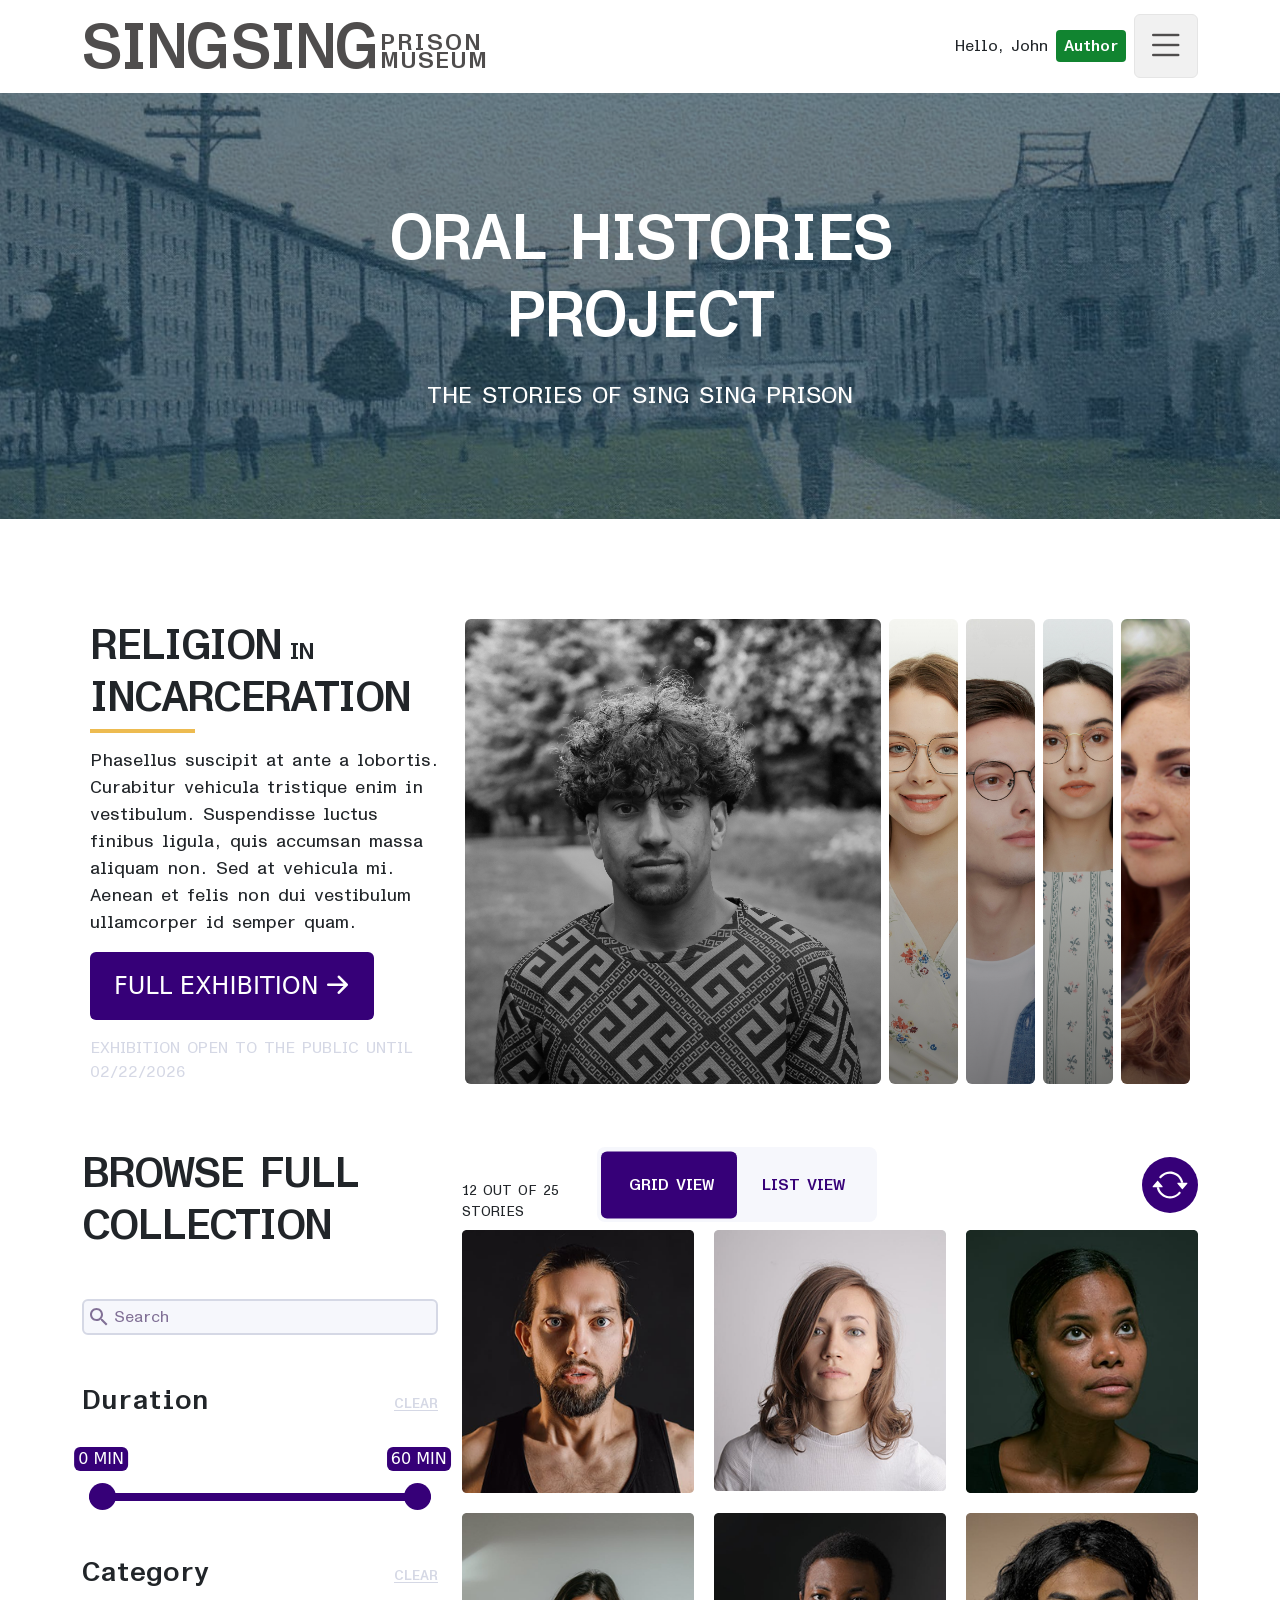
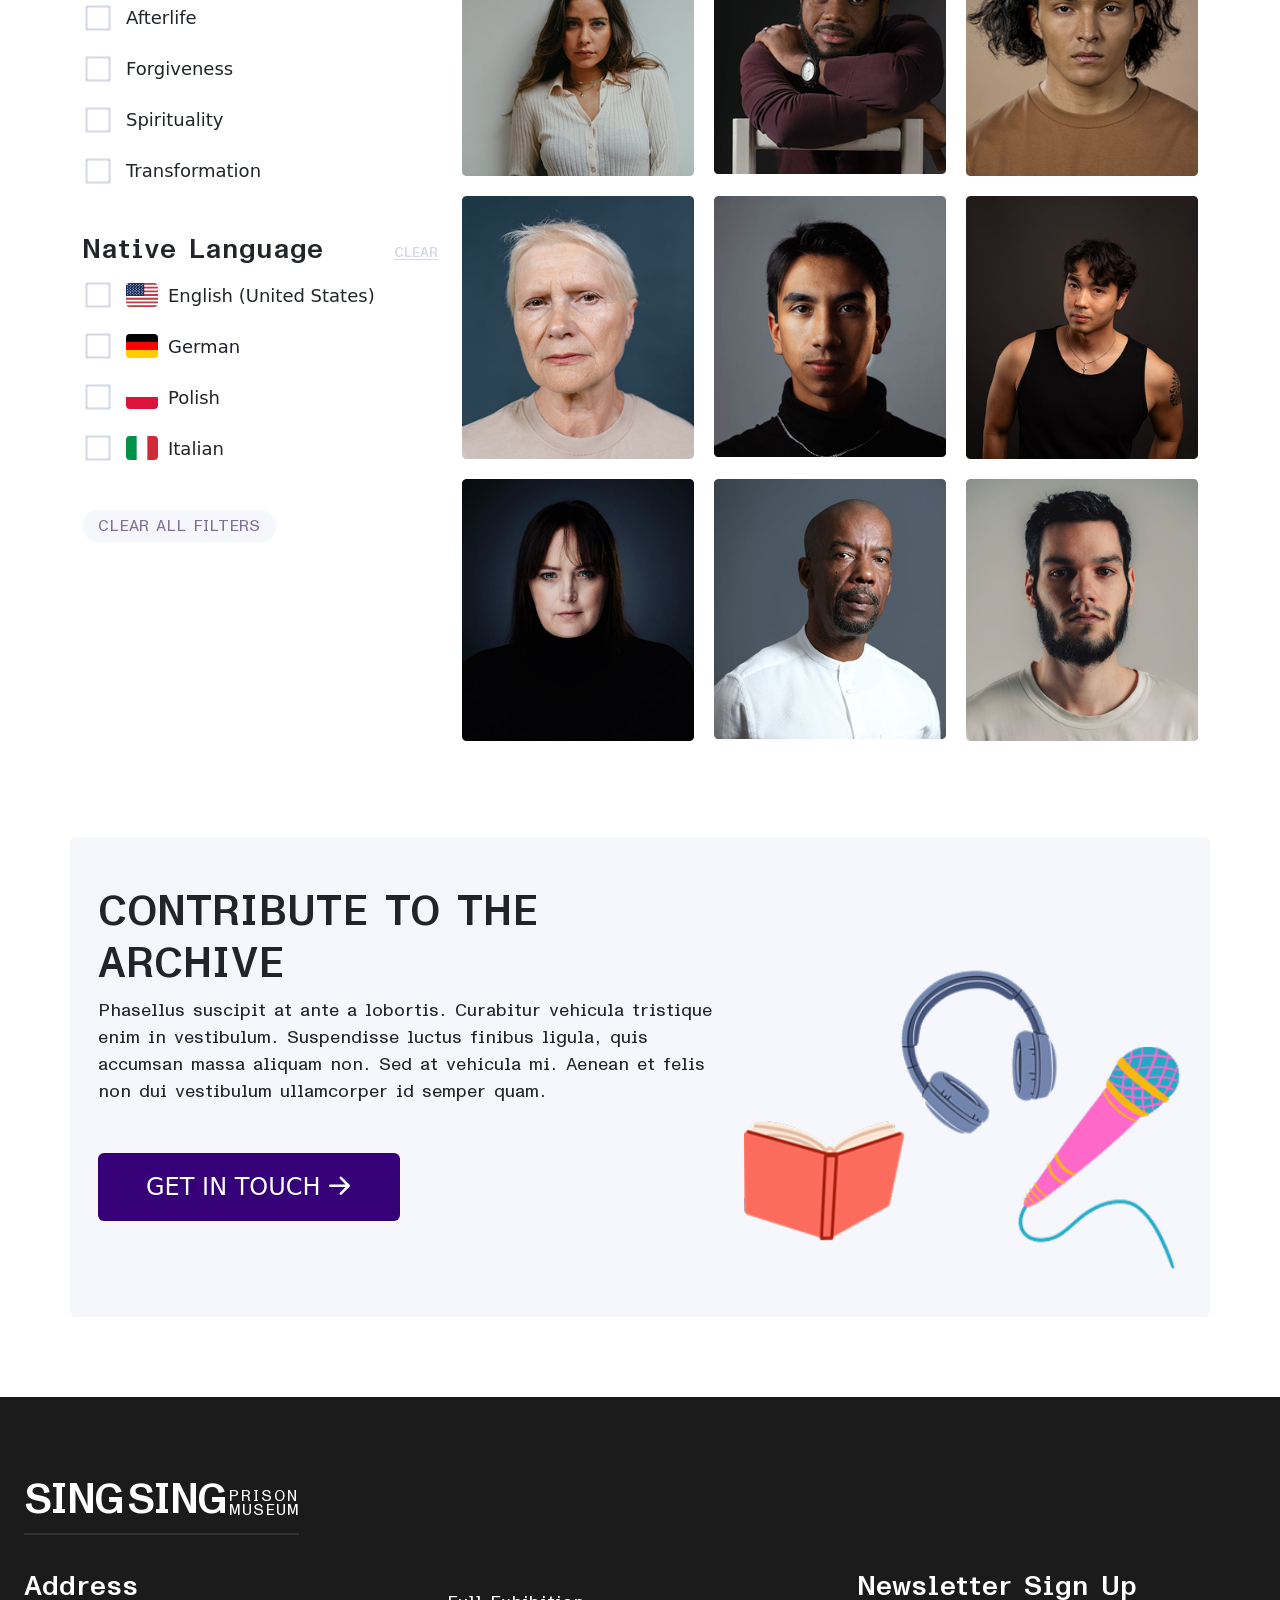
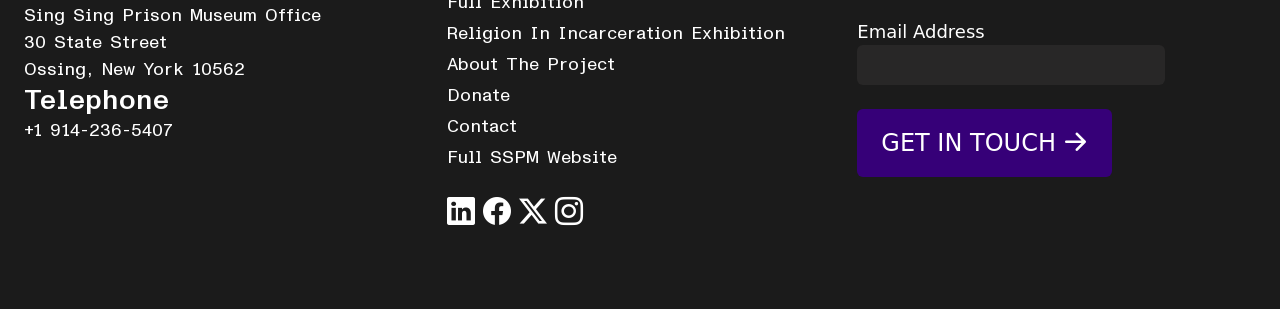
<file: front-ends/index.html>
<!DOCTYPE html>
<html lang="en">
<head>
  <meta charset="UTF-8">
  <title>Sing Sing Prison Museum</title>
  <link rel="stylesheet" href="bootstrap/css/bootstrap.min.css">
  <link rel="stylesheet" href="css/extended-bootstrap.css">
  <link rel="stylesheet" href="css/styles.css">
  <link rel="stylesheet" href="https://cdn.jsdelivr.net/npm/bootstrap-icons@1.13.1/font/bootstrap-icons.min.css">
</head>
<body>
  <header class="bg-white ">
    <div class="d-flex justify-content-between flex-wrap align-items-center py-2 container">
      <a class="d-flex align-items-end text-decoration-none pointer" href="index.html">
        <h1 class="grotesk-mono-bold letters-tight head-h1 fs-head text-grey">SING<span style="margin-left: 4px">SING</span></h1>
        <span class="grotesk-mono-bold letters-tight head-prison fs-md text-grey ms-1">
          <span style="letter-spacing: 2px">PRISON</span>
          <br />
          <span style="letter-spacing: 1px">MUSEUM</span>
        </span>
      </a>
      <div class="admin-info position-relative d-flex align-items-center gap-2">
        <span class="admin-name ms-0 ms-sm-auto grotesk-mono-reg">Hello, John</span>
        <span class="admin-title author ms-0 me-auto ms-sm-auto me-sm-auto grotesk-mono-bold text-white rounded-1 py-1 px-2">Author</span>
        <div class="rounded-2 hamburg-wrap bg-off-white d-flex justify-content-center align-items-center">
          <i class="bi bi-list text-grey fs-1"></i>
        </div>
        <div class="hamburg-popup position-absolute bg-off-white">
          <div class="list-unstyled hamburg-menu mb-0 w-100">
              <a class="w-100 h-100 d-block px-5 text-grey text-decoration-none text-grey   fs-md-sm text-start px-4 py-2  pointer" href="index.html">
                Home
              </a>
              <a class="w-100 h-100 d-block px-5 text-grey text-decoration-none text-grey   fs-md-sm text-start px-4 py-2  pointer" href="index.html">
                Exhibitions?
              </a>
                   <a class="w-100 h-100 d-block px-5 text-grey text-decoration-none text-grey   fs-md-sm text-start px-4 py-2  pointer" href="sign-in.html">
                Admin Login
              </a>
          </div>
        </div>
      </div>
    </div>
  </header>

<!-- Hero -->
<section class="hero w-100 h-auto d-flex flex-column justify-content-center position-relative align-items-center mb-15">
  <img class="h-auto position-absolute hero-paper" src="assets/hero-paper.png" alt="" />
  <img class="w-100 h-auto position-relative hero-img w-full object-fit-cover" src="assets/hero-bg.png" alt="historical prison"/>
  <div class="position-absolute text-center hero-text-wrap">
    <h2 class="grotesk-mono-bold letters-tight text-center text-white mb-1 mb-sm-4 fs-head ">ORAL HISTORIES PROJECT</h2>
    <span class="grotesk-mono-reg text-center fs-md text-white">THE STORIES OF SING SING PRISON</span>
  </div>

</section>

<section class="d-flex container mb-20">
  <div class="row religion-row gx-5 gx-xl-4 px-0 px-sm-2">
    <div class="col-12 col-xl-4 religion-text d-flex flex-column gap-3 gap-xxl-3 justify-content-between">
      <h3 class="fs-xl grotesk-mono-bold letters-tight religion-head">RELIGION<span class="fs-4"> IN </span>INCARCERATION</h3>
      <p class="fs-body mb-0">
        Phasellus suscipit at ante a lobortis. Curabitur vehicula tristique enim in vestibulum.
        Suspendisse luctus finibus ligula, quis accumsan massa aliquam non. Sed at vehicula mi.
        Aenean et felis non dui vestibulum ullamcorper id semper quam.
      </p>

      <button class="py-3 px-4 bg-purple border-0 rounded-2 text-white fs-4 text-decoration-none full-button"
      >FULL EXHIBITION <i class="bi bi-arrow-right-short"></i>
      </button>

      <span class="fs-6 text-grey-light">EXHIBITION OPEN TO THE PUBLIC UNTIL 02/22/2026</span>
    </div>
    <div class="col-12 col-xl-8 religion-people d-flex flex-md-row flex-column gap-2 mt-5 mt-xl-0">
      <div class="portrait active rounded-2" id="portrait-1">
        <img class="portrait-img" src="assets/portrait_1.jpg" alt="portrait-1"/>
      </div>
      <div class="portrait rounded-2" id="portrait-2">
        <img class="portrait-img" src="assets/portrait_2.jpg" alt="portrait-2"/>
      </div>
      <div class="portrait rounded-2" id="portrait-3">
        <img class="portrait-img" src="assets/portrait_3.jpg" alt="portrait-3"/>
      </div>
      <div class="portrait rounded-2" id="portrait-4">
        <img class="portrait-img" src="assets/portrait_4.jpg" alt="portrait-4"/>
      </div>
      <div class="portrait rounded-2" id="portrait-5">
        <img class="portrait-img" src="assets/portrait_5.jpg" alt="portrait-5"/>
      </div>
    </div>
  </div>
</section>

<section class="container">
  <div class="row gap-5 gap-md-0">
    <div class="col-12 col-md-4 d-flex flex-column gap-5">
      <h3 class="fs-xl grotesk-mono-bold letters-tight mb-0">BROWSE FULL COLLECTION</h3>

      <form onsubmit="return searchCollection()" method="get" class="w-100 position-relative d-flex">
        <label for="collection-search"></label>
        <input
          type="search"
          id="collection-search"
          name="q"
          placeholder="Search"
          class="search-bar rounded-2 w-100 bg-grey-extralight py-1"
        >
        <button type="submit" class="search-btn bg-transparent"></button>
      </form>

      <div class="duration-wrap position-relative">
        <h4 class="fs-lg grotesk-mono-bold mb-0 filter-title"
          >Duration<span class="filter-clear" id="duration-clear">CLEAR</span>
        </h4>

      <div class="slider-container">
        <div class="slider-track"></div>
        <label for="dur-slider-min" class="dur-slider-label min text-white bg-purple px-1 rounded-2 position-absolute text-nowrap">10 MIN</label>
        <input
          type="range"
          class="dur-range min"
          min="0"
          max="100"
          step="8.33"
          value="0"
          id="dur-slider-min"
          oninput="handleDurMin()"
        >
        <label for="dur-slider-max" class="dur-slider-label max text-white bg-purple px-1 rounded-2 position-absolute text-nowrap">60 MIN</label>
        <input
          type="range"
          class="dur-range max"
          min="0"
          max="100"
          step="8.33"
          value="99.96"
          id="dur-slider-max"
          oninput="handleDurMax()"
        >
      </div>
      </div>

      <div class="categories-wrap">
        <h4 class="fs-lg grotesk-mono-bold mb-0 filter-title mb-3"
          >Category<span class="filter-clear" id="category-clear">CLEAR</span>
        </h4>

        <div class="category-wrap ps-1 d-flex flex-column justify-content-between align-items-start gap-4">
          <div class="category d-flex align-items-center gap-3">
            <input type="checkbox" id="cat-afterlife" class="category-check rounded-2">
            <label for="cat-afterlife" class="category-label fs-body">Afterlife</label>
          </div>
          <div class="category d-flex align-items-center gap-3">
            <input type="checkbox" id="cat-forgiveness" class="category-check">
            <label for="cat-forgiveness" class="category-label fs-body">Forgiveness</label>
          </div>
          <div class="category d-flex align-items-center gap-3">
            <input type="checkbox" id="cat-spirituality" class="category-check">
            <label for="cat-spirituality" class="category-label fs-body">Spirituality</label>
          </div>
          <div class="category d-flex align-items-center gap-3">
            <input type="checkbox" id="cat-transformation" class="category-check">
            <label for="cat-transformation" class="category-label fs-body">Transformation</label>
          </div>
        </div>
      </div>

      <div class="categories-wrap">
        <h4 class="fs-lg grotesk-mono-bold mb-0 filter-title mb-3"
          >Native Language<span class="filter-clear" id="langauge-clear">CLEAR</span>
        </h4>

        <div class="category-wrap ps-1 d-flex flex-column justify-content-between align-items-start gap-4">
          <div class="category languages d-flex align-items-center gap-3">
            <input type="checkbox" id="lang-english" class="category-check rounded-2">
            <label for="lang-english" class="category-label fs-body english">English (United States)</label>
          </div>
          <div class="category languages d-flex align-items-center gap-3">
            <input type="checkbox" id="lang-german" class="category-check">
            <label for="lang-german" class="category-label fs-body german">German</label>
          </div>
          <div class="category languages d-flex align-items-center gap-3">
            <input type="checkbox" id="lang-polish" class="category-check">
            <label for="lang-polish" class="category-label fs-body polish">Polish</label>
          </div>
          <div class="category languages d-flex align-items-center gap-3">
            <input type="checkbox" id="lang-italian" class="category-check">
            <label for="lang-italian" class="category-label fs-body italian">Italian</label>
          </div>
        </div>
      </div>

      <span class="clear-all px-3 py-1 bg-grey-extralight user-select-none">CLEAR ALL FILTERS</span>
    </div>

    <div class="col-12 col-md-8 d-flex flex-column">
      <div class="d-flex flex-column flex-lg-row align-items-end justify-content-between mb-2 ps-0 ps-md-4 ps-lg-0 items-head">
        <span class="fs-xs mb-4 mb-lg-0 ms-0 me-auto">12 OUT OF 25 STORIES</span>
        <div class="d-flex align-items-center gap-md-5 justify-content-between w-100">
          <div class="view-select select-grid z-0 d-flex align-items-center bg-grey-extralight px-2 rounded-3 position-relative grotesk-mono-bold d-flex">
            <div class="selection-wrap z-2 position-relative active d-flex align-items-center" id="grid">
              <span class="px-4 position-relative user-select-none select-span">GRID VIEW</span>
            </div>
            <div class="selection-wrap z-2 position-relative d-flex align-items-center" id="list">
              <span class="px-4 position-relative user-select-none select-span">LIST VIEW</span>
            </div>
          </div>

          <div class="refresh bg-purple"></div>
        </div>
      </div>
      <div class="collection-items">
            <ul class="collection-ul ps-0 ps-md-4 ps-lg-0 grid"></ul>
      </div>
    </div>
  </div>
</section>

<section class="container my-10 ">
  <div class="contribute row py-5 px-3 px-lg-7 bg-grey-extralight rounded-2">
    <div class="col-12 col-lg-7 mb-5 mg-lg-auto  contribute-text d-flex flex-column justify-content-between">
      <h3 class="grotesk-mono-bold fs-xl">CONTRIBUTE TO THE ARCHIVE</h3>
      <p class="gotesk-reg fs-body mb-5">
        Phasellus suscipit at ante a lobortis. Curabitur vehicula tristique enim in vestibulum.
        Suspendisse luctus finibus ligula, quis accumsan massa aliquam non. Sed at vehicula mi.
        Aenean et felis non dui vestibulum ullamcorper id semper quam.
      </p>
      <button class="py-3 px-5 bg-purple border-0 rounded-2 text-white fs-4 text-decoration-none full-button"
      >GET IN TOUCH <i class="bi bi-arrow-right-short"></i>
      </button>
    </div>

    <div class="col-12 col-lg-5 mb-auto mb-lg-0 mt-auto d-flex justify-content-center justify-content-lg-end">
      <img class="contribute-icons" alt="Contribute Icons" src="./assets/contribute-icons.png">
    </div>
  </div>

</section>


<footer class="container-fluid bg-grey-dark py-9 ps-2 ps-md-4 px-lx-5 text-white">
        <div class="w-100 w-md-75 m-auto ps-3 ps-md-0 d-flex flex-column justify-content-between gap-4">
        <div class="d-flex align-items-end footer-title">
          <h1 class="grotesk-mono-bold letters-tight head-h1 fs-xl text-white">SING<span style="margin-left: 5px">SING</span></h1>
          <span class="grotesk-mono-reg letters-tight foot-prison fs-sm text-white ms-1">
            <span style="letter-spacing: 2px">PRISON</span>
            <br />
            <span style="letter-spacing: 1px">MUSEUM</span>
          </span>
        </div>
  <div class="row">
    <div class="col-12 col-md-4 my-3 my-md-0 order-1">
        <div>
          <h4 class="grotesk-mono-bold fs-footer-bold mb-0">Address<br /></h4>
          <span class="grotesk-reg fs-body">
            Sing Sing Prison Museum Office<br />
            30 State Street <br />
            Ossing, New York 10562
          </span>
        </div>

        <div>
          <h4 class="grotesk-mono-bold mt-4 mt-md-0 fs-footer-bold mb-0">Telephone<br /></h4>
          <span class="grotesk-reg fs-body">+1 914-236-5407</span>
        </div>
    </div>

    <div class="col-12 col-md-4 my-3 my-md-0 order-4 order-md-2">
      <div class="w-100 w-md-75 h-100 ps-md-0 mt-3 mt-md-0 m-auto d-flex flex-column justify-content-between">
        <ul class="list-unstyled footer-ul grotesk-reg fs-body pt-3 d-flex d-md-block flex-wrap gap-4 pe-2">
          <li><a href="" class="footer-link">Full Exhibition</a></li>
          <li><a href="" class="footer-link">Religion In Incarceration Exhibition</a></li>
          <li><a href="" class="footer-link">About The Project</a></li>
          <li><a href="" class="footer-link">Donate</a></li>
          <li><a href="" class="footer-link">Contact</a></li>
          <li><a href="" class="footer-link">Full SSPM Website</a></li>
        </ul>

        <div class="socials d-flex  justify-content-start gap-2">
          <a href="" class="social"><i class="footer-icon bi bi-linkedin fs-lg text-white"></i></a>
          <a href="" class="social"><i class="footer-icon bi bi-facebook fs-lg text-white"></i></a>
          <a href="" class="social"><i class="footer-icon bi bi-twitter-x fs-lg text-white"></i></a>
          <a href="" class="social"><i class="footer-icon bi bi-instagram fs-lg text-white"></i></a>
        </div>
      </div>

    </div>
     <div class="col-12 col-md-4 my-3 my-md-0 ps-3 ps-md-0 order-2">
        <div class="w-100 w-md-75 m-auto d-flex flex-column justify-content-start">
          <h4 class="grotesk-mono-bold fs-footer-bold mb-3">Newsletter Sign Up</h4>
          <form action="/send-email" method="post" class="d-flex flex-column">
            <label for="email" class="grotesk-reg fs-body">Email Address</label>
            <input type="email" id="email" name="email" class="w-75 ms-0 bg-grey-mid opacity-25 border-0 rounded-2 py-2">
            <button class="py-3 px-4 bg-purple border-0 rounded-2 mt-4 text-white fs-4 text-decoration-none full-button"
            >GET IN TOUCH <i class="bi bi-arrow-right-short"></i>
            </button>
          </form>
        </div>
      </div>

  </div>

  </div>
</footer>


<script src="js/header.js"></script>
<script src="bootstrap/js/bootstrap.bundle.min.js"></script>
<script src="js/main.js"></script>
</body>
</html>
</file>
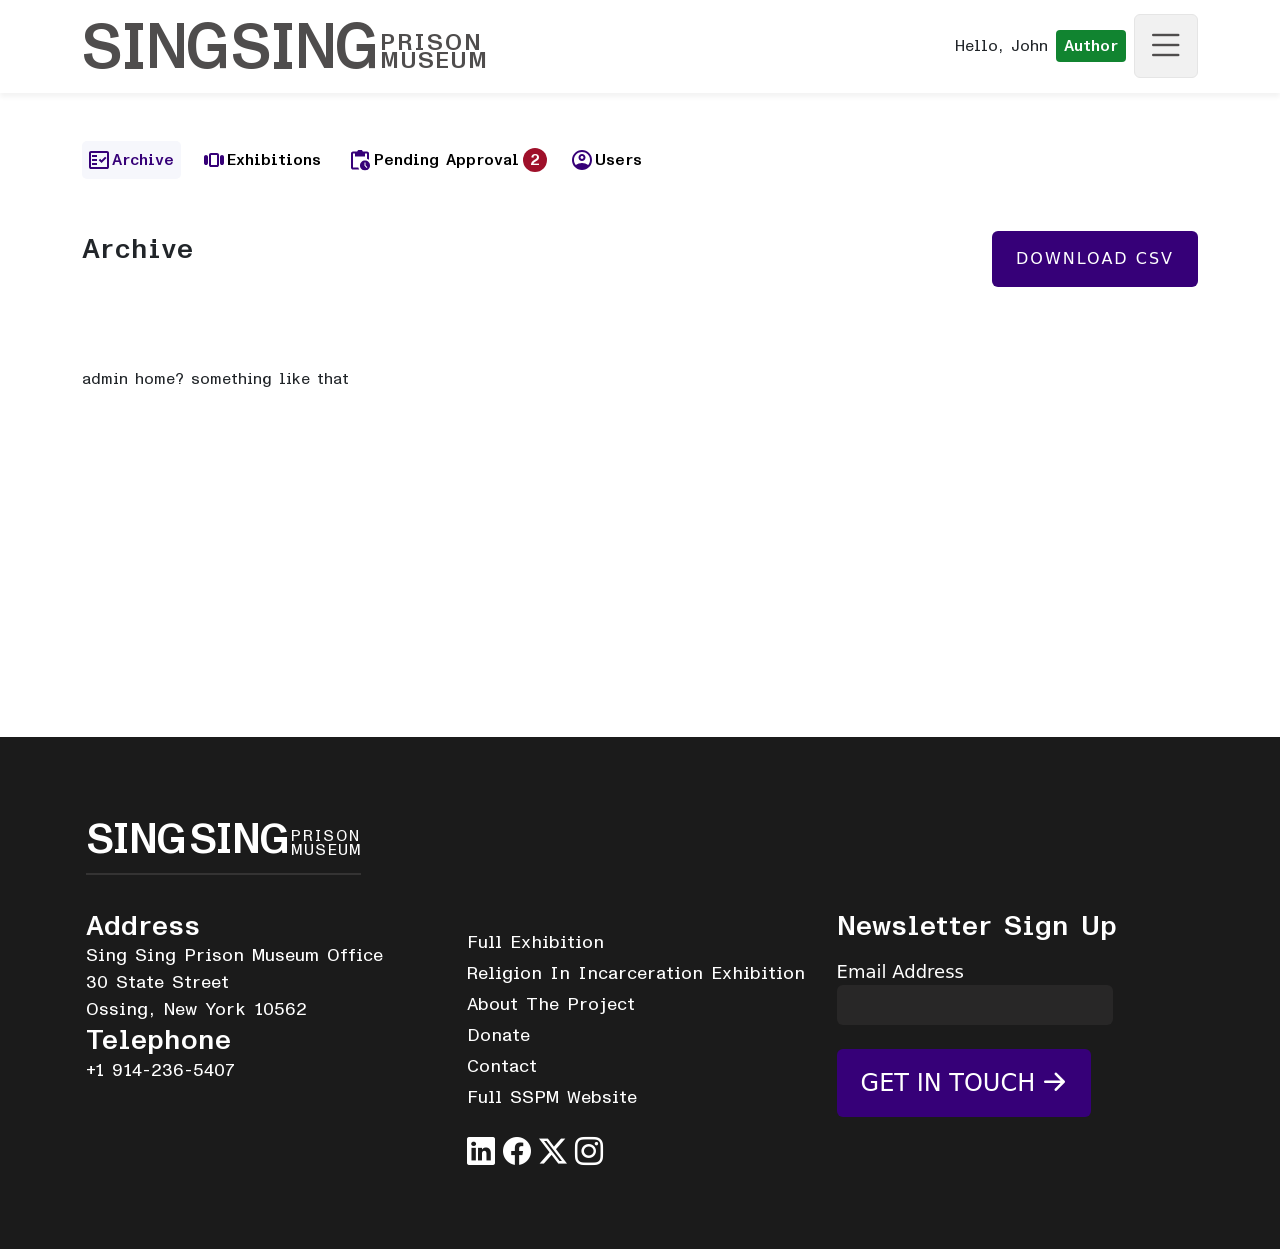
<file: front-ends/admin-home.html>
<!DOCTYPE html>
<html lang="en">
<head>
  <meta charset="UTF-8">
  <title>Admin Home</title>
  <link rel="stylesheet" href="bootstrap/css/bootstrap.min.css">
  <link rel="stylesheet" href="css/extended-bootstrap.css">
  <link rel="stylesheet" href="css/styles.css">
  <link rel="stylesheet" href="https://cdn.jsdelivr.net/npm/bootstrap-icons@1.13.1/font/bootstrap-icons.min.css">
</head>
<body>
  <!-- Header -->
  <header class="bg-white ">
    <div class="d-flex justify-content-between flex-wrap align-items-center py-2 container">
      <a class="d-flex align-items-end text-decoration-none pointer" href="index.html">
        <h1 class="grotesk-mono-bold letters-tight head-h1 fs-head text-grey">SING<span style="margin-left: 4px">SING</span></h1>
        <span class="grotesk-mono-bold letters-tight head-prison fs-md text-grey ms-1">
          <span style="letter-spacing: 2px">PRISON</span>
          <br />
          <span style="letter-spacing: 1px">MUSEUM</span>
        </span>
      </a>
      <div class="admin-info position-relative d-flex align-items-center gap-2">
        <span class="admin-name ms-0 ms-sm-auto grotesk-mono-reg">Hello, John</span>
        <span class="admin-title author ms-0 me-auto ms-sm-auto me-sm-auto grotesk-mono-bold text-white rounded-1 py-1 px-2">Author</span>
        <div class="rounded-2 hamburg-wrap bg-off-white d-flex justify-content-center align-items-center">
          <i class="bi bi-list text-grey fs-1"></i>
        </div>
        <div class="hamburg-popup position-absolute bg-off-white">
          <div class="list-unstyled hamburg-menu mb-0 w-100">
              <a class="w-100 h-100 d-block px-5 text-grey text-decoration-none text-grey   fs-md-sm text-start px-4 py-2  pointer" href="index.html">
                Home
              </a>
              <a class="w-100 h-100 d-block px-5 text-grey text-decoration-none text-grey   fs-md-sm text-start px-4 py-2  pointer" href="index.html">
                Exhibitions?
              </a>
                   <a class="w-100 h-100 d-block px-5 text-grey text-decoration-none text-grey   fs-md-sm text-start px-4 py-2  pointer" href="sign-in.html">
                Admin Login
              </a>
          </div>
        </div>
      </div>
    </div>
  </header>



  <section class="container">
    <!-- Tabs row -->
    <div class="row">
      <div class="selections admin mt-5 d-flex flex-wrap text-black justify-content-start align-items-center gap-3 pb-2">
        <span class="archive grotesk-mono-bold selected">Archive</span>
        <span class="exhibitions grotesk-mono-bold">Exhibitions</span>
        <span class="pending-approval grotesk-mono-bold">Pending Approval</span>
        <span class="users grotesk-mono-bold">Users</span>
      </div>
    </div>

    <div class="row justify-content-between mt-4">
      <div class="col-12 d-flex justify-content-between align-items-center">
        <h2 class="grotesk-mono-bold fs-lg mb-0">Archive</h2>
        <button id="download-csv" class="bg-purple admin-btn letters-spaced text-white fs-sm grotesk-mono-reg px-4 py-3 rounded-2">DOWNLOAD CSV</button>
      </div>
    </div>

    <!-- Content row -->
    <div class="row home">
      <div class="col-6 mt-10">
        <p>admin home? something like that </p>
      </div>
    </div>

  </section>

<!-- Footer -->
<footer class="container-fluid py-9 ps-2 ps-md-4 bg-grey-dark text-white position-relative">
        <div class="footer-wrap m-auto ps-3 ps-md-0 d-flex flex-column justify-content-between gap-4">
        <div class="d-flex align-items-end footer-title">
          <h1 class="grotesk-mono-bold letters-tight head-h1 fs-xl text-white">SING<span style="margin-left: 5px">SING</span></h1>
          <span class="grotesk-mono-reg letters-tight foot-prison fs-sm text-white ms-1">
            <span style="letter-spacing: 2px">PRISON</span>
            <br />
            <span style="letter-spacing: 1px">MUSEUM</span>
          </span>
        </div>
  <div class="row">
    <div class="col-12 col-md-4 my-3 my-md-0 order-1">
        <div>
          <h4 class="grotesk-mono-bold fs-footer-bold mb-0">Address<br /></h4>
          <span class="grotesk-reg fs-body">
            Sing Sing Prison Museum Office<br />
            30 State Street <br />
            Ossing, New York 10562
          </span>
        </div>

        <div>
          <h4 class="grotesk-mono-bold mt-4 mt-md-0 fs-footer-bold mb-0">Telephone<br /></h4>
          <span class="grotesk-reg fs-body">+1 914-236-5407</span>
        </div>
    </div>

    <div class="col-12 col-md-4 my-3 my-md-0 order-4 order-md-2">
      <div class="w-100 w-md-75 h-100 ps-md-0 mt-3 mt-md-0 m-auto d-flex flex-column justify-content-between">
        <ul class="list-unstyled footer-ul grotesk-reg fs-body pt-3 d-flex d-md-block flex-wrap gap-4 pe-2">
          <li><a href="" class="footer-link">Full Exhibition</a></li>
          <li><a href="" class="footer-link">Religion In Incarceration Exhibition</a></li>
          <li><a href="" class="footer-link">About The Project</a></li>
          <li><a href="" class="footer-link">Donate</a></li>
          <li><a href="" class="footer-link">Contact</a></li>
          <li><a href="" class="footer-link">Full SSPM Website</a></li>
        </ul>

        <div class="socials d-flex  justify-content-start gap-2">
          <a href="" class="social"><i class="footer-icon bi bi-linkedin fs-lg text-white"></i></a>
          <a href="" class="social"><i class="footer-icon bi bi-facebook fs-lg text-white"></i></a>
          <a href="" class="social"><i class="footer-icon bi bi-twitter-x fs-lg text-white"></i></a>
          <a href="" class="social"><i class="footer-icon bi bi-instagram fs-lg text-white"></i></a>
        </div>
      </div>

    </div>
     <div class="col-12 col-md-4 my-3 my-md-0 ps-3 ps-md-0 order-2">
        <div class="w-100 w-md-75 m-auto d-flex flex-column justify-content-start">
          <h4 class="grotesk-mono-bold fs-footer-bold mb-3">Newsletter Sign Up</h4>
          <form action="/send-email" method="post" class="d-flex flex-column">
            <label for="email" class="grotesk-reg fs-body">Email Address</label>
            <input type="email" id="email" name="email" class="w-75 ms-0 bg-grey-mid opacity-25 border-0 rounded-2 py-2">
            <button class="py-3 px-4 bg-purple border-0 rounded-2 mt-4 text-white fs-4 text-decoration-none full-button"
            >GET IN TOUCH <i class="bi bi-arrow-right-short"></i>
            </button>
          </form>
        </div>
      </div>

  </div>

  </div>
</footer>

<script src="js/header.js"></script>
</body>
</html>
</file>
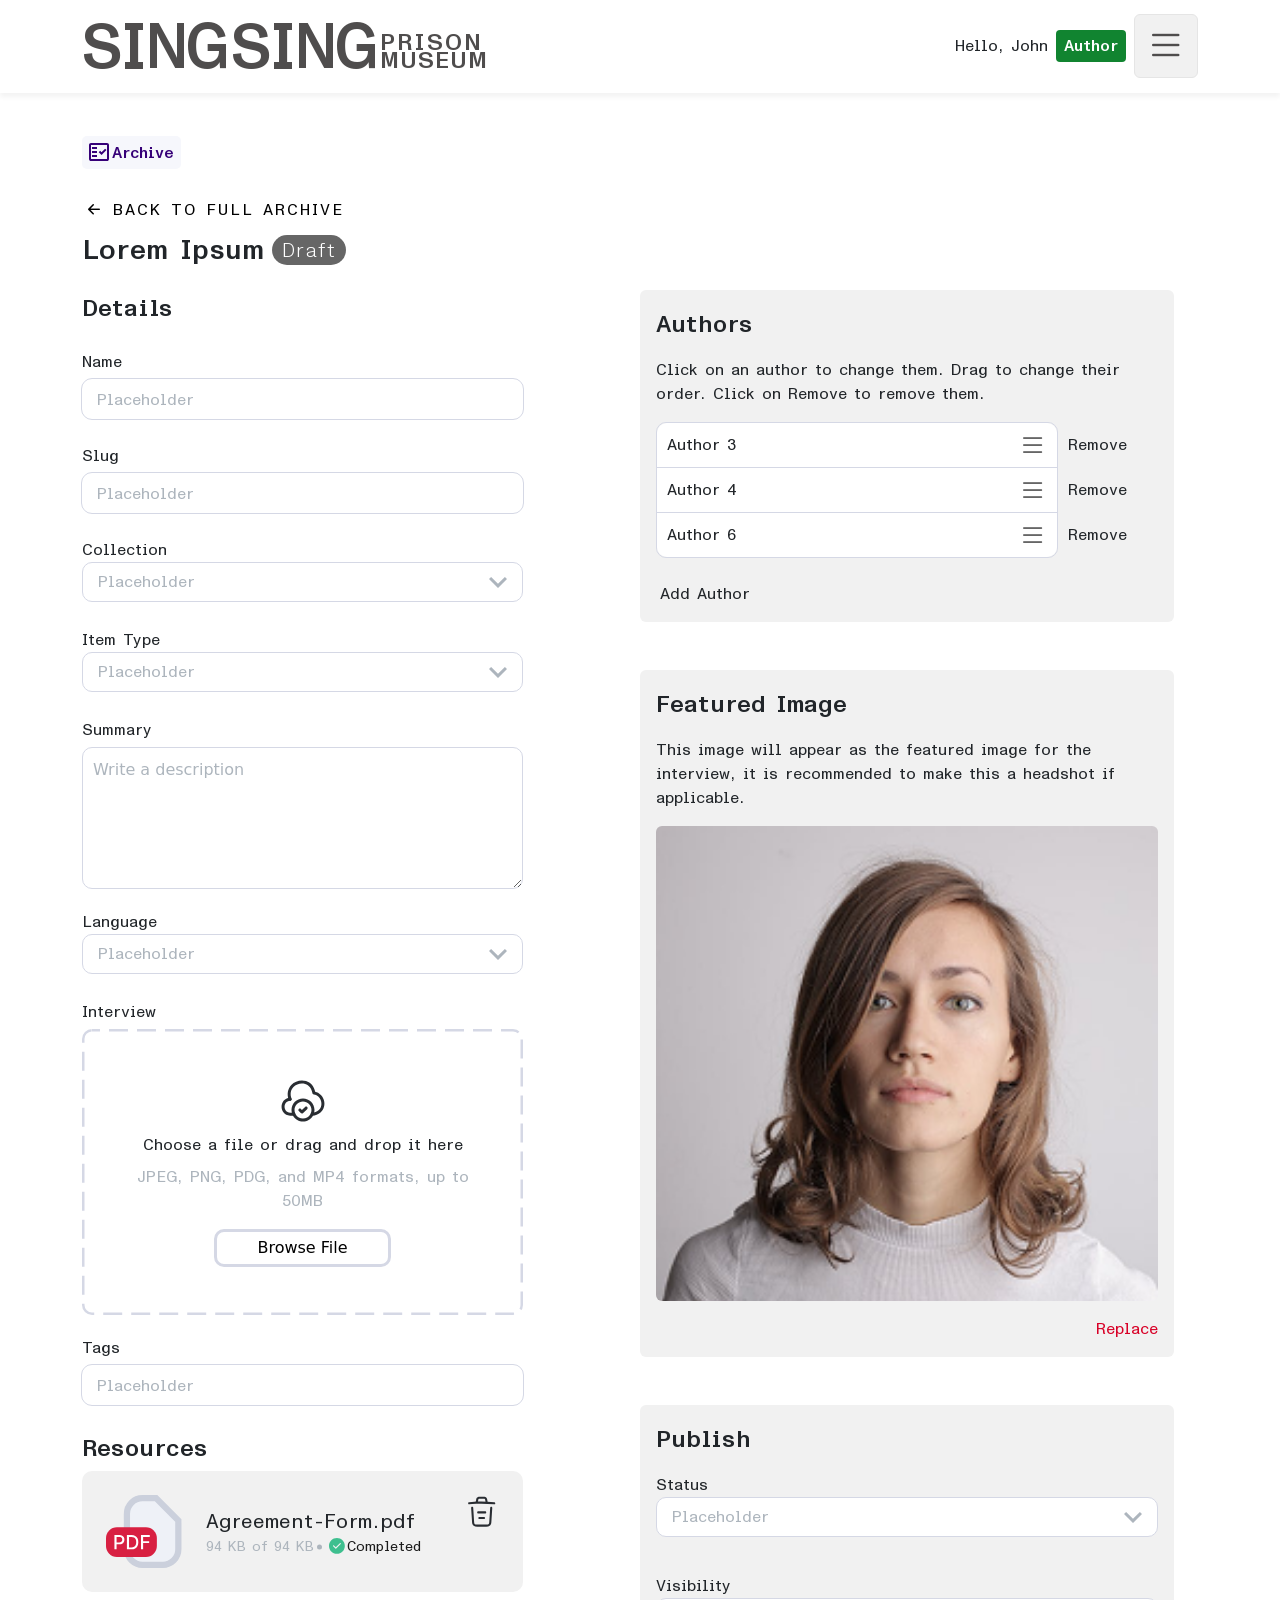
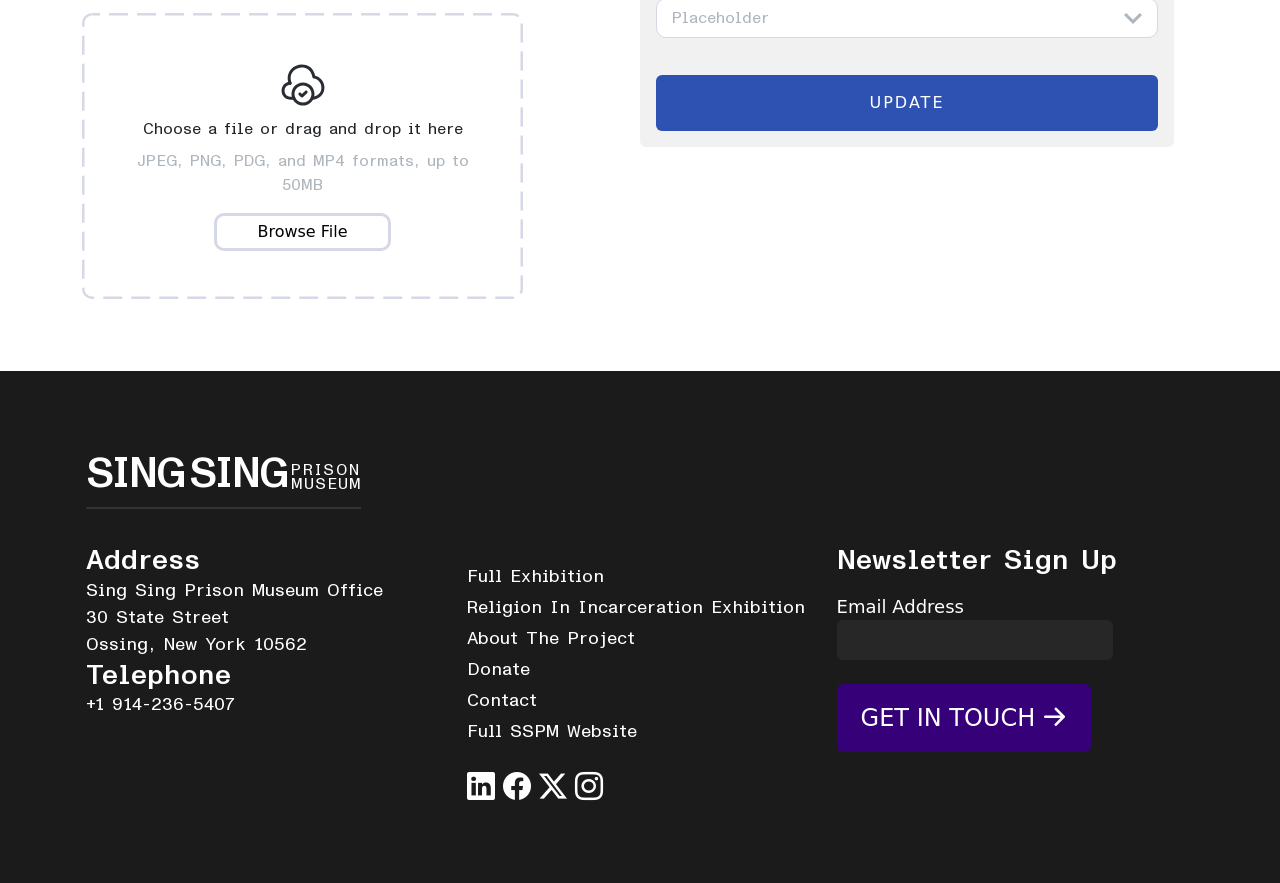
<file: front-ends/author-draft.html>
<!DOCTYPE html>
<html lang="en">
<head>
  <meta charset="UTF-8">
  <title>Admin Archive</title>
  <link rel="stylesheet" href="bootstrap/css/bootstrap.min.css">
  <link rel="stylesheet" href="css/extended-bootstrap.css">
  <link rel="stylesheet" href="css/styles.css">
  <link rel="stylesheet" href="https://cdn.jsdelivr.net/npm/bootstrap-icons@1.13.1/font/bootstrap-icons.min.css">
</head>
<body>
  <!-- Header -->
  <header class="bg-white ">
    <div class="d-flex justify-content-between flex-wrap align-items-center py-2 container">
      <a class="d-flex align-items-end text-decoration-none pointer" href="index.html">
        <h1 class="grotesk-mono-bold letters-tight head-h1 fs-head text-grey">SING<span style="margin-left: 4px">SING</span></h1>
        <span class="grotesk-mono-bold letters-tight head-prison fs-md text-grey ms-1">
          <span style="letter-spacing: 2px">PRISON</span>
          <br />
          <span style="letter-spacing: 1px">MUSEUM</span>
        </span>
      </a>
      <div class="admin-info position-relative d-flex align-items-center gap-2">
        <span class="admin-name ms-0 ms-sm-auto grotesk-mono-reg">Hello, John</span>
        <span class="admin-title author ms-0 me-auto ms-sm-auto me-sm-auto grotesk-mono-bold text-white rounded-1 py-1 px-2">Author</span>
        <div class="rounded-2 hamburg-wrap bg-off-white d-flex justify-content-center align-items-center">
          <i class="bi bi-list text-grey fs-1"></i>
        </div>
        <div class="hamburg-popup position-absolute bg-off-white">
          <div class="list-unstyled hamburg-menu mb-0 w-100">
              <a class="w-100 h-100 d-block px-5 text-grey text-decoration-none text-grey   fs-md-sm text-start px-4 py-2  pointer" href="index.html">
                Home
              </a>
              <a class="w-100 h-100 d-block px-5 text-grey text-decoration-none text-grey   fs-md-sm text-start px-4 py-2  pointer" href="index.html">
                Exhibitions?
              </a>
                   <a class="w-100 h-100 d-block px-5 text-grey text-decoration-none text-grey   fs-md-sm text-start px-4 py-2  pointer" href="sign-in.html">
                Admin Login
              </a>
          </div>
        </div>
      </div>
    </div>
  </header>


  <section class="container draft">
    <div class="row">
      <div class="selections admin mt-5">
        <span class="archive grotesk-mono-bold selected">Archive</span>
      </div>
    </div>
    <div class="row mt-4">
      <div class="col-12">
        <a class="text-start text-black text-decoration-none" href="">
          <i class="bi bi-arrow-left-short fs-md draft-back-arrow"></i>
          <span class="letters-spaced fs-sm grotesk-mono-reg">BACK TO FULL ARCHIVE</span>
        </a>
      </div>
      <div class="row mt-2">
        <h2 class="fs-lg grotesk-mono-bold text-start draft-title position-relative">Lorem Ipsum</h2>
      </div>
      <div class="row justify-content-between mt-3">
        <div class="col-12 col-lg-5">
          <span class="text-start fs-md grotesk-mono-bold">Details</span>

          <!-- Details form -->
          <form class="details-form mt-4">
            <label for="name">Name</label>
            <input type="text" id="name" placeholder="Placeholder">

            <label for="slug">Slug</label>
            <input type="text" id="slug" placeholder="Placeholder">

            <!-- Collection dropdown input -->
            <div class="draft-dropdown-wrap" id="collection">
              <span class="dropdown-title fs-sm">Collection</span>
              <div class="dropdown-placeholder d-flex justify-content-between">
                <span>Placeholder</span>

                <!-- Arrow -->
                <svg width="18" height="12" viewBox="0 0 12 8" fill="none" xmlns="http://www.w3.org/2000/svg">
                  <path d="M10.59 0L6 4.58L1.41 0L0 1.41L6 7.41L12 1.41L10.59 0Z" fill="#ADB5BD"/>
                </svg>
              </div>
              <div class="draft-dropdown">
                <div class="dropdown-item-wrap">
                  <input type="radio" class="draft-dropdown-item" id="collection-1" value="collection-1" name="collection">
                  <label for="collection-1" class="dropdown-item-label">Collection 1</label>
                </div>

                <div class="dropdown-item-wrap">
                  <input type="radio" class="draft-dropdown-item" id="collection-2" value="collection-2" name="collection">
                  <label for="collection-2" class="dropdown-item-label">Collection 2</label>
                </div>

                <div class="dropdown-item-wrap">
                  <input type="radio" class="draft-dropdown-item" id="collection-3" value="collection-3" name="collection">
                  <label for="collection-3" class="dropdown-item-label">Collection 3</label>
                </div>

                <div class="dropdown-item-wrap">
                  <input type="radio" class="draft-dropdown-item" id="collection-4" value="collection-4" name="collection">
                  <label for="collection-4" class="dropdown-item-label">Collection 4</label>
                </div>
              </div>
            </div>

            <!-- Item type dropdown input -->
            <div class="draft-dropdown-wrap" id="item-type">
              <span class="dropdown-title fs-sm">Item Type</span>
              <div class="dropdown-placeholder d-flex justify-content-between">
                <span>Placeholder</span>

                <!-- Arrow -->
                <svg width="18" height="12" viewBox="0 0 12 8" fill="none" xmlns="http://www.w3.org/2000/svg">
                  <path d="M10.59 0L6 4.58L1.41 0L0 1.41L6 7.41L12 1.41L10.59 0Z" fill="#ADB5BD"/>
                </svg>
              </div>

              <div class="draft-dropdown">
                <div class="dropdown-item-wrap">
                  <input type="radio" class="draft-dropdown-item" id="type-1" value="type-1" name="item-type">
                  <label for="type-1" class="dropdown-item-label">Type 1</label>
                </div>

                <div class="dropdown-item-wrap">
                  <input type="radio" class="draft-dropdown-item" id="type-2" value="type-2" name="item-type">
                  <label for="type-2" class="dropdown-item-label">Type 2</label>
                </div>

                <div class="dropdown-item-wrap">
                  <input type="radio" class="draft-dropdown-item" id="type-3" value="type-3" name="item-type">
                  <label for="type-3" class="dropdown-item-label">Type 3</label>
                </div>

                <div class="dropdown-item-wrap">
                  <input type="radio" class="draft-dropdown-item" id="type-4" value="type-4" name="item-type">
                  <label for="type-4" class="dropdown-item-label">Type 4</label>
                </div>
              </div>
            </div>



            <label for="summary">Summary</label>
            <textarea
              rows="5"
              cols="50"
              name="summary"
              id="summary"
              placeholder="Write a description"
              class="mb-3"
            ></textarea>

            <!-- Language dropdown input -->
            <div class="draft-dropdown-wrap" id="language">
              <span class="dropdown-title fs-sm">Language</span>
              <div class="dropdown-placeholder d-flex justify-content-between">
                <span>Placeholder</span>
                <svg width="18" height="12" viewBox="0 0 12 8" fill="none" xmlns="http://www.w3.org/2000/svg">
                  <path d="M10.59 0L6 4.58L1.41 0L0 1.41L6 7.41L12 1.41L10.59 0Z" fill="#ADB5BD"/>
                </svg>
              </div>
              <div class="draft-dropdown">
                <div class="dropdown-item-wrap">
                  <input type="radio" class="draft-dropdown-item" id="language-1" value="language-1" name="language">
                  <label for="language-1" class="dropdown-item-label">Language 1</label>
                </div>

                <div class="dropdown-item-wrap">
                  <input type="radio" class="draft-dropdown-item" id="language-2" value="language-2" name="language">
                  <label for="language-2" class="dropdown-item-label">Language 2</label>
                </div>

                <div class="dropdown-item-wrap">
                  <input type="radio" class="draft-dropdown-item" id="language-3" value="language-3" name="language">
                  <label for="language-3" class="dropdown-item-label">Language 3</label>
                </div>

                <div class="dropdown-item-wrap">
                  <input type="radio" class="draft-dropdown-item" id="language-4" value="language-4" name="language">
                  <label for="language-4" class="dropdown-item-label">Language 4</label>
                </div>
              </div>
            </div>


            <span class="grotesk-reg">Interview</span>
            <!-- Interview file drop -->
            <div class="file-drop interview d-flex flex-column gap-2 justify-content-center align-items-center p-5 position-relative mb-3" id="drop-zone-interview">
              <!-- Upload icon -->
              <svg width="48" height="48" viewBox="0 0 48 48" fill="none" xmlns="http://www.w3.org/2000/svg">
                <path d="M14.9204 38.6796H11.0803C5.20041 38.2596 2.56055 33.7397 2.56055 29.7197C2.56055 25.6997 5.20044 21.1598 10.9804 20.7598C11.8004 20.6798 12.5203 21.3198 12.5803 22.1598C12.6403 22.9798 12.0204 23.6998 11.1804 23.7598C7.30049 24.0398 5.56051 26.9597 5.56051 29.7397C5.56051 32.5197 7.30049 35.4396 11.1804 35.7196H14.9204C15.7404 35.7196 16.4204 36.3996 16.4204 37.2196C16.4204 38.0396 15.7404 38.6796 14.9204 38.6796Z" fill="#292D32"/>
                <path d="M33.3395 38.6795C33.2995 38.6795 33.2795 38.6795 33.2395 38.6795C32.4195 38.6795 31.6596 37.9995 31.6596 37.1795C31.6596 36.3195 32.2996 35.6795 33.1396 35.6795C35.5995 35.6795 37.7995 34.8195 39.5195 33.2795C42.6395 30.5596 42.8394 26.6396 41.9994 23.8797C41.1595 21.1397 38.8195 17.9997 34.7395 17.4997C34.0795 17.4197 33.5595 16.9197 33.4395 16.2597C32.6395 11.4598 30.0596 8.13983 26.1396 6.93985C22.0997 5.67986 17.3797 6.91984 14.4397 9.99981C11.5797 12.9798 10.9198 17.1597 12.5797 21.7597C12.8597 22.5397 12.4598 23.3996 11.6798 23.6796C10.8999 23.9596 10.0398 23.5597 9.75983 22.7797C7.73985 17.1397 8.65986 11.7398 12.2798 7.93983C15.9798 4.05988 21.9197 2.51988 27.0196 4.07986C31.6996 5.51985 34.9995 9.3798 36.1995 14.7397C40.2794 15.6597 43.5594 18.7597 44.8594 23.0397C46.2794 27.6996 44.9994 32.4996 41.4995 35.5395C39.2795 37.5395 36.3795 38.6795 33.3395 38.6795Z" fill="#292D32"/>
                <path d="M23.9999 44.5596C19.9799 44.5596 16.22 42.4196 14.16 38.9596C13.94 38.6196 13.72 38.2196 13.54 37.7796C12.86 36.3596 12.5 34.7397 12.5 33.0597C12.5 26.7198 17.6599 21.5598 23.9999 21.5598C30.3398 21.5598 35.4997 26.7198 35.4997 33.0597C35.4997 34.7597 35.1398 36.3596 34.4198 37.8396C34.2598 38.2196 34.0398 38.6196 33.7998 38.9996C31.7798 42.4196 28.0198 44.5596 23.9999 44.5596ZM23.9999 24.5598C19.3199 24.5598 15.5 28.3797 15.5 33.0597C15.5 34.2997 15.76 35.4596 16.26 36.5196C16.42 36.8596 16.5599 37.1396 16.7199 37.3996C18.2399 39.9796 21.0199 41.5596 23.9798 41.5596C26.9398 41.5596 29.7198 39.9796 31.2198 37.4396C31.3998 37.1396 31.5598 36.8596 31.6798 36.5796C32.2198 35.4796 32.4798 34.3197 32.4798 33.0797C32.4998 28.3797 28.6798 24.5598 23.9999 24.5598Z" fill="#292D32"/>
                <path d="M22.8598 36.5395C22.4798 36.5395 22.0998 36.3995 21.7998 36.0995L19.8198 34.1195C19.2398 33.5395 19.2398 32.5795 19.8198 31.9995C20.3998 31.4195 21.3597 31.4195 21.9397 31.9995L22.8998 32.9595L26.0997 29.9996C26.7197 29.4396 27.6597 29.4796 28.2197 30.0795C28.7797 30.6795 28.7397 31.6396 28.1397 32.1995L23.8798 36.1395C23.5798 36.3995 23.2198 36.5395 22.8598 36.5395Z" fill="#292D32"/>
              </svg>
              <span class="grotesk-reg w-auto text-center">Choose a file or drag and drop it here</span>
              <span class="grotesk-reg w-auto text-center file-info">JPEG, PNG, PDG, and MP4 formats, up to 50MB</span>
              <!-- File input -->
              <input
                type="file"
                id="file-input-interview"
                accept="image/png, image/jpeg, video/mp4"
                class="d-none"
              />
              <!-- Browse button -->
              <button class="file-input-btn interview py-1 px-8 mt-2">Browse File</button>
            </div>

            <label for="tags">Tags</label>
            <input type="text" id="tags" placeholder="Placeholder"/>

            <span class="text-start fs-md grotesk-mono-bold">Resources</span>
            <!-- Resource file preview -->
            <div class="resource-view bg-off-white d-flex flex-column flex-sm-row gap-2 gap-sm-4 p-4 position-relative">
              <!-- File icon -->
              <svg width="76" height="73" viewBox="0 0 76 73" fill="none" class="resource-svg" xmlns="http://www.w3.org/2000/svg">
                <path d="M36.4961 3.11523L50.0039 3.11523L72.3428 25.4541L72.3428 54.2236C72.3426 62.8258 65.3688 69.7988 56.7666 69.7988H36.4961C27.8939 69.7988 20.9201 62.8258 20.9199 54.2236L20.9199 18.6914C20.9199 10.0891 27.8938 3.11523 36.4961 3.11523Z" fill="#EEF1F7" stroke="#CBD0DC" stroke-width="6.23035"/>
                <rect y="32.2179" width="50.8704" height="29.6744" rx="10.9031" fill="#D82042"/>
                <path d="M8.43066 54.2618L8.43066 40.0797H13.4858C14.5891 40.0797 15.5032 40.2805 16.228 40.6822C16.9528 41.0838 17.4953 41.6332 17.8554 42.3303C18.2155 43.0228 18.3955 43.803 18.3955 44.6709C18.3955 45.5434 18.2131 46.3282 17.8484 47.0253C17.4883 47.7178 16.9436 48.2672 16.2142 48.6734C15.4894 49.0751 14.5776 49.2759 13.4789 49.2759H10.0026V47.4616H13.285C13.9821 47.4616 14.5476 47.3416 14.9816 47.1015C15.4155 46.8568 15.7341 46.5244 15.9372 46.1043C16.1403 45.6842 16.2419 45.2064 16.2419 44.6709C16.2419 44.1354 16.1403 43.6598 15.9372 43.2444C15.7341 42.8289 15.4132 42.5034 14.9746 42.268C14.5407 42.0325 13.9682 41.9148 13.2573 41.9148H10.5704L10.5704 54.2618H8.43066Z" fill="white"/>
                <path d="M25.4952 54.2618H20.904L20.904 40.0797H25.6406C27.0302 40.0797 28.2236 40.3636 29.2207 40.9315C30.2179 41.4947 30.982 42.3049 31.5129 43.3621C32.0484 44.4147 32.3161 45.6773 32.3161 47.15C32.3161 48.6273 32.0461 49.8968 31.5059 50.9586C30.9704 52.0204 30.1948 52.8376 29.1792 53.41C28.1636 53.9778 26.9355 54.2618 25.4952 54.2618ZM23.0438 52.3921H25.3775C26.4577 52.3921 27.3557 52.1889 28.0712 51.7827C28.7868 51.3718 29.3223 50.7786 29.6778 50.003C30.0333 49.2228 30.211 48.2718 30.211 47.15C30.211 46.0374 30.0333 45.0933 29.6778 44.3177C29.3269 43.5421 28.8029 42.9535 28.1058 42.5519C27.4087 42.1502 26.5431 41.9494 25.509 41.9494H23.0438L23.0438 52.3921Z" fill="white"/>
                <path d="M34.977 54.2618V40.0797L43.7715 40.0797V41.9217L37.1168 41.9217V46.2428L43.1414 46.2428V48.0779L37.1168 48.0779V54.2618H34.977Z" fill="white"/>
              </svg>

              <div class="resource-title d-flex flex-column justify-content-center align-items-start">
                <span class="fs-md-sm grotesk-reg text-start">Agreement-Form.pdf</span>
                <span class="fs-xs resource-size text-start">94 KB of 94 KB <span class="resource-check">Completed</span> </span>
              </div>

              <svg width="34" height="34" viewBox="0 0 34 34" class="trash" fill="none" xmlns="http://www.w3.org/2000/svg">
                <path d="M29.2268 9.36623C29.199 9.36623 29.1572 9.36623 29.1155 9.36623C21.7532 8.62861 14.4049 8.35027 7.12619 9.08788L4.28706 9.36623C3.70254 9.4219 3.1876 9.00438 3.13193 8.41985C3.07626 7.83533 3.49378 7.33431 4.06439 7.27864L6.90351 7.00029C14.3075 6.24876 21.8089 6.54102 29.3242 7.27864C29.8948 7.33431 30.3123 7.84925 30.2567 8.41985C30.2149 8.96263 29.7557 9.36623 29.2268 9.36623Z" fill="#292D32"/>
                <path d="M11.83 7.96064C11.7743 7.96064 11.7186 7.96064 11.6491 7.94672C11.0924 7.8493 10.7027 7.30653 10.8001 6.74984L11.1063 4.92668C11.329 3.59062 11.6351 1.73962 14.8779 1.73962L18.5242 1.73962C21.7808 1.73962 22.087 3.66021 22.2958 4.94059L22.6019 6.74984C22.6994 7.32045 22.3097 7.86322 21.753 7.94672C21.1824 8.04414 20.6396 7.65446 20.5561 7.09777L20.2499 5.28853C20.0551 4.07772 20.0133 3.84113 18.5381 3.84113L14.8918 3.84113C13.4166 3.84113 13.3887 4.03597 13.18 5.27461L12.8599 7.08385C12.7764 7.59879 12.331 7.96064 11.83 7.96064Z" fill="#292D32"/>
                <path d="M21.1684 31.6616L12.2335 31.6616C7.37636 31.6616 7.18152 28.9756 7.02843 26.8045L6.12381 12.7898C6.08206 12.2192 6.52741 11.7182 7.09802 11.6764C7.68254 11.6486 8.16964 12.08 8.2114 12.6507L9.11602 26.6653C9.26911 28.7808 9.32478 29.574 12.2335 29.574L21.1684 29.574C24.091 29.574 24.1467 28.7808 24.2858 26.6653L25.1905 12.6507C25.2322 12.08 25.7332 11.6486 26.3038 11.6764C26.8744 11.7182 27.3198 12.2053 27.278 12.7898L26.3734 26.8045C26.2203 28.9756 26.0255 31.6616 21.1684 31.6616Z" fill="#292D32"/>
                <path d="M19.0113 24.0073H14.3768C13.8062 24.0073 13.333 23.5341 13.333 22.9635C13.333 22.3929 13.8062 21.9197 14.3768 21.9197H19.0113C19.5819 21.9197 20.055 22.3929 20.055 22.9635C20.055 23.5341 19.5819 24.0073 19.0113 24.0073Z" fill="#292D32"/>
                <path d="M20.1802 18.4403H13.2215C12.6509 18.4403 12.1777 17.9671 12.1777 17.3965C12.1777 16.8258 12.6509 16.3527 13.2215 16.3527H20.1802C20.7508 16.3527 21.224 16.8258 21.224 17.3965C21.224 17.9671 20.7508 18.4403 20.1802 18.4403Z" fill="#292D32"/>
              </svg>

            </div>

            <!-- Resource file drop -->
            <div class="file-drop resource d-flex flex-column gap-2 justify-content-center align-items-center p-5 position-relative mt-3 mb-8" id="drop-zone-resource">
              <svg width="48" height="48" viewBox="0 0 48 48" fill="none" xmlns="http://www.w3.org/2000/svg">
                <path d="M14.9204 38.6796H11.0803C5.20041 38.2596 2.56055 33.7397 2.56055 29.7197C2.56055 25.6997 5.20044 21.1598 10.9804 20.7598C11.8004 20.6798 12.5203 21.3198 12.5803 22.1598C12.6403 22.9798 12.0204 23.6998 11.1804 23.7598C7.30049 24.0398 5.56051 26.9597 5.56051 29.7397C5.56051 32.5197 7.30049 35.4396 11.1804 35.7196H14.9204C15.7404 35.7196 16.4204 36.3996 16.4204 37.2196C16.4204 38.0396 15.7404 38.6796 14.9204 38.6796Z" fill="#292D32"/>
                <path d="M33.3395 38.6795C33.2995 38.6795 33.2795 38.6795 33.2395 38.6795C32.4195 38.6795 31.6596 37.9995 31.6596 37.1795C31.6596 36.3195 32.2996 35.6795 33.1396 35.6795C35.5995 35.6795 37.7995 34.8195 39.5195 33.2795C42.6395 30.5596 42.8394 26.6396 41.9994 23.8797C41.1595 21.1397 38.8195 17.9997 34.7395 17.4997C34.0795 17.4197 33.5595 16.9197 33.4395 16.2597C32.6395 11.4598 30.0596 8.13983 26.1396 6.93985C22.0997 5.67986 17.3797 6.91984 14.4397 9.99981C11.5797 12.9798 10.9198 17.1597 12.5797 21.7597C12.8597 22.5397 12.4598 23.3996 11.6798 23.6796C10.8999 23.9596 10.0398 23.5597 9.75983 22.7797C7.73985 17.1397 8.65986 11.7398 12.2798 7.93983C15.9798 4.05988 21.9197 2.51988 27.0196 4.07986C31.6996 5.51985 34.9995 9.3798 36.1995 14.7397C40.2794 15.6597 43.5594 18.7597 44.8594 23.0397C46.2794 27.6996 44.9994 32.4996 41.4995 35.5395C39.2795 37.5395 36.3795 38.6795 33.3395 38.6795Z" fill="#292D32"/>
                <path d="M23.9999 44.5596C19.9799 44.5596 16.22 42.4196 14.16 38.9596C13.94 38.6196 13.72 38.2196 13.54 37.7796C12.86 36.3596 12.5 34.7397 12.5 33.0597C12.5 26.7198 17.6599 21.5598 23.9999 21.5598C30.3398 21.5598 35.4997 26.7198 35.4997 33.0597C35.4997 34.7597 35.1398 36.3596 34.4198 37.8396C34.2598 38.2196 34.0398 38.6196 33.7998 38.9996C31.7798 42.4196 28.0198 44.5596 23.9999 44.5596ZM23.9999 24.5598C19.3199 24.5598 15.5 28.3797 15.5 33.0597C15.5 34.2997 15.76 35.4596 16.26 36.5196C16.42 36.8596 16.5599 37.1396 16.7199 37.3996C18.2399 39.9796 21.0199 41.5596 23.9798 41.5596C26.9398 41.5596 29.7198 39.9796 31.2198 37.4396C31.3998 37.1396 31.5598 36.8596 31.6798 36.5796C32.2198 35.4796 32.4798 34.3197 32.4798 33.0797C32.4998 28.3797 28.6798 24.5598 23.9999 24.5598Z" fill="#292D32"/>
                <path d="M22.8598 36.5395C22.4798 36.5395 22.0998 36.3995 21.7998 36.0995L19.8198 34.1195C19.2398 33.5395 19.2398 32.5795 19.8198 31.9995C20.3998 31.4195 21.3597 31.4195 21.9397 31.9995L22.8998 32.9595L26.0997 29.9996C26.7197 29.4396 27.6597 29.4796 28.2197 30.0795C28.7797 30.6795 28.7397 31.6396 28.1397 32.1995L23.8798 36.1395C23.5798 36.3995 23.2198 36.5395 22.8598 36.5395Z" fill="#292D32"/>
              </svg>
              <span class="grotesk-reg w-auto text-center">Choose a file or drag and drop it here</span>
              <span class="grotesk-reg w-auto text-center file-info">JPEG, PNG, PDG, and MP4 formats, up to 50MB</span>
              <!-- File input -->
              <input
                type="file"
                id="file-input-resource"
                accept="image/png, image/jpeg, video/mp4"
                onChange=""
                class="d-none"
              />
              <!-- Browse button -->
              <button class="file-input-btn resource py-1 px-8 mt-2">Browse File</button>
            </div>


          </form>
        </div>

        <div class="col-12 col-lg-6  col-xxl-4 mb-6 mb-lg-auto gap-5 d-flex flex-column justify-content-start align-items-center">
          <div class="p-3 bg-off-white d-flex flex-column gap-3 rounded-2">
            <span class="text-start fs-md grotesk-mono-bold">Authors</span>
            <span class="text-start fs-sm grotesk-mono-reg">Click on an author to change them. Drag to change their order. Click on Remove to remove them.</span>
            <!-- Authors table -->
            <div class="table-wrap">
              <table class=" mb-0 authors-list rounded-2 authors-table"></table>
            </div>

            <!-- Add authors -->
            <div class="add-author-wrap ps-1 mt-2 user-select-none position-relative">
              <span class="add-author">Add Author</span>

              <!-- Add author popup -->
              <div class="add-author-popup bg-off-white position-absolute">
                <i class="bi bi-x position-absolute"></i>
                <span class="list-empty d-none">No authors remaining</span>
                <ul class="add-author-list list-unstyled p-0 rounded-2 bg-white m-0"></ul>
              </div>
            </div>
          </div>

          <!-- Featured image -->
          <div class="p-3 bg-off-white d-flex flex-column gap-3 rounded-2">
            <span class="text-start fs-md grotesk-mono-bold">Featured Image</span>
            <span class="text-start fs-sm grotesk-mono-reg">
              This image will appear as the featured image for the interview,
              it is recommended to make this a headshot if applicable.</span>
            <img class="draft-img rounded-2" src="assets/story-portrait.png" alt="featured img">
            <span class="text-end text-red pointer fs-sm hover-underline w-fit me-0 ms-auto">Replace</span>
          </div>

          <!-- Publish -->
          <div class="p-3 bg-off-white w-100 d-flex flex-column gap-3 rounded-2">
            <span class="text-start fs-md grotesk-mono-bold">Publish</span>
            <!-- Status dropdown -->
            <div class="draft-dropdown-wrap" id="status">
              <span class="dropdown-title fs-sm">Status</span>
              <div class="dropdown-placeholder bg-white d-flex justify-content-between">
                <span>Placeholder</span>
                <svg width="18" height="12" viewBox="0 0 12 8" fill="none" xmlns="http://www.w3.org/2000/svg">
                  <path d="M10.59 0L6 4.58L1.41 0L0 1.41L6 7.41L12 1.41L10.59 0Z" fill="#ADB5BD"/>
                </svg>
              </div>
              <div class="draft-dropdown">
                <div class="dropdown-item-wrap">
                  <input type="radio" class="draft-dropdown-item" id="status-draft" value="draft" name="status">
                  <label for="status-draft" class="dropdown-item-label">Draft</label>
                </div>

                <div class="dropdown-item-wrap">
                  <input type="radio" class="draft-dropdown-item" id="status-published" value="published" name="status">
                  <label for="status-published" class="dropdown-item-label">Published</label>
                </div>

                <div class="dropdown-item-wrap">
                  <input type="radio" class="draft-dropdown-item" id="status-unlisted" value="unlisted" name="status">
                  <label for="status-unlisted" class="dropdown-item-label">Unlisted</label>
                </div>
              </div>
            </div>
            <!-- Visibility dropdown -->
            <div class="draft-dropdown-wrap" id="visibility">
              <span class="dropdown-title fs-sm">Visibility</span>
              <div class="dropdown-placeholder bg-white d-flex justify-content-between">
                <span>Placeholder</span>
                <svg width="18" height="12" viewBox="0 0 12 8" fill="none" xmlns="http://www.w3.org/2000/svg">
                  <path d="M10.59 0L6 4.58L1.41 0L0 1.41L6 7.41L12 1.41L10.59 0Z" fill="#ADB5BD"/>
                </svg>
              </div>
              <div class="draft-dropdown">
                <div class="dropdown-item-wrap">
                  <input type="radio" class="draft-dropdown-item" id="visibility-public" value="public" name="visibility">
                  <label for="visibility-public" class="dropdown-item-label">Public</label>
                </div>

                <div class="dropdown-item-wrap">
                  <input type="radio" class="draft-dropdown-item" id="visibility-private" value="private" name="visibility">
                  <label for="visibility-private" class="dropdown-item-label">Private</label>
                </div>
              </div>
            </div>

            <!-- Submit update button -->
            <button id="update-draft" class="bg-blue admin-btn letters-spaced text-white fs-sm grotesk-mono-reg px-4 py-3 rounded-2">UPDATE</button>


          </div>
        </div>
      </div>
    </div>
  </section>

  <footer class="container-fluid py-9 ps-2 ps-md-4 bg-grey-dark text-white position-relative">
        <div class="footer-wrap m-auto ps-3 ps-md-0 d-flex flex-column justify-content-between gap-4">
        <div class="d-flex align-items-end footer-title">
          <h1 class="grotesk-mono-bold letters-tight head-h1 fs-xl text-white">SING<span style="margin-left: 5px">SING</span></h1>
          <span class="grotesk-mono-reg letters-tight foot-prison fs-sm text-white ms-1">
            <span style="letter-spacing: 2px">PRISON</span>
            <br />
            <span style="letter-spacing: 1px">MUSEUM</span>
          </span>
        </div>
  <div class="row">
    <div class="col-12 col-md-4 my-3 my-md-0 order-1">
        <div>
          <h4 class="grotesk-mono-bold fs-footer-bold mb-0">Address<br /></h4>
          <span class="grotesk-reg fs-body">
            Sing Sing Prison Museum Office<br />
            30 State Street <br />
            Ossing, New York 10562
          </span>
        </div>

        <div>
          <h4 class="grotesk-mono-bold mt-4 mt-md-0 fs-footer-bold mb-0">Telephone<br /></h4>
          <span class="grotesk-reg fs-body">+1 914-236-5407</span>
        </div>
    </div>

    <div class="col-12 col-md-4 my-3 my-md-0 order-4 order-md-2">
      <div class="w-100 w-md-75 h-100 ps-md-0 mt-3 mt-md-0 m-auto d-flex flex-column justify-content-between">
        <ul class="list-unstyled footer-ul grotesk-reg fs-body pt-3 d-flex d-md-block flex-wrap gap-4 pe-2">
          <li><a href="" class="footer-link">Full Exhibition</a></li>
          <li><a href="" class="footer-link">Religion In Incarceration Exhibition</a></li>
          <li><a href="" class="footer-link">About The Project</a></li>
          <li><a href="" class="footer-link">Donate</a></li>
          <li><a href="" class="footer-link">Contact</a></li>
          <li><a href="" class="footer-link">Full SSPM Website</a></li>
        </ul>

        <div class="socials d-flex  justify-content-start gap-2">
          <a href="" class="social"><i class="footer-icon bi bi-linkedin fs-lg text-white"></i></a>
          <a href="" class="social"><i class="footer-icon bi bi-facebook fs-lg text-white"></i></a>
          <a href="" class="social"><i class="footer-icon bi bi-twitter-x fs-lg text-white"></i></a>
          <a href="" class="social"><i class="footer-icon bi bi-instagram fs-lg text-white"></i></a>
        </div>
      </div>

    </div>
     <div class="col-12 col-md-4 my-3 my-md-0 ps-3 ps-md-0 order-2">
        <div class="w-100 w-md-75 m-auto d-flex flex-column justify-content-start">
          <h4 class="grotesk-mono-bold fs-footer-bold mb-3">Newsletter Sign Up</h4>
          <form action="/send-email" method="post" class="d-flex flex-column">
            <label for="email" class="grotesk-reg fs-body">Email Address</label>
            <input type="email" id="email" name="email" class="w-75 ms-0 bg-grey-mid opacity-25 border-0 rounded-2 py-2">
            <button class="py-3 px-4 bg-purple border-0 rounded-2 mt-4 text-white fs-4 text-decoration-none full-button"
            >GET IN TOUCH <i class="bi bi-arrow-right-short"></i>
            </button>
          </form>
        </div>
      </div>

  </div>

  </div>
</footer>

<script src="/js/header.js"></script>
<script src="bootstrap/js/bootstrap.bundle.js"></script>
<script src="js/author-draft.js"></script>
</body>
</html>
</file>
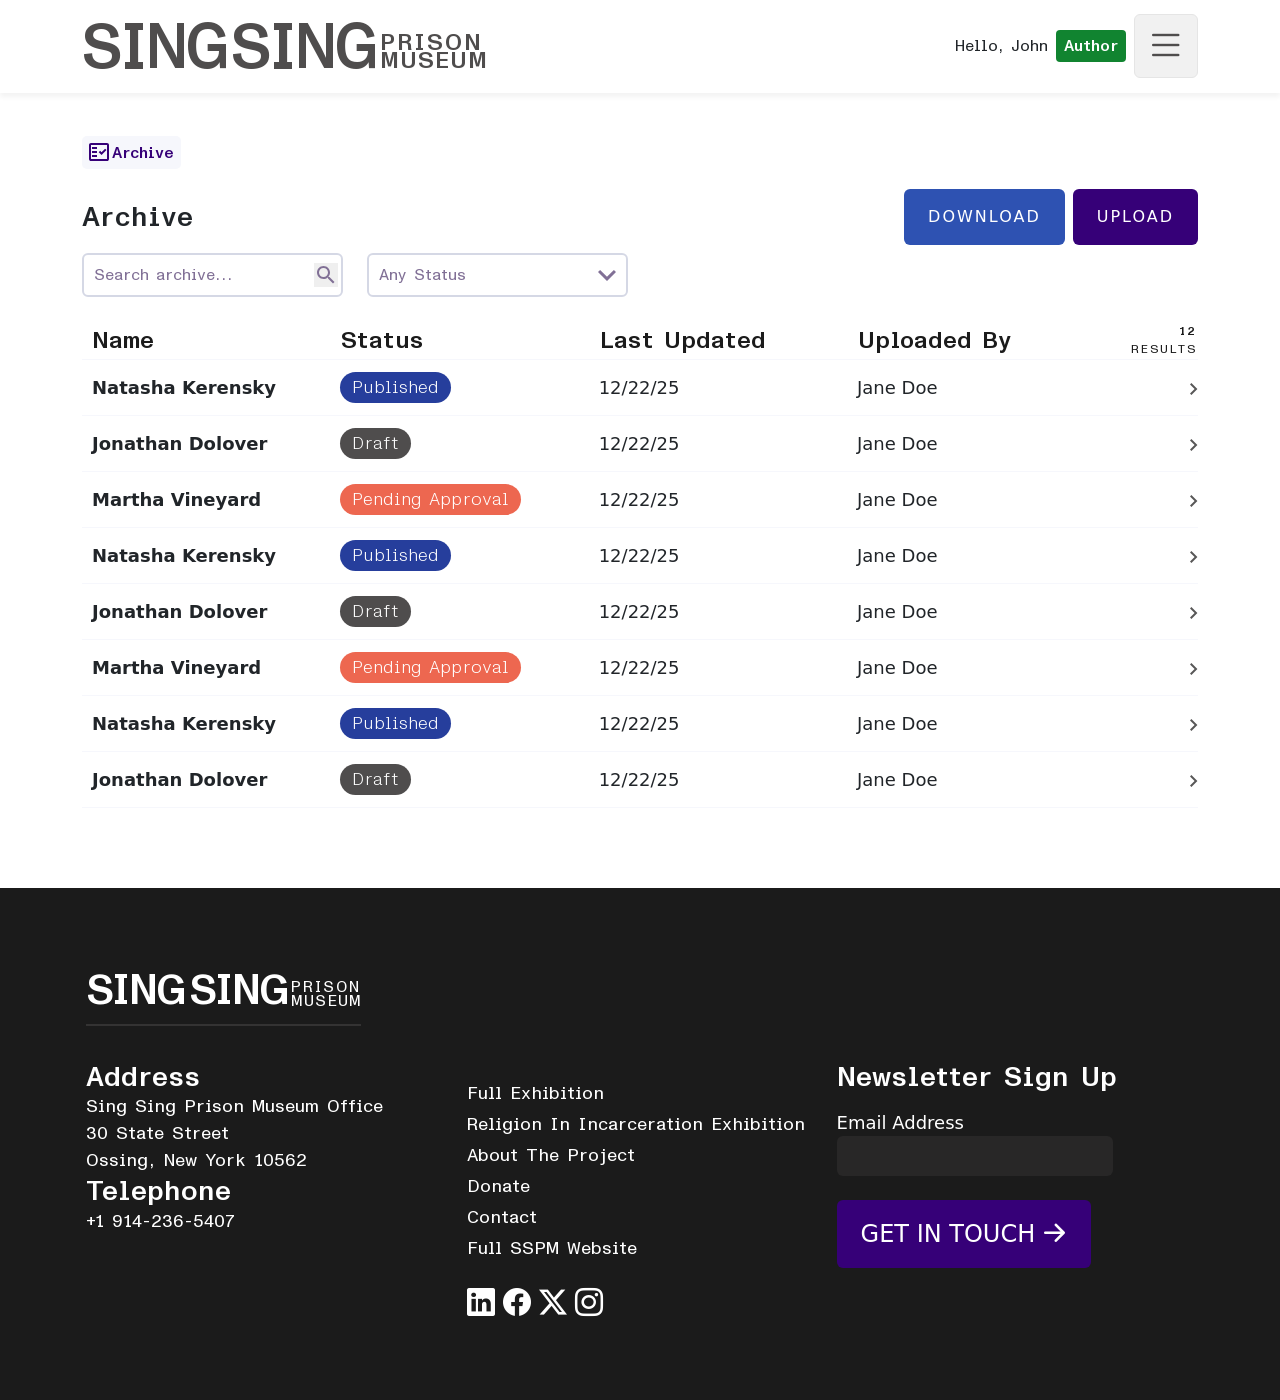
<file: front-ends/author-home.html>
<!DOCTYPE html>
<html lang="en">
<head>
  <meta charset="UTF-8">
  <title>Admin Archive</title>
  <link rel="stylesheet" href="bootstrap/css/bootstrap.min.css">
  <link rel="stylesheet" href="css/extended-bootstrap.css">
  <link rel="stylesheet" href="css/styles.css">
  <link rel="stylesheet" href="https://cdn.jsdelivr.net/npm/bootstrap-icons@1.13.1/font/bootstrap-icons.min.css">
</head>
<body>
  <!-- Header -->
  <header class="bg-white ">
    <div class="d-flex justify-content-between flex-wrap align-items-center py-2 container">
      <a class="d-flex align-items-end text-decoration-none pointer" href="index.html">
        <h1 class="grotesk-mono-bold letters-tight head-h1 fs-head text-grey">SING<span style="margin-left: 4px">SING</span></h1>
        <span class="grotesk-mono-bold letters-tight head-prison fs-md text-grey ms-1">
          <span style="letter-spacing: 2px">PRISON</span>
          <br />
          <span style="letter-spacing: 1px">MUSEUM</span>
        </span>
      </a>
      <div class="admin-info position-relative d-flex align-items-center gap-2">
        <span class="admin-name ms-0 ms-sm-auto grotesk-mono-reg">Hello, John</span>
        <span class="admin-title author ms-0 me-auto ms-sm-auto me-sm-auto grotesk-mono-bold text-white rounded-1 py-1 px-2">Author</span>
        <div class="rounded-2 hamburg-wrap bg-off-white d-flex justify-content-center align-items-center">
          <i class="bi bi-list text-grey fs-1"></i>
        </div>
        <div class="hamburg-popup position-absolute bg-off-white">
          <div class="list-unstyled hamburg-menu mb-0 w-100">
              <a class="w-100 h-100 d-block px-5 text-grey text-decoration-none text-grey   fs-md-sm text-start px-4 py-2  pointer" href="index.html">
                Home
              </a>
              <a class="w-100 h-100 d-block px-5 text-grey text-decoration-none text-grey   fs-md-sm text-start px-4 py-2  pointer" href="index.html">
                Exhibitions?
              </a>
                   <a class="w-100 h-100 d-block px-5 text-grey text-decoration-none text-grey   fs-md-sm text-start px-4 py-2  pointer" href="sign-in.html">
                Admin Login
              </a>
          </div>
        </div>
      </div>
    </div>
  </header>


  <!-- Download popup -->
  <section class="download-popup flex-column position-fixed">
    <i class="bi bi-x position-absolute fs-xl"></i>
    <span class="fs-lg grotesk-mono-bold">Download</span>
    <span class="fs-sm grotesk-reg">Select which items to download</span>
    <div class="d-flex justify-content-start gap-2">
      <input type="checkbox" id="drafts">
      <label for="drafts" class="fs-sm">Drafts</label>
    </div>
    <div class="d-flex justify-content-start gap-2">
      <input type="checkbox" id="pending-approval">
      <label for="pending-approval" class="fs-sm">Pending Approval</label>
    </div>
    <div class="d-flex justify-content-start gap-2">
      <input type="checkbox" id="published">
      <label for="published" class="fs-sm">Published</label>
    </div>
        <button id="download-csv" class="bg-blue admin-btn letters-spaced text-white fs-sm grotesk-mono-reg px-4 py-3 rounded-2">DOWNLOAD CSV</button>
  </section>

  <!-- Author table wrap -->
  <section class="container mb-10">
    <div class="row">
      <div class="selections admin mt-5">
        <span class="archive grotesk-mono-bold selected">Archive</span>
      </div>
    </div>
    <div class="row justify-content-between align-items-center mt-4 pb-2">
      <div class="col-2">
        <h2 class="grotesk-mono-bold fs-lg mb-0">Archive</h2>
      </div>
      <div class="col-2 d-flex justify-content-end align-items-center gap-2">
        <button id="download" class="bg-blue admin-btn letters-spaced text-white fs-sm grotesk-mono-reg px-4 py-3 rounded-2">DOWNLOAD</button>
        <button id="upload" class="bg-purple admin-btn letters-spaced text-white fs-sm grotesk-mono-reg px-4 py-3 rounded-2">UPLOAD</button>
      </div>
    </div>

    <!-- Filter row -->
    <div class="row">
      <div class="col-3">
        <form method="get" class="w-100 position-relative d-flex">
          <input
            type="search"
            id="search-archive"
            placeholder="Search archive..."
            class="search-archive rounded-2 w-100 bg-grey-extralight py-2"
          >
          <button type="submit" class="search-btn archive"></button>
        </form>

      </div>
      <div class="col-3">
        <div class="status-filter d-flex justify-content-between align-items-center grotesk-mono-reg h-100 w-100 rounded-2 py-2">
          <span>Any Status</span>
          <svg width="18" height="12" viewBox="0 0 12 8" fill="none" xmlns="http://www.w3.org/2000/svg">
            <path d="M10.59 0L6 4.58L1.41 0L0 1.41L6 7.41L12 1.41L10.59 0Z" fill="#817096"/>
          </svg>

        </div>
      </div>
    </div>

    <!-- Authors table -->
    <table class="archive-table mt-4">
      <thead>
        <tr>
          <th style="width: 25%">Name</th>
          <th style="width: 25%">Status</th>
          <th style="width: 25%">Last Updated</th>
          <th style="width: 25%">Uploaded By</th>
          <th class="arrow-col letters-spaced" style="width: 8%">12 <span style="font-weight: 400;">RESULTS</span></th>
        </tr>
      </thead>

      <tbody>
        <tr>
          <td>Natasha Kerensky</td>
          <td><span class="badge published">Published</span></td>
          <td>12/22/25</td>
          <td>Jane Doe</td>
          <td class="arrow-col"><div class="arrow"></div></td>
        </tr>

        <tr>
          <td>Jonathan Dolover</td>
          <td><span class="badge draft fs-md-sm">Draft</span></td>
          <td>12/22/25</td>
          <td>Jane Doe</td>
          <td class="arrow-col"><div class="arrow"></div></td>
        </tr>

        <tr class="is-selected">
          <td>Martha Vineyard</td>
          <td><span class="badge pending">Pending Approval</span></td>
          <td>12/22/25</td>
          <td>Jane Doe</td>
          <td class="arrow-col"><div class="arrow"></div></td>
        </tr>

        <tr>
          <td>Natasha Kerensky</td>
          <td><span class="badge published">Published</span></td>
          <td>12/22/25</td>
          <td>Jane Doe</td>
          <td class="arrow-col"><div class="arrow"></div></td>
        </tr>

        <tr>
          <td>Jonathan Dolover</td>
          <td><span class="badge draft">Draft</span></td>
          <td>12/22/25</td>
          <td>Jane Doe</td>
          <td class="arrow-col"><div class="arrow"></div></td>
        </tr>

        <tr>
          <td>Martha Vineyard</td>
          <td><span class="badge pending">Pending Approval</span></td>
          <td>12/22/25</td>
          <td>Jane Doe</td>
          <td class="arrow-col"><div class="arrow"></div></td>
        </tr>

        <tr>
          <td>Natasha Kerensky</td>
          <td><span class="badge published">Published</span></td>
          <td>12/22/25</td>
          <td>Jane Doe</td>
          <td class="arrow-col"><div class="arrow"></div></td>
        </tr>

        <tr>
          <td>Jonathan Dolover</td>
          <td><span class="badge draft">Draft</span></td>
          <td>12/22/25</td>
          <td>Jane Doe</td>
          <td class="arrow-col"><div class="arrow"></div></td>
        </tr>
      </tbody>
    </table>
  </section>

  <footer class="container-fluid py-9 ps-2 ps-md-4 bg-grey-dark text-white position-relative">
        <div class="footer-wrap m-auto ps-3 ps-md-0 d-flex flex-column justify-content-between gap-4">
        <div class="d-flex align-items-end footer-title">
          <h1 class="grotesk-mono-bold letters-tight head-h1 fs-xl text-white">SING<span style="margin-left: 5px">SING</span></h1>
          <span class="grotesk-mono-reg letters-tight foot-prison fs-sm text-white ms-1">
            <span style="letter-spacing: 2px">PRISON</span>
            <br />
            <span style="letter-spacing: 1px">MUSEUM</span>
          </span>
        </div>
  <div class="row">
    <div class="col-12 col-md-4 my-3 my-md-0 order-1">
        <div>
          <h4 class="grotesk-mono-bold fs-footer-bold mb-0">Address<br /></h4>
          <span class="grotesk-reg fs-body">
            Sing Sing Prison Museum Office<br />
            30 State Street <br />
            Ossing, New York 10562
          </span>
        </div>

        <div>
          <h4 class="grotesk-mono-bold mt-4 mt-md-0 fs-footer-bold mb-0">Telephone<br /></h4>
          <span class="grotesk-reg fs-body">+1 914-236-5407</span>
        </div>
    </div>

    <div class="col-12 col-md-4 my-3 my-md-0 order-4 order-md-2">
      <div class="w-100 w-md-75 h-100 ps-md-0 mt-3 mt-md-0 m-auto d-flex flex-column justify-content-between">
        <ul class="list-unstyled footer-ul grotesk-reg fs-body pt-3 d-flex d-md-block flex-wrap gap-4 pe-2">
          <li><a href="" class="footer-link">Full Exhibition</a></li>
          <li><a href="" class="footer-link">Religion In Incarceration Exhibition</a></li>
          <li><a href="" class="footer-link">About The Project</a></li>
          <li><a href="" class="footer-link">Donate</a></li>
          <li><a href="" class="footer-link">Contact</a></li>
          <li><a href="" class="footer-link">Full SSPM Website</a></li>
        </ul>

        <div class="socials d-flex  justify-content-start gap-2">
          <a href="" class="social"><i class="footer-icon bi bi-linkedin fs-lg text-white"></i></a>
          <a href="" class="social"><i class="footer-icon bi bi-facebook fs-lg text-white"></i></a>
          <a href="" class="social"><i class="footer-icon bi bi-twitter-x fs-lg text-white"></i></a>
          <a href="" class="social"><i class="footer-icon bi bi-instagram fs-lg text-white"></i></a>
        </div>
      </div>

    </div>
     <div class="col-12 col-md-4 my-3 my-md-0 ps-3 ps-md-0 order-2">
        <div class="w-100 w-md-75 m-auto d-flex flex-column justify-content-start">
          <h4 class="grotesk-mono-bold fs-footer-bold mb-3">Newsletter Sign Up</h4>
          <form action="/send-email" method="post" class="d-flex flex-column">
            <label for="email" class="grotesk-reg fs-body">Email Address</label>
            <input type="email" id="email" name="email" class="w-75 ms-0 bg-grey-mid opacity-25 border-0 rounded-2 py-2">
            <button class="py-3 px-4 bg-purple border-0 rounded-2 mt-4 text-white fs-4 text-decoration-none full-button"
            >GET IN TOUCH <i class="bi bi-arrow-right-short"></i>
            </button>
          </form>
        </div>
      </div>

  </div>

  </div>
</footer>

<script src="js/header.js"></script>
<script src="bootstrap/js/bootstrap.bundle.js"></script>
<script src="js/author-home.js"></script>
</body>
</html>
</file>
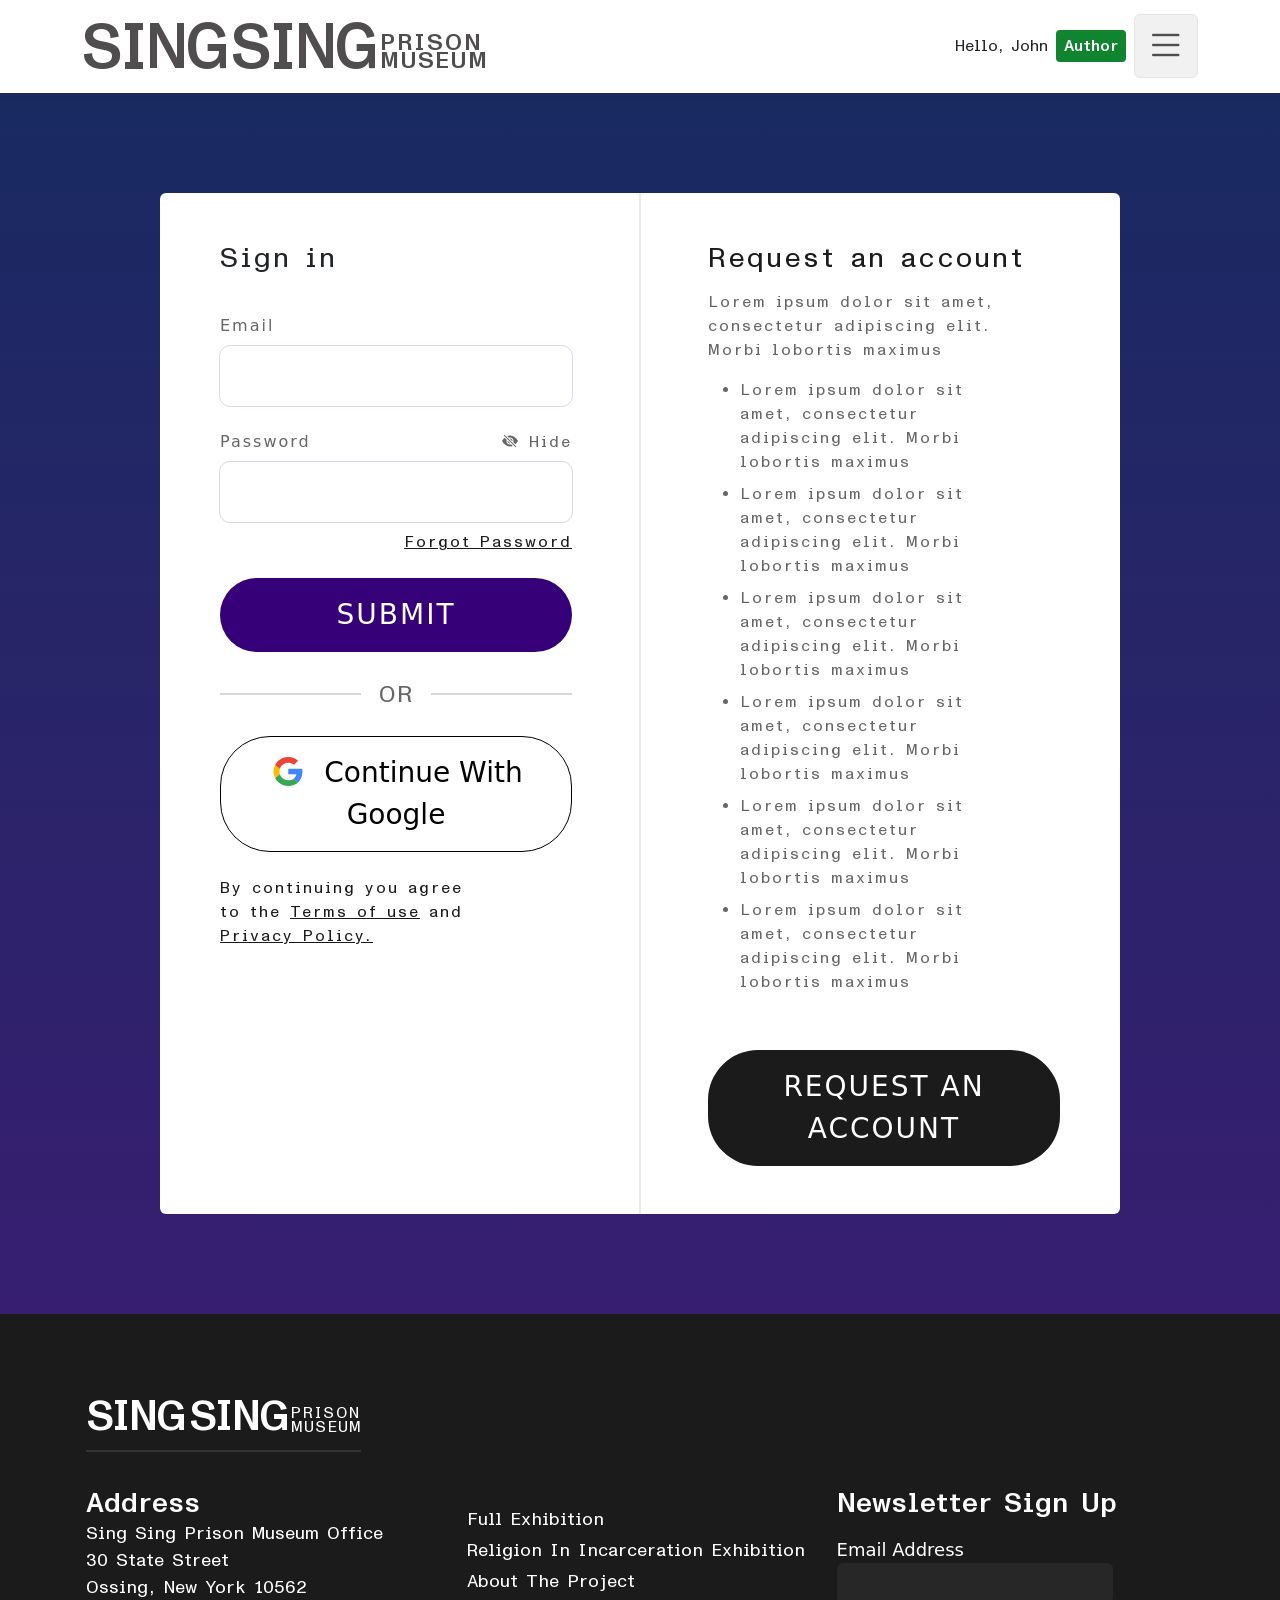
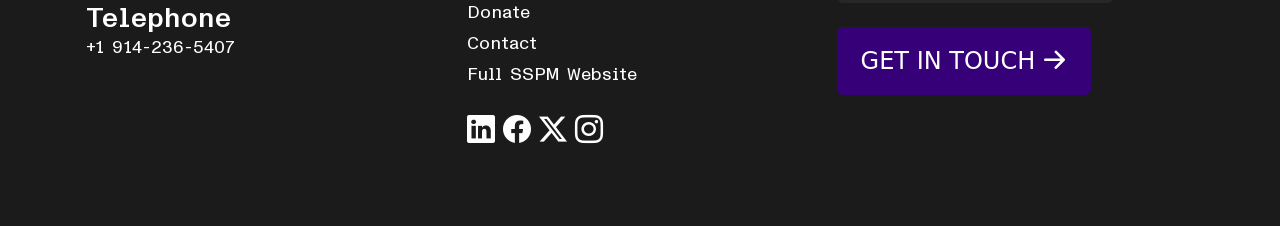
<file: front-ends/sign-in.html>
<!DOCTYPE html>
<html lang="en">
<head>
  <meta charset="UTF-8">
  <title>Sign In</title>
  <link rel="stylesheet" href="bootstrap/css/bootstrap.min.css">
  <link rel="stylesheet" href="css/extended-bootstrap.css">
  <link rel="stylesheet" href="css/styles.css">
  <link rel="stylesheet" href="https://cdn.jsdelivr.net/npm/bootstrap-icons@1.13.1/font/bootstrap-icons.min.css">
</head>
<body id="sign-in-body">

  <!-- Header -->
  <header class="bg-white ">
    <div class="d-flex justify-content-between flex-wrap align-items-center py-2 container">
      <a class="d-flex align-items-end text-decoration-none pointer" href="index.html">
        <h1 class="grotesk-mono-bold letters-tight head-h1 fs-head text-grey">SING<span style="margin-left: 4px">SING</span></h1>
        <span class="grotesk-mono-bold letters-tight head-prison fs-md text-grey ms-1">
          <span style="letter-spacing: 2px">PRISON</span>
          <br />
          <span style="letter-spacing: 1px">MUSEUM</span>
        </span>
      </a>
      <div class="admin-info position-relative d-flex align-items-center gap-2">
        <span class="admin-name ms-0 ms-sm-auto grotesk-mono-reg">Hello, John</span>
        <span class="admin-title author ms-0 me-auto ms-sm-auto me-sm-auto grotesk-mono-bold text-white rounded-1 py-1 px-2">Author</span>
        <div class="rounded-2 hamburg-wrap bg-off-white d-flex justify-content-center align-items-center">
          <i class="bi bi-list text-grey fs-1"></i>
        </div>
        <div class="hamburg-popup position-absolute bg-off-white">
          <div class="list-unstyled hamburg-menu mb-0 w-100">
              <a class="w-100 h-100 d-block px-5 text-grey text-decoration-none text-grey   fs-md-sm text-start px-4 py-2  pointer" href="index.html">
                Home
              </a>
              <a class="w-100 h-100 d-block px-5 text-grey text-decoration-none text-grey   fs-md-sm text-start px-4 py-2  pointer" href="index.html">
                Exhibitions?
              </a>
                   <a class="w-100 h-100 d-block px-5 text-grey text-decoration-none text-grey   fs-md-sm text-start px-4 py-2  pointer" href="sign-in.html">
                Admin Login
              </a>
          </div>
        </div>
      </div>
    </div>
  </header>


  <!-- Sign in -->
  <section class="h-100 sign-in letters-spaced w-75 position-relative m-auto">
    <div class="container bg-white my-15 rounded-2">
      <div class="row">
        <div class="col-12">
          <div class="row p-5">
            <div class="col-12 col-xl-6 pe-7 mb-4 mb-xl-0 d-flex flex-column gap-4">
              <h3 class="fs-lg grotesk-mono-reg mb-3">Sign in</h3>

              <!-- Sign in inputs -->
              <div class="form-wrap d-flex flex-column gap-2">
                <label for="email-signin">Email</label>
                <input type="email" id="email-signin">
              </div>
              <div class="form-wrap d-flex flex-column gap-2">
                <label for="password-signin" class="d-flex justify-content-between">Password<span><i class="bi bi-eye-slash-fill"></i>   Hide</span> </label>
                <input type="password" id="password-signin">
                <a class="text-end fs-sm forgot" href="">Forgot Password</a>
              </div>
              <button type="submit" class="w-100 submit letters-spaced py-3 bg-purple text-white fs-lg">SUBMIT</button>

              <span class="fs-md or text-center">OR</span>

              <!-- Google sign in -->
              <button class="w-100 py-3 text-black fs-lg google">
                <svg width="38" height="38" viewBox="0 0 24 24" fill="none" xmlns="http://www.w3.org/2000/svg">
                  <path d="M22.501 12.2332C22.501 11.3699 22.4295 10.7399 22.2748 10.0865H12.2153V13.9832H18.12C18.001 14.9515 17.3582 16.4099 15.9296 17.3898L15.9096 17.5203L19.0902 19.935L19.3106 19.9565C21.3343 18.1249 22.501 15.4298 22.501 12.2332" fill="#4285F4"/>
                  <path d="M12.214 22.5C15.1068 22.5 17.5353 21.5666 19.3092 19.9567L15.9282 17.3899C15.0235 18.0083 13.8092 18.4399 12.214 18.4399C9.38069 18.4399 6.97596 16.6083 6.11874 14.0766L5.99309 14.0871L2.68583 16.5954L2.64258 16.7132C4.40446 20.1433 8.0235 22.5 12.214 22.5Z" fill="#34A853"/>
                  <path d="M6.12046 14.0767C5.89428 13.4234 5.76337 12.7233 5.76337 12C5.76337 11.2767 5.89428 10.5767 6.10856 9.92337L6.10257 9.78423L2.75386 7.2356L2.64429 7.28667C1.91814 8.71002 1.50146 10.3084 1.50146 12C1.50146 13.6917 1.91814 15.29 2.64429 16.7133L6.12046 14.0767" fill="#FBBC05"/>
                  <path d="M12.2141 5.55997C14.2259 5.55997 15.583 6.41163 16.3569 7.12335L19.3807 4.23C17.5236 2.53834 15.1069 1.5 12.2141 1.5C8.02353 1.5 4.40447 3.85665 2.64258 7.28662L6.10686 9.92332C6.97598 7.39166 9.38073 5.55997 12.2141 5.55997" fill="#EB4335"/>
                </svg>
                Continue With Google
              </button>
              <!-- Privacy policy -->
              <span class="privacy grotesk-reg fs-sm w-75">
                By continuing you agree to the <span class="text-decoration-underline">Terms of use</span>
                and <span class="text-decoration-underline">Privacy Policy.</span>
              </span>
            </div>

            <!-- Request account -->
            <div class="col-12 col-xl-6 ps-7 mt-5 mt-xl-0 position-relative request letters-spaced">
              <h3 class="fs-lg grotesk-mono-reg mb-3">Request an account</h3>
              <p class="pe-2">Lorem ipsum dolor sit amet, consectetur adipiscing elit. Morbi lobortis maximus </p>

              <!-- Request list -->
              <ul class="mt-3 pe-5">
                <li class="my-2">Lorem ipsum dolor sit amet, consectetur adipiscing elit. Morbi lobortis maximus </li>
                <li class="my-2">Lorem ipsum dolor sit amet, consectetur adipiscing elit. Morbi lobortis maximus </li>
                <li class="my-2">Lorem ipsum dolor sit amet, consectetur adipiscing elit. Morbi lobortis maximus </li>
                <li class="my-2">Lorem ipsum dolor sit amet, consectetur adipiscing elit. Morbi lobortis maximus </li>
                <li class="my-2">Lorem ipsum dolor sit amet, consectetur adipiscing elit. Morbi lobortis maximus </li>
                <li class="my-2">Lorem ipsum dolor sit amet, consectetur adipiscing elit. Morbi lobortis maximus </li>
              </ul>

              <!-- Request button -->
              <button class="w-100 py-3 letters-spaced bg-grey-dark text-white fs-lg">REQUEST AN ACCOUNT</button>
            </div>
          </div>
        </div>
      </div>
    </div>
  </section>

  <!-- Footer -->
  <footer class="container-fluid py-9 ps-2 ps-md-4 bg-grey-dark text-white position-relative">
        <div class="footer-wrap m-auto ps-3 ps-md-0 d-flex flex-column justify-content-between gap-4">
        <div class="d-flex align-items-end footer-title">
          <h1 class="grotesk-mono-bold letters-tight head-h1 fs-xl text-white">SING<span style="margin-left: 5px">SING</span></h1>
          <span class="grotesk-mono-reg letters-tight foot-prison fs-sm text-white ms-1">
            <span style="letter-spacing: 2px">PRISON</span>
            <br />
            <span style="letter-spacing: 1px">MUSEUM</span>
          </span>
        </div>
  <div class="row">
    <div class="col-12 col-md-4 my-3 my-md-0 order-1">
        <div>
          <h4 class="grotesk-mono-bold fs-footer-bold mb-0">Address<br /></h4>
          <span class="grotesk-reg fs-body">
            Sing Sing Prison Museum Office<br />
            30 State Street <br />
            Ossing, New York 10562
          </span>
        </div>

        <div>
          <h4 class="grotesk-mono-bold mt-4 mt-md-0 fs-footer-bold mb-0">Telephone<br /></h4>
          <span class="grotesk-reg fs-body">+1 914-236-5407</span>
        </div>
    </div>

    <div class="col-12 col-md-4 my-3 my-md-0 order-4 order-md-2">
      <div class="w-100 w-md-75 h-100 ps-md-0 mt-3 mt-md-0 m-auto d-flex flex-column justify-content-between">
        <ul class="list-unstyled footer-ul grotesk-reg fs-body pt-3 d-flex d-md-block flex-wrap gap-4 pe-2">
          <li><a href="" class="footer-link">Full Exhibition</a></li>
          <li><a href="" class="footer-link">Religion In Incarceration Exhibition</a></li>
          <li><a href="" class="footer-link">About The Project</a></li>
          <li><a href="" class="footer-link">Donate</a></li>
          <li><a href="" class="footer-link">Contact</a></li>
          <li><a href="" class="footer-link">Full SSPM Website</a></li>
        </ul>

        <div class="socials d-flex  justify-content-start gap-2">
          <a href="" class="social"><i class="footer-icon bi bi-linkedin fs-lg text-white"></i></a>
          <a href="" class="social"><i class="footer-icon bi bi-facebook fs-lg text-white"></i></a>
          <a href="" class="social"><i class="footer-icon bi bi-twitter-x fs-lg text-white"></i></a>
          <a href="" class="social"><i class="footer-icon bi bi-instagram fs-lg text-white"></i></a>
        </div>
      </div>

    </div>
     <div class="col-12 col-md-4 my-3 my-md-0 ps-3 ps-md-0 order-2">
        <div class="w-100 w-md-75 m-auto d-flex flex-column justify-content-start">
          <h4 class="grotesk-mono-bold fs-footer-bold mb-3">Newsletter Sign Up</h4>
          <form action="/send-email" method="post" class="d-flex flex-column">
            <label for="email" class="grotesk-reg fs-body">Email Address</label>
            <input type="email" id="email" name="email" class="w-75 ms-0 bg-grey-mid opacity-25 border-0 rounded-2 py-2">
            <button class="py-3 px-4 bg-purple border-0 rounded-2 mt-4 text-white fs-4 text-decoration-none full-button"
            >GET IN TOUCH <i class="bi bi-arrow-right-short"></i>
            </button>
          </form>
        </div>
      </div>

  </div>

  </div>
</footer>

<script src="js/header.js"></script>
<script src="bootstrap/js/bootstrap.bundle.js"></script>
</body>
</html>
</file>
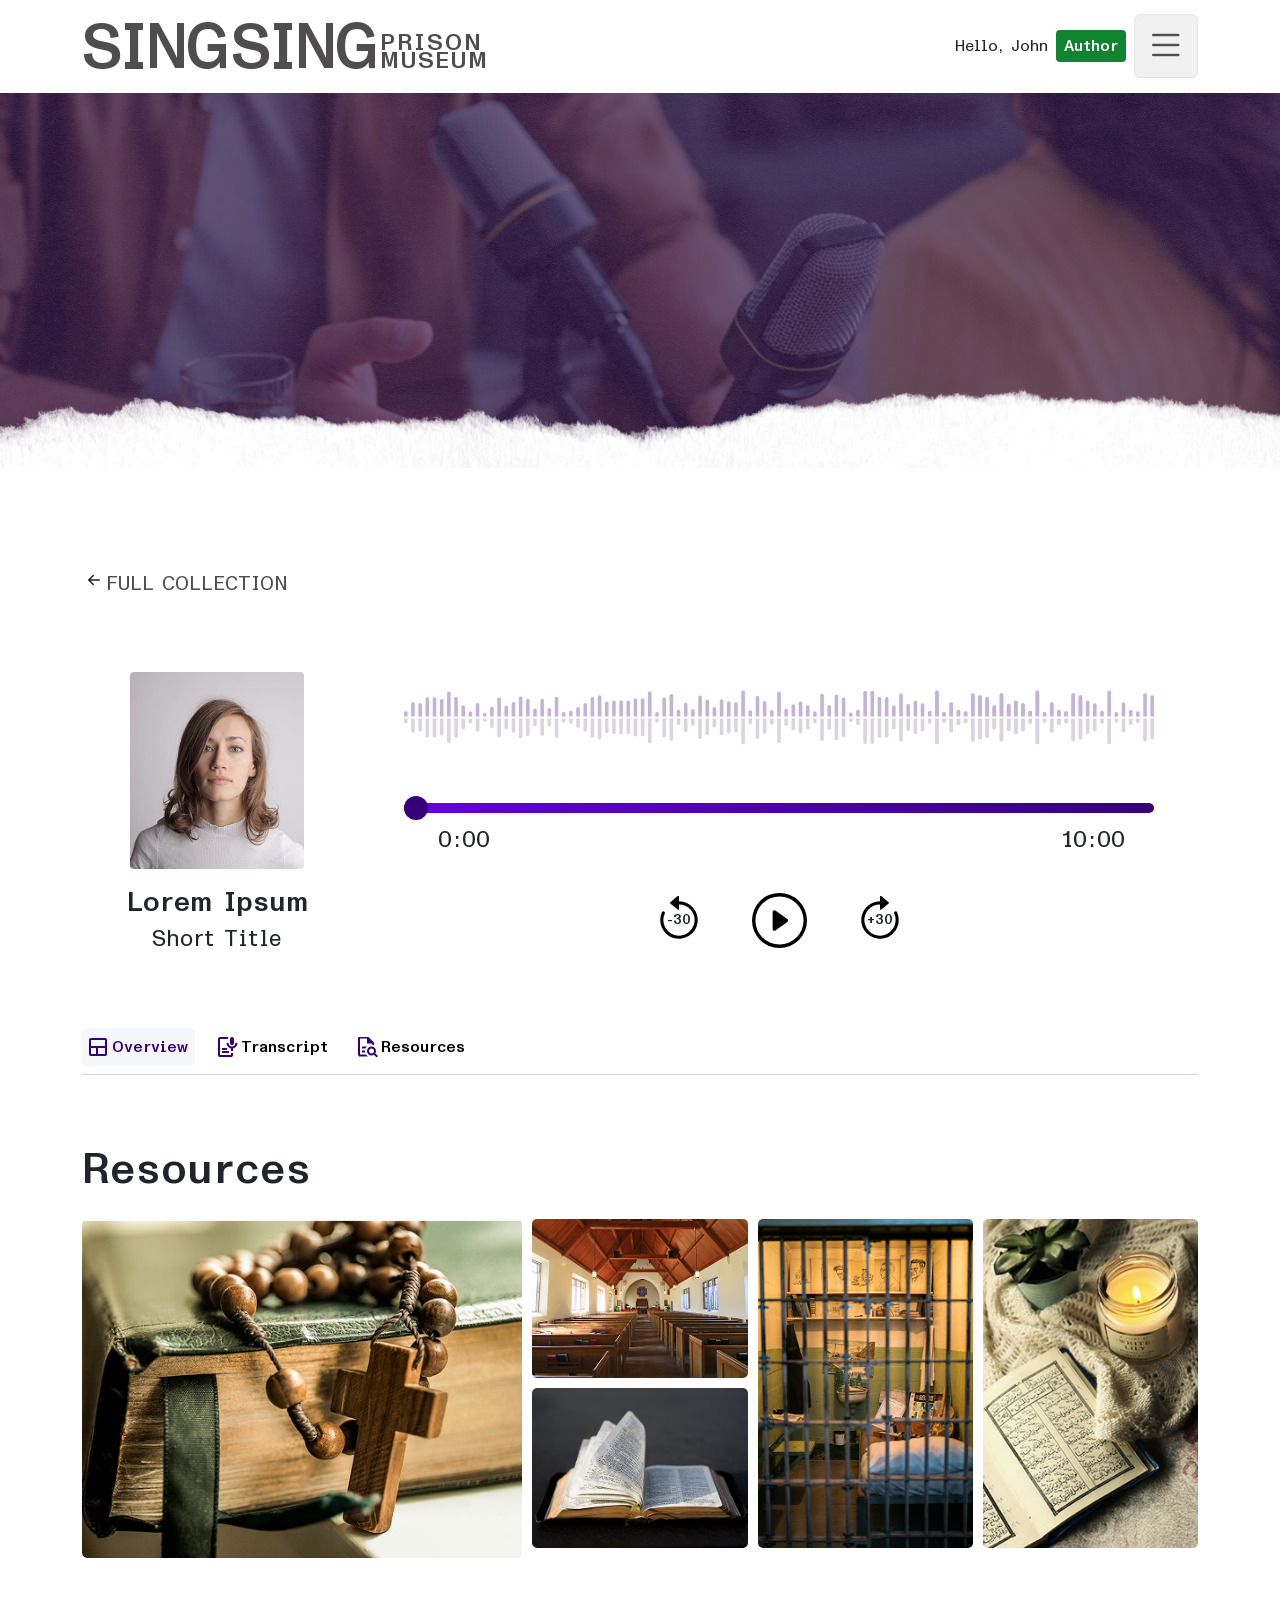
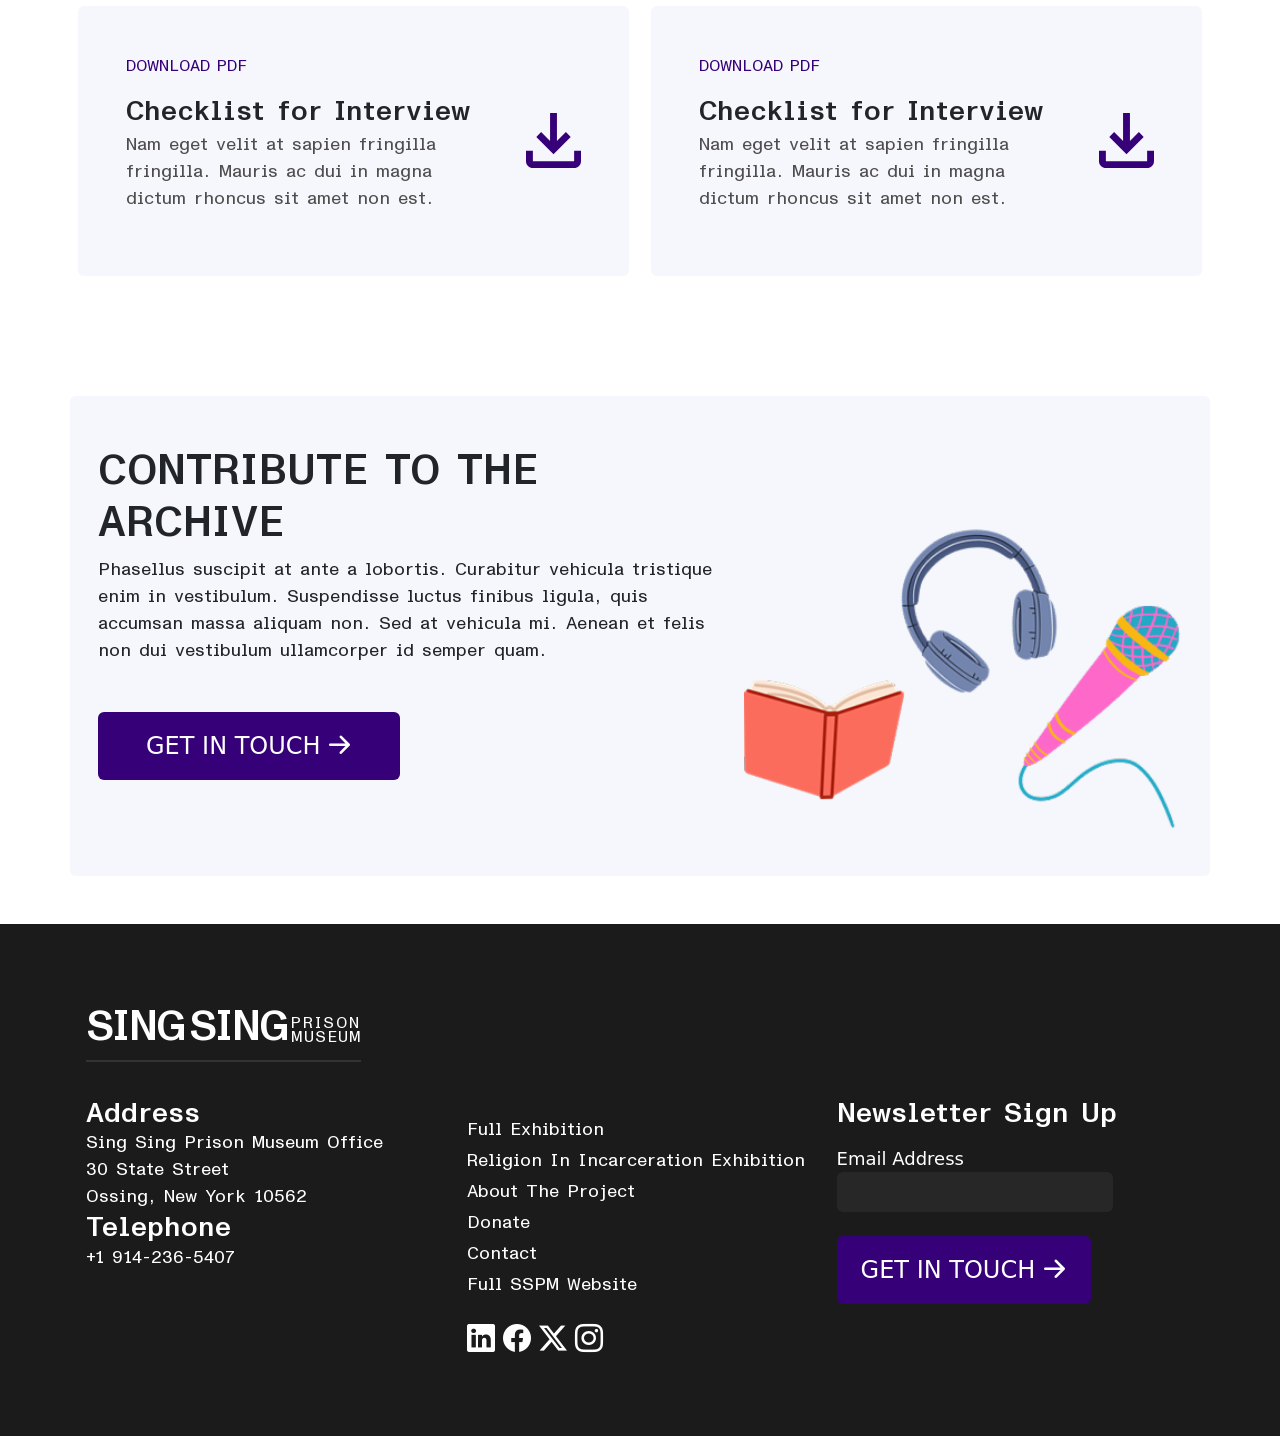
<file: front-ends/single-story.html>
<!DOCTYPE html>
<html lang="en">
<head>
  <meta charset="UTF-8">
  <link rel="stylesheet" href="bootstrap/css/bootstrap.min.css">
  <link rel="stylesheet" href="css/extended-bootstrap.css">
  <link rel="stylesheet" href="css/styles.css">
  <link rel="stylesheet" href="https://cdn.jsdelivr.net/npm/bootstrap-icons@1.13.1/font/bootstrap-icons.min.css">
  <title>Sing Sing Prison Story</title>
</head>
<body>
  <!-- Header -->
  <header class="bg-white ">
    <div class="d-flex justify-content-between flex-wrap align-items-center py-2 container">
      <a class="d-flex align-items-end text-decoration-none pointer" href="index.html">
        <h1 class="grotesk-mono-bold letters-tight head-h1 fs-head text-grey">SING<span style="margin-left: 4px">SING</span></h1>
        <span class="grotesk-mono-bold letters-tight head-prison fs-md text-grey ms-1">
          <span style="letter-spacing: 2px">PRISON</span>
          <br />
          <span style="letter-spacing: 1px">MUSEUM</span>
        </span>
      </a>
      <div class="admin-info position-relative d-flex align-items-center gap-2">
        <span class="admin-name ms-0 ms-sm-auto grotesk-mono-reg">Hello, John</span>
        <span class="admin-title author ms-0 me-auto ms-sm-auto me-sm-auto grotesk-mono-bold text-white rounded-1 py-1 px-2">Author</span>
        <div class="rounded-2 hamburg-wrap bg-off-white d-flex justify-content-center align-items-center">
          <i class="bi bi-list text-grey fs-1"></i>
        </div>
        <div class="hamburg-popup position-absolute bg-off-white">
          <div class="list-unstyled hamburg-menu mb-0 w-100">
              <a class="w-100 h-100 d-block px-5 text-grey text-decoration-none text-grey   fs-md-sm text-start px-4 py-2  pointer" href="index.html">
                Home
              </a>
              <a class="w-100 h-100 d-block px-5 text-grey text-decoration-none text-grey   fs-md-sm text-start px-4 py-2  pointer" href="index.html">
                Exhibitions?
              </a>
                   <a class="w-100 h-100 d-block px-5 text-grey text-decoration-none text-grey   fs-md-sm text-start px-4 py-2  pointer" href="sign-in.html">
                Admin Login
              </a>
          </div>
        </div>
      </div>
    </div>
  </header>


  <!-- Hero -->
  <section class="hero single-story w-100 h-auto d-flex flex-column justify-content-center position-relative align-items-center mb-15">
    <!-- Paper image -->
    <img class="h-auto position-absolute hero-paper single-story z-4" src="assets/hero-paper.png" alt="" />
    <!-- Primary image -->
    <img class="w-100 h-auto position-relative hero-img single-story w-full object-fit-cover z-3" src="assets/story-hero.png" alt="people speaking"/>
    <!-- Hero text -->
    <div class="position-absolute text-center hero-text-wrap">
      <h2 class="grotesk-mono-bold letters-tight text-center text-white mb-1 mb-sm-4 fs-head ">LOREM IPSUM</h2>
      <span class="grotesk-mono-reg text-center fs-md text-white">1984 - PRESENT</span>
    </div>
  </section>

  <!-- Audio -->
  <section class="container story-wrap d-flex flex-column">
    <a href="index.html"
      class="fs-md-sm text-start story-back text-nowrap ps-4 mb-10 text-grey hover-underline pointer">FULL COLLECTION</a>

    <!-- Image and title -->
    <div class="story d-flex flex-column flex-xl-row justify-content-center align-items-center gap-2 gap-sm-5 px-10" >
      <div class="d-flex flex-column flex-sm-row flex-xl-column story-info justify-content-center align-items-center me-0 me-xl-5 w-25 gap-3">
        <img class="story-portrait" src="assets/story-portrait.png" alt="story portrait">
        <div class="d-flex flex-column gap-1 gap-sm-5 gap-xl-1 justify-content-between">
          <h3 class="fs-lg-md text-nowrap text-center grotesk-mono-bold mb-0">Lorem Ipsum</h3>
          <span class="fs-md text-nowrap text-center grotesk-reg">Short Title</span>
        </div>

      </div>

      <!-- Audio player wrap -->
      <div class="d-flex flex-column px-2 px-sm-0 justify-content-center align-items-center w-100">
        <div class="story-audio d-flex flex-column position-relative z-1">
          <!-- Audio element -->
          <audio id="story-audio" src="assets/audio-temp.mp3" preload="auto"></audio>
          <!-- Overlay -->
          <svg width="1045" height="75" viewBox="0 0 1045 75" class="audio-timeline d-none d-sm-block" id="audio-timeline" fill="none" xmlns="http://www.w3.org/2000/svg">
          <line x1="2.5" y1="-2.5" x2="14.4292" y2="-2.5" transform="matrix(0 1 1 0 5 28.8883)" stroke="url(#paint0_linear_434_1741)" stroke-width="5" stroke-linecap="round"/>
          <line x1="2.5" y1="-2.5" x2="40.603" y2="-2.5" transform="matrix(0 1 1 0 15 15.8015)" stroke="url(#paint1_linear_434_1741)" stroke-width="5" stroke-linecap="round"/>
          <line x1="2.5" y1="-2.5" x2="37.6463" y2="-2.5" transform="matrix(0 1 1 0 25 17.2798)" stroke="url(#paint2_linear_434_1741)" stroke-width="5" stroke-linecap="round"/>
          <line x1="2.5" y1="-2.5" x2="53.9481" y2="-2.5" transform="matrix(0 1 1 0 35 9.12891)" stroke="url(#paint3_linear_434_1741)" stroke-width="5" stroke-linecap="round"/>
          <line x1="2.5" y1="-2.5" x2="53.8515" y2="-2.5" transform="matrix(0 1 1 0 45 9.17722)" stroke="url(#paint4_linear_434_1741)" stroke-width="5" stroke-linecap="round"/>
          <line x1="2.5" y1="-2.5" x2="48.5403" y2="-2.5" transform="matrix(0 1 1 0 55 11.8328)" stroke="url(#paint5_linear_434_1741)" stroke-width="5" stroke-linecap="round"/>
          <line x1="2.5" y1="-2.5" x2="69.3318" y2="-2.5" transform="matrix(0 1 1 0 65 1.4371)" stroke="url(#paint6_linear_434_1741)" stroke-width="5" stroke-linecap="round"/>
          <line x1="2.5" y1="-2.5" x2="55.1618" y2="-2.5" transform="matrix(0 1 1 0 75 8.52206)" stroke="url(#paint7_linear_434_1741)" stroke-width="5" stroke-linecap="round"/>
          <line x1="2.5" y1="-2.5" x2="31.2166" y2="-2.5" transform="matrix(0 1 1 0 85 20.4947)" stroke="url(#paint8_linear_434_1741)" stroke-width="5" stroke-linecap="round"/>
          <line x1="2.5" y1="-2.5" x2="14.2959" y2="-2.5" transform="matrix(0 1 1 0 95 28.955)" stroke="url(#paint9_linear_434_1741)" stroke-width="5" stroke-linecap="round"/>
          <line x1="2.5" y1="-2.5" x2="37.441" y2="-2.5" transform="matrix(0 1 1 0 105 17.3825)" stroke="url(#paint10_linear_434_1741)" stroke-width="5" stroke-linecap="round"/>
          <line x1="2.5" y1="-2.5" x2="10.1464" y2="-2.5" transform="matrix(0 1 1 0 115 31.0298)" stroke="url(#paint11_linear_434_1741)" stroke-width="5" stroke-linecap="round"/>
          <line x1="2.5" y1="-2.5" x2="27.7233" y2="-2.5" transform="matrix(0 1 1 0 125 22.2413)" stroke="url(#paint12_linear_434_1741)" stroke-width="5" stroke-linecap="round"/>
          <line x1="2.5" y1="-2.5" x2="52.9195" y2="-2.5" transform="matrix(0 1 1 0 135 9.64322)" stroke="url(#paint13_linear_434_1741)" stroke-width="5" stroke-linecap="round"/>
          <line x1="2.5" y1="-2.5" x2="30.963" y2="-2.5" transform="matrix(0 1 1 0 145 20.6214)" stroke="url(#paint14_linear_434_1741)" stroke-width="5" stroke-linecap="round"/>
          <line x1="2.5" y1="-2.5" x2="40.6027" y2="-2.5" transform="matrix(0 1 1 0 155 15.8016)" stroke="url(#paint15_linear_434_1741)" stroke-width="5" stroke-linecap="round"/>
          <line x1="2.5" y1="-2.5" x2="55.563" y2="-2.5" transform="matrix(0 1 1 0 165 8.32147)" stroke="url(#paint16_linear_434_1741)" stroke-width="5" stroke-linecap="round"/>
          <line x1="2.5" y1="-2.5" x2="49.432" y2="-2.5" transform="matrix(0 1 1 0 175 11.387)" stroke="url(#paint17_linear_434_1741)" stroke-width="5" stroke-linecap="round"/>
          <line x1="2.5" y1="-2.5" x2="22.3465" y2="-2.5" transform="matrix(0 1 1 0 185 24.9297)" stroke="url(#paint18_linear_434_1741)" stroke-width="5" stroke-linecap="round"/>
          <line x1="2.5" y1="-2.5" x2="49.1282" y2="-2.5" transform="matrix(0 1 1 0 195 11.5389)" stroke="url(#paint19_linear_434_1741)" stroke-width="5" stroke-linecap="round"/>
          <line x1="2.5" y1="-2.5" x2="23.6717" y2="-2.5" transform="matrix(0 1 1 0 205 24.2671)" stroke="url(#paint20_linear_434_1741)" stroke-width="5" stroke-linecap="round"/>
          <line x1="2.5" y1="-2.5" x2="55.1503" y2="-2.5" transform="matrix(0 1 1 0 215 8.52783)" stroke="url(#paint21_linear_434_1741)" stroke-width="5" stroke-linecap="round"/>
          <line x1="2.5" y1="-2.5" x2="12.5167" y2="-2.5" transform="matrix(0 1 1 0 225 29.8446)" stroke="url(#paint22_linear_434_1741)" stroke-width="5" stroke-linecap="round"/>
          <line x1="2.5" y1="-2.5" x2="16.0933" y2="-2.5" transform="matrix(0 1 1 0 235 28.0563)" stroke="url(#paint23_linear_434_1741)" stroke-width="5" stroke-linecap="round"/>
          <line x1="2.5" y1="-2.5" x2="27.2561" y2="-2.5" transform="matrix(0 1 1 0 245 22.4749)" stroke="url(#paint24_linear_434_1741)" stroke-width="5" stroke-linecap="round"/>
          <line x1="2.5" y1="-2.5" x2="37.425" y2="-2.5" transform="matrix(0 1 1 0 255 17.3905)" stroke="url(#paint25_linear_434_1741)" stroke-width="5" stroke-linecap="round"/>
          <line x1="2.5" y1="-2.5" x2="54.1396" y2="-2.5" transform="matrix(0 1 1 0 265 9.03317)" stroke="url(#paint26_linear_434_1741)" stroke-width="5" stroke-linecap="round"/>
          <line x1="2.5" y1="-2.5" x2="59.1606" y2="-2.5" transform="matrix(0 1 1 0 275 6.52267)" stroke="url(#paint27_linear_434_1741)" stroke-width="5" stroke-linecap="round"/>
          <line x1="2.5" y1="-2.5" x2="41.5573" y2="-2.5" transform="matrix(0 1 1 0 285 15.3243)" stroke="url(#paint28_linear_434_1741)" stroke-width="5" stroke-linecap="round"/>
          <line x1="2.5" y1="-2.5" x2="44.3637" y2="-2.5" transform="matrix(0 1 1 0 295 13.9211)" stroke="url(#paint29_linear_434_1741)" stroke-width="5" stroke-linecap="round"/>
          <line x1="2.5" y1="-2.5" x2="45.0868" y2="-2.5" transform="matrix(0 1 1 0 305 13.5596)" stroke="url(#paint30_linear_434_1741)" stroke-width="5" stroke-linecap="round"/>
          <line x1="2.5" y1="-2.5" x2="44.5682" y2="-2.5" transform="matrix(0 1 1 0 315 13.8189)" stroke="url(#paint31_linear_434_1741)" stroke-width="5" stroke-linecap="round"/>
          <line x1="2.5" y1="-2.5" x2="50.7161" y2="-2.5" transform="matrix(0 1 1 0 325 10.7449)" stroke="url(#paint32_linear_434_1741)" stroke-width="5" stroke-linecap="round"/>
          <line x1="2.5" y1="-2.5" x2="50.6796" y2="-2.5" transform="matrix(0 1 1 0 335 10.7632)" stroke="url(#paint33_linear_434_1741)" stroke-width="5" stroke-linecap="round"/>
          <line x1="2.5" y1="-2.5" x2="70.4833" y2="-2.5" transform="matrix(0 1 1 0 345 0.861359)" stroke="url(#paint34_linear_434_1741)" stroke-width="5" stroke-linecap="round"/>
          <line x1="2.5" y1="-2.5" x2="12.3028" y2="-2.5" transform="matrix(0 1 1 0 355 29.9515)" stroke="url(#paint35_linear_434_1741)" stroke-width="5" stroke-linecap="round"/>
          <line x1="2.5" y1="-2.5" x2="53.4375" y2="-2.5" transform="matrix(0 1 1 0 365 9.38422)" stroke="url(#paint36_linear_434_1741)" stroke-width="5" stroke-linecap="round"/>
          <line x1="2.5" y1="-2.5" x2="62.493" y2="-2.5" transform="matrix(0 1 1 0 375 4.85645)" stroke="url(#paint37_linear_434_1741)" stroke-width="5" stroke-linecap="round"/>
          <line x1="2.5" y1="-2.5" x2="19.4839" y2="-2.5" transform="matrix(0 1 1 0 385 26.361)" stroke="url(#paint38_linear_434_1741)" stroke-width="5" stroke-linecap="round"/>
          <line x1="2.5" y1="-2.5" x2="38.608" y2="-2.5" transform="matrix(0 1 1 0 395 16.799)" stroke="url(#paint39_linear_434_1741)" stroke-width="5" stroke-linecap="round"/>
          <line x1="2.5" y1="-2.5" x2="20.8537" y2="-2.5" transform="matrix(0 1 1 0 405 25.6761)" stroke="url(#paint40_linear_434_1741)" stroke-width="5" stroke-linecap="round"/>
          <line x1="2.5" y1="-2.5" x2="58.6747" y2="-2.5" transform="matrix(0 1 1 0 415 6.76566)" stroke="url(#paint41_linear_434_1741)" stroke-width="5" stroke-linecap="round"/>
          <line x1="2.5" y1="-2.5" x2="47.2759" y2="-2.5" transform="matrix(0 1 1 0 425 12.465)" stroke="url(#paint42_linear_434_1741)" stroke-width="5" stroke-linecap="round"/>
          <line x1="2.5" y1="-2.5" x2="26.6777" y2="-2.5" transform="matrix(0 1 1 0 435 22.7641)" stroke="url(#paint43_linear_434_1741)" stroke-width="5" stroke-linecap="round"/>
          <line x1="2.5" y1="-2.5" x2="48.1632" y2="-2.5" transform="matrix(0 1 1 0 445 12.0214)" stroke="url(#paint44_linear_434_1741)" stroke-width="5" stroke-linecap="round"/>
          <line x1="2.5" y1="-2.5" x2="42.3656" y2="-2.5" transform="matrix(0 1 1 0 455 14.9202)" stroke="url(#paint45_linear_434_1741)" stroke-width="5" stroke-linecap="round"/>
          <line x1="2.5" y1="-2.5" x2="39.6912" y2="-2.5" transform="matrix(0 1 1 0 465 16.2574)" stroke="url(#paint46_linear_434_1741)" stroke-width="5" stroke-linecap="round"/>
          <line x1="2.5" y1="-2.5" x2="72.2058" y2="-2.5" transform="matrix(0 1 1 0 475 0)" stroke="url(#paint47_linear_434_1741)" stroke-width="5" stroke-linecap="round"/>
          <line x1="2.5" y1="-2.5" x2="17.4204" y2="-2.5" transform="matrix(0 1 1 0 485 27.3928)" stroke="url(#paint48_linear_434_1741)" stroke-width="5" stroke-linecap="round"/>
          <line x1="2.5" y1="-2.5" x2="57.7015" y2="-2.5" transform="matrix(0 1 1 0 495 7.25226)" stroke="url(#paint49_linear_434_1741)" stroke-width="5" stroke-linecap="round"/>
          <line x1="2.5" y1="-2.5" x2="42.8637" y2="-2.5" transform="matrix(0 1 1 0 505 14.6711)" stroke="url(#paint50_linear_434_1741)" stroke-width="5" stroke-linecap="round"/>
          <line x1="2.5" y1="-2.5" x2="18.0414" y2="-2.5" transform="matrix(0 1 1 0 515 27.0822)" stroke="url(#paint51_linear_434_1741)" stroke-width="5" stroke-linecap="round"/>
          <line x1="2.5" y1="-2.5" x2="69.4939" y2="-2.5" transform="matrix(0 1 1 0 525 1.35602)" stroke="url(#paint52_linear_434_1741)" stroke-width="5" stroke-linecap="round"/>
          <line x1="2.5" y1="-2.5" x2="21.2838" y2="-2.5" transform="matrix(0 1 1 0 535 25.4611)" stroke="url(#paint53_linear_434_1741)" stroke-width="5" stroke-linecap="round"/>
          <line x1="2.5" y1="-2.5" x2="34.0585" y2="-2.5" transform="matrix(0 1 1 0 545 19.0736)" stroke="url(#paint54_linear_434_1741)" stroke-width="5" stroke-linecap="round"/>
          <line x1="2.5" y1="-2.5" x2="42.0351" y2="-2.5" transform="matrix(0 1 1 0 555 15.0854)" stroke="url(#paint55_linear_434_1741)" stroke-width="5" stroke-linecap="round"/>
          <line x1="2.5" y1="-2.5" x2="31.5224" y2="-2.5" transform="matrix(0 1 1 0 565 20.3418)" stroke="url(#paint56_linear_434_1741)" stroke-width="5" stroke-linecap="round"/>
          <line x1="2.5" y1="-2.5" x2="14.3304" y2="-2.5" transform="matrix(0 1 1 0 575 28.9377)" stroke="url(#paint57_linear_434_1741)" stroke-width="5" stroke-linecap="round"/>
          <line x1="2.5" y1="-2.5" x2="63.2172" y2="-2.5" transform="matrix(0 1 1 0 585 4.49442)" stroke="url(#paint58_linear_434_1741)" stroke-width="5" stroke-linecap="round"/>
          <line x1="2.5" y1="-2.5" x2="31.9495" y2="-2.5" transform="matrix(0 1 1 0 595 20.1282)" stroke="url(#paint59_linear_434_1741)" stroke-width="5" stroke-linecap="round"/>
          <line x1="2.5" y1="-2.5" x2="61.1646" y2="-2.5" transform="matrix(0 1 1 0 605 5.52072)" stroke="url(#paint60_linear_434_1741)" stroke-width="5" stroke-linecap="round"/>
          <line x1="2.5" y1="-2.5" x2="52.7922" y2="-2.5" transform="matrix(0 1 1 0 615 9.70691)" stroke="url(#paint61_linear_434_1741)" stroke-width="5" stroke-linecap="round"/>
          <line x1="2.5" y1="-2.5" x2="10.8623" y2="-2.5" transform="matrix(0 1 1 0 625 30.6718)" stroke="url(#paint62_linear_434_1741)" stroke-width="5" stroke-linecap="round"/>
          <line x1="2.5" y1="-2.5" x2="19.7205" y2="-2.5" transform="matrix(0 1 1 0 635 26.2427)" stroke="url(#paint63_linear_434_1741)" stroke-width="5" stroke-linecap="round"/>
          <line x1="2.5" y1="-2.5" x2="72.0821" y2="-2.5" transform="matrix(0 1 1 0 645 0.0619202)" stroke="url(#paint64_linear_434_1741)" stroke-width="5" stroke-linecap="round"/>
          <line x1="2.5" y1="-2.5" x2="71.8629" y2="-2.5" transform="matrix(0 1 1 0 655 0.171509)" stroke="url(#paint65_linear_434_1741)" stroke-width="5" stroke-linecap="round"/>
          <line x1="2.5" y1="-2.5" x2="54.8606" y2="-2.5" transform="matrix(0 1 1 0 665 8.6727)" stroke="url(#paint66_linear_434_1741)" stroke-width="5" stroke-linecap="round"/>
          <line x1="2.5" y1="-2.5" x2="54.4429" y2="-2.5" transform="matrix(0 1 1 0 675 8.88153)" stroke="url(#paint67_linear_434_1741)" stroke-width="5" stroke-linecap="round"/>
          <line x1="2.5" y1="-2.5" x2="31.1366" y2="-2.5" transform="matrix(0 1 1 0 685 20.5346)" stroke="url(#paint68_linear_434_1741)" stroke-width="5" stroke-linecap="round"/>
          <line x1="2.5" y1="-2.5" x2="64.7797" y2="-2.5" transform="matrix(0 1 1 0 695 3.71313)" stroke="url(#paint69_linear_434_1741)" stroke-width="5" stroke-linecap="round"/>
          <line x1="2.5" y1="-2.5" x2="35.8475" y2="-2.5" transform="matrix(0 1 1 0 705 18.1793)" stroke="url(#paint70_linear_434_1741)" stroke-width="5" stroke-linecap="round"/>
          <line x1="2.5" y1="-2.5" x2="44.8693" y2="-2.5" transform="matrix(0 1 1 0 715 13.6684)" stroke="url(#paint71_linear_434_1741)" stroke-width="5" stroke-linecap="round"/>
          <line x1="2.5" y1="-2.5" x2="36.6424" y2="-2.5" transform="matrix(0 1 1 0 725 17.7817)" stroke="url(#paint72_linear_434_1741)" stroke-width="5" stroke-linecap="round"/>
          <line x1="2.5" y1="-2.5" x2="16.0533" y2="-2.5" transform="matrix(0 1 1 0 735 28.0763)" stroke="url(#paint73_linear_434_1741)" stroke-width="5" stroke-linecap="round"/>
          <line x1="2.5" y1="-2.5" x2="72.2014" y2="-2.5" transform="matrix(0 1 1 0 745 0.00213623)" stroke="url(#paint74_linear_434_1741)" stroke-width="5" stroke-linecap="round"/>
          <line x1="2.5" y1="-2.5" x2="12.2365" y2="-2.5" transform="matrix(0 1 1 0 755 29.9847)" stroke="url(#paint75_linear_434_1741)" stroke-width="5" stroke-linecap="round"/>
          <line x1="2.5" y1="-2.5" x2="39.6001" y2="-2.5" transform="matrix(0 1 1 0 765 16.3029)" stroke="url(#paint76_linear_434_1741)" stroke-width="5" stroke-linecap="round"/>
          <line x1="2.5" y1="-2.5" x2="18.6852" y2="-2.5" transform="matrix(0 1 1 0 775 26.7604)" stroke="url(#paint77_linear_434_1741)" stroke-width="5" stroke-linecap="round"/>
          <line x1="2.5" y1="-2.5" x2="14.6858" y2="-2.5" transform="matrix(0 1 1 0 785 28.76)" stroke="url(#paint78_linear_434_1741)" stroke-width="5" stroke-linecap="round"/>
          <line x1="2.5" y1="-2.5" x2="65.1135" y2="-2.5" transform="matrix(0 1 1 0 795 3.54623)" stroke="url(#paint79_linear_434_1741)" stroke-width="5" stroke-linecap="round"/>
          <line x1="2.5" y1="-2.5" x2="59.3532" y2="-2.5" transform="matrix(0 1 1 0 805 6.42645)" stroke="url(#paint80_linear_434_1741)" stroke-width="5" stroke-linecap="round"/>
          <line x1="2.5" y1="-2.5" x2="54.4429" y2="-2.5" transform="matrix(0 1 1 0 815 8.88153)" stroke="url(#paint81_linear_434_1741)" stroke-width="5" stroke-linecap="round"/>
          <line x1="2.5" y1="-2.5" x2="31.1366" y2="-2.5" transform="matrix(0 1 1 0 825 20.5346)" stroke="url(#paint82_linear_434_1741)" stroke-width="5" stroke-linecap="round"/>
          <line x1="2.5" y1="-2.5" x2="64.7797" y2="-2.5" transform="matrix(0 1 1 0 835 3.71313)" stroke="url(#paint83_linear_434_1741)" stroke-width="5" stroke-linecap="round"/>
          <line x1="2.5" y1="-2.5" x2="35.8475" y2="-2.5" transform="matrix(0 1 1 0 845 18.1793)" stroke="url(#paint84_linear_434_1741)" stroke-width="5" stroke-linecap="round"/>
          <line x1="2.5" y1="-2.5" x2="44.8693" y2="-2.5" transform="matrix(0 1 1 0 855 13.6684)" stroke="url(#paint85_linear_434_1741)" stroke-width="5" stroke-linecap="round"/>
          <line x1="2.5" y1="-2.5" x2="36.6424" y2="-2.5" transform="matrix(0 1 1 0 865 17.7817)" stroke="url(#paint86_linear_434_1741)" stroke-width="5" stroke-linecap="round"/>
          <line x1="2.5" y1="-2.5" x2="16.0533" y2="-2.5" transform="matrix(0 1 1 0 875 28.0763)" stroke="url(#paint87_linear_434_1741)" stroke-width="5" stroke-linecap="round"/>
          <line x1="2.5" y1="-2.5" x2="72.2014" y2="-2.5" transform="matrix(0 1 1 0 885 0.00213623)" stroke="url(#paint88_linear_434_1741)" stroke-width="5" stroke-linecap="round"/>
          <line x1="2.5" y1="-2.5" x2="12.2365" y2="-2.5" transform="matrix(0 1 1 0 895 29.9847)" stroke="url(#paint89_linear_434_1741)" stroke-width="5" stroke-linecap="round"/>
          <line x1="2.5" y1="-2.5" x2="39.6001" y2="-2.5" transform="matrix(0 1 1 0 905 16.3029)" stroke="url(#paint90_linear_434_1741)" stroke-width="5" stroke-linecap="round"/>
          <line x1="2.5" y1="-2.5" x2="18.6852" y2="-2.5" transform="matrix(0 1 1 0 915 26.7604)" stroke="url(#paint91_linear_434_1741)" stroke-width="5" stroke-linecap="round"/>
          <line x1="2.5" y1="-2.5" x2="14.6858" y2="-2.5" transform="matrix(0 1 1 0 925 28.76)" stroke="url(#paint92_linear_434_1741)" stroke-width="5" stroke-linecap="round"/>
          <line x1="2.5" y1="-2.5" x2="65.1135" y2="-2.5" transform="matrix(0 1 1 0 935 3.54623)" stroke="url(#paint93_linear_434_1741)" stroke-width="5" stroke-linecap="round"/>
          <line x1="2.5" y1="-2.5" x2="59.3532" y2="-2.5" transform="matrix(0 1 1 0 945 6.42645)" stroke="url(#paint94_linear_434_1741)" stroke-width="5" stroke-linecap="round"/>
          <line x1="2.5" y1="-2.5" x2="72.2014" y2="-2.5" transform="matrix(0 1 1 0 745 0.00213623)" stroke="url(#paint95_linear_434_1741)" stroke-width="5" stroke-linecap="round"/>
          <line x1="2.5" y1="-2.5" x2="12.2365" y2="-2.5" transform="matrix(0 1 1 0 755 29.9847)" stroke="url(#paint96_linear_434_1741)" stroke-width="5" stroke-linecap="round"/>
          <line x1="2.5" y1="-2.5" x2="39.6001" y2="-2.5" transform="matrix(0 1 1 0 765 16.3029)" stroke="url(#paint97_linear_434_1741)" stroke-width="5" stroke-linecap="round"/>
          <line x1="2.5" y1="-2.5" x2="18.6852" y2="-2.5" transform="matrix(0 1 1 0 775 26.7604)" stroke="url(#paint98_linear_434_1741)" stroke-width="5" stroke-linecap="round"/>
          <line x1="2.5" y1="-2.5" x2="14.6858" y2="-2.5" transform="matrix(0 1 1 0 785 28.76)" stroke="url(#paint99_linear_434_1741)" stroke-width="5" stroke-linecap="round"/>
          <line x1="2.5" y1="-2.5" x2="65.1135" y2="-2.5" transform="matrix(0 1 1 0 795 3.54623)" stroke="url(#paint100_linear_434_1741)" stroke-width="5" stroke-linecap="round"/>
          <line x1="2.5" y1="-2.5" x2="59.3532" y2="-2.5" transform="matrix(0 1 1 0 805 6.42645)" stroke="url(#paint101_linear_434_1741)" stroke-width="5" stroke-linecap="round"/>
          <line x1="2.5" y1="-2.5" x2="54.4429" y2="-2.5" transform="matrix(0 1 1 0 815 8.88153)" stroke="url(#paint102_linear_434_1741)" stroke-width="5" stroke-linecap="round"/>
          <line x1="2.5" y1="-2.5" x2="31.1366" y2="-2.5" transform="matrix(0 1 1 0 825 20.5346)" stroke="url(#paint103_linear_434_1741)" stroke-width="5" stroke-linecap="round"/>
          <line x1="2.5" y1="-2.5" x2="64.7797" y2="-2.5" transform="matrix(0 1 1 0 835 3.71313)" stroke="url(#paint104_linear_434_1741)" stroke-width="5" stroke-linecap="round"/>
          <line x1="2.5" y1="-2.5" x2="35.8475" y2="-2.5" transform="matrix(0 1 1 0 845 18.1793)" stroke="url(#paint105_linear_434_1741)" stroke-width="5" stroke-linecap="round"/>
          <line x1="2.5" y1="-2.5" x2="44.8693" y2="-2.5" transform="matrix(0 1 1 0 855 13.6684)" stroke="url(#paint106_linear_434_1741)" stroke-width="5" stroke-linecap="round"/>
          <line x1="2.5" y1="-2.5" x2="36.6424" y2="-2.5" transform="matrix(0 1 1 0 865 17.7817)" stroke="url(#paint107_linear_434_1741)" stroke-width="5" stroke-linecap="round"/>
          <line x1="2.5" y1="-2.5" x2="16.0533" y2="-2.5" transform="matrix(0 1 1 0 875 28.0763)" stroke="url(#paint108_linear_434_1741)" stroke-width="5" stroke-linecap="round"/>
          <line x1="2.5" y1="-2.5" x2="72.2014" y2="-2.5" transform="matrix(0 1 1 0 885 0.00213623)" stroke="url(#paint109_linear_434_1741)" stroke-width="5" stroke-linecap="round"/>
          <line x1="2.5" y1="-2.5" x2="12.2365" y2="-2.5" transform="matrix(0 1 1 0 895 29.9847)" stroke="url(#paint110_linear_434_1741)" stroke-width="5" stroke-linecap="round"/>
          <line x1="2.5" y1="-2.5" x2="39.6001" y2="-2.5" transform="matrix(0 1 1 0 905 16.3029)" stroke="url(#paint111_linear_434_1741)" stroke-width="5" stroke-linecap="round"/>
          <line x1="2.5" y1="-2.5" x2="18.6852" y2="-2.5" transform="matrix(0 1 1 0 915 26.7604)" stroke="url(#paint112_linear_434_1741)" stroke-width="5" stroke-linecap="round"/>
          <line x1="2.5" y1="-2.5" x2="14.6858" y2="-2.5" transform="matrix(0 1 1 0 925 28.76)" stroke="url(#paint113_linear_434_1741)" stroke-width="5" stroke-linecap="round"/>
          <line x1="2.5" y1="-2.5" x2="65.1135" y2="-2.5" transform="matrix(0 1 1 0 935 3.54623)" stroke="url(#paint114_linear_434_1741)" stroke-width="5" stroke-linecap="round"/>
          <line x1="2.5" y1="-2.5" x2="59.3532" y2="-2.5" transform="matrix(0 1 1 0 945 6.42645)" stroke="url(#paint115_linear_434_1741)" stroke-width="5" stroke-linecap="round"/>
          <line x1="2.5" y1="-2.5" x2="44.8693" y2="-2.5" transform="matrix(0 1 1 0 955 13.6684)" stroke="url(#paint116_linear_434_1741)" stroke-width="5" stroke-linecap="round"/>
          <line x1="2.5" y1="-2.5" x2="36.6424" y2="-2.5" transform="matrix(0 1 1 0 965 17.7817)" stroke="url(#paint117_linear_434_1741)" stroke-width="5" stroke-linecap="round"/>
          <line x1="2.5" y1="-2.5" x2="16.0533" y2="-2.5" transform="matrix(0 1 1 0 975 28.0763)" stroke="url(#paint118_linear_434_1741)" stroke-width="5" stroke-linecap="round"/>
          <line x1="2.5" y1="-2.5" x2="72.2014" y2="-2.5" transform="matrix(0 1 1 0 985 0.00213623)" stroke="url(#paint119_linear_434_1741)" stroke-width="5" stroke-linecap="round"/>
          <line x1="2.5" y1="-2.5" x2="12.2365" y2="-2.5" transform="matrix(0 1 1 0 995 29.9847)" stroke="url(#paint120_linear_434_1741)" stroke-width="5" stroke-linecap="round"/>
          <line x1="2.5" y1="-2.5" x2="39.6001" y2="-2.5" transform="matrix(0 1 1 0 1005 16.3029)" stroke="url(#paint121_linear_434_1741)" stroke-width="5" stroke-linecap="round"/>
          <line x1="2.5" y1="-2.5" x2="18.6852" y2="-2.5" transform="matrix(0 1 1 0 1015 26.7604)" stroke="url(#paint122_linear_434_1741)" stroke-width="5" stroke-linecap="round"/>
          <line x1="2.5" y1="-2.5" x2="14.6858" y2="-2.5" transform="matrix(0 1 1 0 1025 28.76)" stroke="url(#paint123_linear_434_1741)" stroke-width="5" stroke-linecap="round"/>
          <line x1="2.5" y1="-2.5" x2="65.1135" y2="-2.5" transform="matrix(0 1 1 0 1035 3.54623)" stroke="url(#paint124_linear_434_1741)" stroke-width="5" stroke-linecap="round"/>
          <line x1="2.5" y1="-2.5" x2="59.3532" y2="-2.5" transform="matrix(0 1 1 0 1045 6.42645)" stroke="url(#paint125_linear_434_1741)" stroke-width="5" stroke-linecap="round"/>
          <line x1="1.31134e-07" y1="37.5" x2="1045" y2="37.5001" stroke="white" stroke-width="3"/>
        <defs>
  <linearGradient id="paint0_linear_434_1741" x1="0" y1="0.5" x2="16.9292" y2="0.5" gradientUnits="userSpaceOnUse">
  <stop stop-color="#360078"/>
  <stop offset="0.5" stop-color="#360078"/>
  <stop offset="0.5" stop-color="#817096"/>
  <stop offset="0.5" stop-color="#817096"/>
  </linearGradient>
  <linearGradient id="paint1_linear_434_1741" x1="0" y1="0.5" x2="43.103" y2="0.5" gradientUnits="userSpaceOnUse">
  <stop stop-color="#360078"/>
  <stop offset="0.5" stop-color="#360078"/>
  <stop offset="0.5" stop-color="#817096"/>
  <stop offset="0.5" stop-color="#817096"/>
  </linearGradient>
  <linearGradient id="paint2_linear_434_1741" x1="0" y1="0.5" x2="40.1463" y2="0.5" gradientUnits="userSpaceOnUse">
  <stop stop-color="#360078"/>
  <stop offset="0.5" stop-color="#360078"/>
  <stop offset="0.5" stop-color="#817096"/>
  <stop offset="0.5" stop-color="#817096"/>
  </linearGradient>
  <linearGradient id="paint3_linear_434_1741" x1="0" y1="0.5" x2="56.4481" y2="0.5" gradientUnits="userSpaceOnUse">
  <stop stop-color="#360078"/>
  <stop offset="0.5" stop-color="#360078"/>
  <stop offset="0.5" stop-color="#817096"/>
  <stop offset="0.5" stop-color="#817096"/>
  </linearGradient>
  <linearGradient id="paint4_linear_434_1741" x1="0" y1="0.5" x2="56.3515" y2="0.5" gradientUnits="userSpaceOnUse">
  <stop stop-color="#360078"/>
  <stop offset="0.5" stop-color="#360078"/>
  <stop offset="0.5" stop-color="#817096"/>
  <stop offset="0.5" stop-color="#817096"/>
  </linearGradient>
  <linearGradient id="paint5_linear_434_1741" x1="0" y1="0.5" x2="51.0403" y2="0.5" gradientUnits="userSpaceOnUse">
  <stop stop-color="#360078"/>
  <stop offset="0.5" stop-color="#360078"/>
  <stop offset="0.5" stop-color="#817096"/>
  <stop offset="0.5" stop-color="#817096"/>
  </linearGradient>
  <linearGradient id="paint6_linear_434_1741" x1="0" y1="0.5" x2="71.8318" y2="0.5" gradientUnits="userSpaceOnUse">
  <stop stop-color="#360078"/>
  <stop offset="0.5" stop-color="#360078"/>
  <stop offset="0.5" stop-color="#817096"/>
  <stop offset="0.5" stop-color="#817096"/>
  </linearGradient>
  <linearGradient id="paint7_linear_434_1741" x1="0" y1="0.5" x2="57.6618" y2="0.5" gradientUnits="userSpaceOnUse">
  <stop stop-color="#360078"/>
  <stop offset="0.5" stop-color="#360078"/>
  <stop offset="0.5" stop-color="#817096"/>
  <stop offset="0.5" stop-color="#817096"/>
  </linearGradient>
  <linearGradient id="paint8_linear_434_1741" x1="0" y1="0.5" x2="33.7166" y2="0.5" gradientUnits="userSpaceOnUse">
  <stop stop-color="#360078"/>
  <stop offset="0.5" stop-color="#360078"/>
  <stop offset="0.5" stop-color="#817096"/>
  <stop offset="0.5" stop-color="#817096"/>
  </linearGradient>
  <linearGradient id="paint9_linear_434_1741" x1="0" y1="0.5" x2="16.7959" y2="0.5" gradientUnits="userSpaceOnUse">
  <stop stop-color="#360078"/>
  <stop offset="0.5" stop-color="#360078"/>
  <stop offset="0.5" stop-color="#817096"/>
  <stop offset="0.5" stop-color="#817096"/>
  </linearGradient>
  <linearGradient id="paint10_linear_434_1741" x1="0" y1="0.5" x2="39.941" y2="0.5" gradientUnits="userSpaceOnUse">
  <stop stop-color="#360078"/>
  <stop offset="0.5" stop-color="#360078"/>
  <stop offset="0.5" stop-color="#817096"/>
  <stop offset="0.5" stop-color="#817096"/>
  </linearGradient>
  <linearGradient id="paint11_linear_434_1741" x1="0" y1="0.5" x2="12.6464" y2="0.5" gradientUnits="userSpaceOnUse">
  <stop stop-color="#360078"/>
  <stop offset="0.5" stop-color="#360078"/>
  <stop offset="0.5" stop-color="#817096"/>
  <stop offset="0.5" stop-color="#817096"/>
  </linearGradient>
  <linearGradient id="paint12_linear_434_1741" x1="0" y1="0.5" x2="30.2233" y2="0.5" gradientUnits="userSpaceOnUse">
  <stop stop-color="#360078"/>
  <stop offset="0.5" stop-color="#360078"/>
  <stop offset="0.5" stop-color="#817096"/>
  <stop offset="0.5" stop-color="#817096"/>
  </linearGradient>
  <linearGradient id="paint13_linear_434_1741" x1="0" y1="0.5" x2="55.4195" y2="0.5" gradientUnits="userSpaceOnUse">
  <stop stop-color="#360078"/>
  <stop offset="0.5" stop-color="#360078"/>
  <stop offset="0.5" stop-color="#817096"/>
  <stop offset="0.5" stop-color="#817096"/>
  </linearGradient>
  <linearGradient id="paint14_linear_434_1741" x1="0" y1="0.5" x2="33.463" y2="0.5" gradientUnits="userSpaceOnUse">
  <stop stop-color="#360078"/>
  <stop offset="0.5" stop-color="#360078"/>
  <stop offset="0.5" stop-color="#817096"/>
  <stop offset="0.5" stop-color="#817096"/>
  </linearGradient>
  <linearGradient id="paint15_linear_434_1741" x1="0" y1="0.5" x2="43.1027" y2="0.5" gradientUnits="userSpaceOnUse">
  <stop stop-color="#360078"/>
  <stop offset="0.5" stop-color="#360078"/>
  <stop offset="0.5" stop-color="#817096"/>
  <stop offset="0.5" stop-color="#817096"/>
  </linearGradient>
  <linearGradient id="paint16_linear_434_1741" x1="0" y1="0.5" x2="58.063" y2="0.5" gradientUnits="userSpaceOnUse">
  <stop stop-color="#360078"/>
  <stop offset="0.5" stop-color="#360078"/>
  <stop offset="0.5" stop-color="#817096"/>
  <stop offset="0.5" stop-color="#817096"/>
  </linearGradient>
  <linearGradient id="paint17_linear_434_1741" x1="0" y1="0.5" x2="51.932" y2="0.5" gradientUnits="userSpaceOnUse">
  <stop stop-color="#360078"/>
  <stop offset="0.5" stop-color="#360078"/>
  <stop offset="0.5" stop-color="#817096"/>
  <stop offset="0.5" stop-color="#817096"/>
  </linearGradient>
  <linearGradient id="paint18_linear_434_1741" x1="0" y1="0.5" x2="24.8465" y2="0.5" gradientUnits="userSpaceOnUse">
  <stop stop-color="#360078"/>
  <stop offset="0.5" stop-color="#360078"/>
  <stop offset="0.5" stop-color="#817096"/>
  <stop offset="0.5" stop-color="#817096"/>
  </linearGradient>
  <linearGradient id="paint19_linear_434_1741" x1="0" y1="0.5" x2="51.6282" y2="0.5" gradientUnits="userSpaceOnUse">
  <stop stop-color="#360078"/>
  <stop offset="0.5" stop-color="#360078"/>
  <stop offset="0.5" stop-color="#817096"/>
  <stop offset="0.5" stop-color="#817096"/>
  </linearGradient>
  <linearGradient id="paint20_linear_434_1741" x1="0" y1="0.5" x2="26.1717" y2="0.5" gradientUnits="userSpaceOnUse">
  <stop stop-color="#360078"/>
  <stop offset="0.5" stop-color="#360078"/>
  <stop offset="0.5" stop-color="#817096"/>
  <stop offset="0.5" stop-color="#817096"/>
  </linearGradient>
  <linearGradient id="paint21_linear_434_1741" x1="0" y1="0.5" x2="57.6503" y2="0.5" gradientUnits="userSpaceOnUse">
  <stop stop-color="#360078"/>
  <stop offset="0.5" stop-color="#360078"/>
  <stop offset="0.5" stop-color="#817096"/>
  <stop offset="0.5" stop-color="#817096"/>
  </linearGradient>
  <linearGradient id="paint22_linear_434_1741" x1="0" y1="0.5" x2="15.0167" y2="0.5" gradientUnits="userSpaceOnUse">
  <stop stop-color="#360078"/>
  <stop offset="0.5" stop-color="#360078"/>
  <stop offset="0.5" stop-color="#817096"/>
  <stop offset="0.5" stop-color="#817096"/>
  </linearGradient>
  <linearGradient id="paint23_linear_434_1741" x1="0" y1="0.5" x2="18.5933" y2="0.5" gradientUnits="userSpaceOnUse">
  <stop stop-color="#360078"/>
  <stop offset="0.5" stop-color="#360078"/>
  <stop offset="0.5" stop-color="#817096"/>
  <stop offset="0.5" stop-color="#817096"/>
  </linearGradient>
  <linearGradient id="paint24_linear_434_1741" x1="0" y1="0.5" x2="29.7561" y2="0.5" gradientUnits="userSpaceOnUse">
  <stop stop-color="#360078"/>
  <stop offset="0.5" stop-color="#360078"/>
  <stop offset="0.5" stop-color="#817096"/>
  <stop offset="0.5" stop-color="#817096"/>
  </linearGradient>
  <linearGradient id="paint25_linear_434_1741" x1="0" y1="0.5" x2="39.925" y2="0.5" gradientUnits="userSpaceOnUse">
  <stop stop-color="#360078"/>
  <stop offset="0.5" stop-color="#360078"/>
  <stop offset="0.5" stop-color="#817096"/>
  <stop offset="0.5" stop-color="#817096"/>
  </linearGradient>
  <linearGradient id="paint26_linear_434_1741" x1="0" y1="0.5" x2="56.6396" y2="0.5" gradientUnits="userSpaceOnUse">
  <stop stop-color="#360078"/>
  <stop offset="0.5" stop-color="#360078"/>
  <stop offset="0.5" stop-color="#817096"/>
  <stop offset="0.5" stop-color="#817096"/>
  </linearGradient>
  <linearGradient id="paint27_linear_434_1741" x1="0" y1="0.5" x2="61.6606" y2="0.5" gradientUnits="userSpaceOnUse">
  <stop stop-color="#360078"/>
  <stop offset="0.5" stop-color="#360078"/>
  <stop offset="0.5" stop-color="#817096"/>
  <stop offset="0.5" stop-color="#817096"/>
  </linearGradient>
  <linearGradient id="paint28_linear_434_1741" x1="0" y1="0.5" x2="44.0573" y2="0.5" gradientUnits="userSpaceOnUse">
  <stop stop-color="#360078"/>
  <stop offset="0.5" stop-color="#360078"/>
  <stop offset="0.5" stop-color="#817096"/>
  <stop offset="0.5" stop-color="#817096"/>
  </linearGradient>
  <linearGradient id="paint29_linear_434_1741" x1="0" y1="0.5" x2="46.8637" y2="0.5" gradientUnits="userSpaceOnUse">
  <stop stop-color="#360078"/>
  <stop offset="0.5" stop-color="#360078"/>
  <stop offset="0.5" stop-color="#817096"/>
  <stop offset="0.5" stop-color="#817096"/>
  </linearGradient>
  <linearGradient id="paint30_linear_434_1741" x1="0" y1="0.5" x2="47.5868" y2="0.5" gradientUnits="userSpaceOnUse">
  <stop stop-color="#360078"/>
  <stop offset="0.5" stop-color="#360078"/>
  <stop offset="0.5" stop-color="#817096"/>
  <stop offset="0.5" stop-color="#817096"/>
  </linearGradient>
  <linearGradient id="paint31_linear_434_1741" x1="0" y1="0.5" x2="47.0682" y2="0.5" gradientUnits="userSpaceOnUse">
  <stop stop-color="#360078"/>
  <stop offset="0.5" stop-color="#360078"/>
  <stop offset="0.5" stop-color="#817096"/>
  <stop offset="0.5" stop-color="#817096"/>
  </linearGradient>
  <linearGradient id="paint32_linear_434_1741" x1="0" y1="0.5" x2="53.2161" y2="0.5" gradientUnits="userSpaceOnUse">
  <stop stop-color="#360078"/>
  <stop offset="0.5" stop-color="#360078"/>
  <stop offset="0.5" stop-color="#817096"/>
  <stop offset="0.5" stop-color="#817096"/>
  </linearGradient>
  <linearGradient id="paint33_linear_434_1741" x1="0" y1="0.5" x2="53.1796" y2="0.5" gradientUnits="userSpaceOnUse">
  <stop stop-color="#360078"/>
  <stop offset="0.5" stop-color="#360078"/>
  <stop offset="0.5" stop-color="#817096"/>
  <stop offset="0.5" stop-color="#817096"/>
  </linearGradient>
  <linearGradient id="paint34_linear_434_1741" x1="0" y1="0.5" x2="72.9833" y2="0.5" gradientUnits="userSpaceOnUse">
  <stop stop-color="#360078"/>
  <stop offset="0.5" stop-color="#360078"/>
  <stop offset="0.5" stop-color="#817096"/>
  <stop offset="0.5" stop-color="#817096"/>
  </linearGradient>
  <linearGradient id="paint35_linear_434_1741" x1="0" y1="0.5" x2="14.8028" y2="0.5" gradientUnits="userSpaceOnUse">
  <stop stop-color="#360078"/>
  <stop offset="0.5" stop-color="#360078"/>
  <stop offset="0.5" stop-color="#817096"/>
  <stop offset="0.5" stop-color="#817096"/>
  </linearGradient>
  <linearGradient id="paint36_linear_434_1741" x1="0" y1="0.5" x2="55.9375" y2="0.5" gradientUnits="userSpaceOnUse">
  <stop stop-color="#360078"/>
  <stop offset="0.5" stop-color="#360078"/>
  <stop offset="0.5" stop-color="#817096"/>
  <stop offset="0.5" stop-color="#817096"/>
  </linearGradient>
  <linearGradient id="paint37_linear_434_1741" x1="0" y1="0.5" x2="64.993" y2="0.5" gradientUnits="userSpaceOnUse">
  <stop stop-color="#360078"/>
  <stop offset="0.5" stop-color="#360078"/>
  <stop offset="0.5" stop-color="#817096"/>
  <stop offset="0.5" stop-color="#817096"/>
  </linearGradient>
  <linearGradient id="paint38_linear_434_1741" x1="0" y1="0.5" x2="21.9839" y2="0.5" gradientUnits="userSpaceOnUse">
  <stop stop-color="#360078"/>
  <stop offset="0.5" stop-color="#360078"/>
  <stop offset="0.5" stop-color="#817096"/>
  <stop offset="0.5" stop-color="#817096"/>
  </linearGradient>
  <linearGradient id="paint39_linear_434_1741" x1="0" y1="0.5" x2="41.108" y2="0.5" gradientUnits="userSpaceOnUse">
  <stop stop-color="#360078"/>
  <stop offset="0.5" stop-color="#360078"/>
  <stop offset="0.5" stop-color="#817096"/>
  <stop offset="0.5" stop-color="#817096"/>
  </linearGradient>
  <linearGradient id="paint40_linear_434_1741" x1="0" y1="0.5" x2="23.3537" y2="0.5" gradientUnits="userSpaceOnUse">
  <stop stop-color="#360078"/>
  <stop offset="0.5" stop-color="#360078"/>
  <stop offset="0.5" stop-color="#817096"/>
  <stop offset="0.5" stop-color="#817096"/>
  </linearGradient>
  <linearGradient id="paint41_linear_434_1741" x1="0" y1="0.5" x2="61.1747" y2="0.5" gradientUnits="userSpaceOnUse">
  <stop stop-color="#360078"/>
  <stop offset="0.5" stop-color="#360078"/>
  <stop offset="0.5" stop-color="#817096"/>
  <stop offset="0.5" stop-color="#817096"/>
  </linearGradient>
  <linearGradient id="paint42_linear_434_1741" x1="0" y1="0.5" x2="49.7759" y2="0.5" gradientUnits="userSpaceOnUse">
  <stop stop-color="#360078"/>
  <stop offset="0.5" stop-color="#360078"/>
  <stop offset="0.5" stop-color="#817096"/>
  <stop offset="0.5" stop-color="#817096"/>
  </linearGradient>
  <linearGradient id="paint43_linear_434_1741" x1="0" y1="0.5" x2="29.1777" y2="0.5" gradientUnits="userSpaceOnUse">
  <stop stop-color="#360078"/>
  <stop offset="0.5" stop-color="#360078"/>
  <stop offset="0.5" stop-color="#817096"/>
  <stop offset="0.5" stop-color="#817096"/>
  </linearGradient>
  <linearGradient id="paint44_linear_434_1741" x1="0" y1="0.5" x2="50.6632" y2="0.5" gradientUnits="userSpaceOnUse">
  <stop stop-color="#360078"/>
  <stop offset="0.5" stop-color="#360078"/>
  <stop offset="0.5" stop-color="#817096"/>
  <stop offset="0.5" stop-color="#817096"/>
  </linearGradient>
  <linearGradient id="paint45_linear_434_1741" x1="0" y1="0.5" x2="44.8656" y2="0.5" gradientUnits="userSpaceOnUse">
  <stop stop-color="#360078"/>
  <stop offset="0.5" stop-color="#360078"/>
  <stop offset="0.5" stop-color="#817096"/>
  <stop offset="0.5" stop-color="#817096"/>
  </linearGradient>
  <linearGradient id="paint46_linear_434_1741" x1="0" y1="0.5" x2="42.1912" y2="0.5" gradientUnits="userSpaceOnUse">
  <stop stop-color="#360078"/>
  <stop offset="0.5" stop-color="#360078"/>
  <stop offset="0.5" stop-color="#817096"/>
  <stop offset="0.5" stop-color="#817096"/>
  </linearGradient>
  <linearGradient id="paint47_linear_434_1741" x1="0" y1="0.5" x2="74.7058" y2="0.5" gradientUnits="userSpaceOnUse">
  <stop stop-color="#360078"/>
  <stop offset="0.5" stop-color="#360078"/>
  <stop offset="0.5" stop-color="#817096"/>
  <stop offset="0.5" stop-color="#817096"/>
  </linearGradient>
  <linearGradient id="paint48_linear_434_1741" x1="0" y1="0.5" x2="19.9204" y2="0.5" gradientUnits="userSpaceOnUse">
  <stop stop-color="#360078"/>
  <stop offset="0.5" stop-color="#360078"/>
  <stop offset="0.5" stop-color="#817096"/>
  <stop offset="0.5" stop-color="#817096"/>
  </linearGradient>
  <linearGradient id="paint49_linear_434_1741" x1="0" y1="0.5" x2="60.2015" y2="0.5" gradientUnits="userSpaceOnUse">
  <stop stop-color="#360078"/>
  <stop offset="0.5" stop-color="#360078"/>
  <stop offset="0.5" stop-color="#817096"/>
  <stop offset="0.5" stop-color="#817096"/>
  </linearGradient>
  <linearGradient id="paint50_linear_434_1741" x1="0" y1="0.5" x2="45.3637" y2="0.5" gradientUnits="userSpaceOnUse">
  <stop stop-color="#360078"/>
  <stop offset="0.5" stop-color="#360078"/>
  <stop offset="0.5" stop-color="#817096"/>
  <stop offset="0.5" stop-color="#817096"/>
  </linearGradient>
  <linearGradient id="paint51_linear_434_1741" x1="0" y1="0.5" x2="20.5414" y2="0.5" gradientUnits="userSpaceOnUse">
  <stop stop-color="#360078"/>
  <stop offset="0.5" stop-color="#360078"/>
  <stop offset="0.5" stop-color="#817096"/>
  <stop offset="0.5" stop-color="#817096"/>
  </linearGradient>
  <linearGradient id="paint52_linear_434_1741" x1="0" y1="0.5" x2="71.9939" y2="0.5" gradientUnits="userSpaceOnUse">
  <stop stop-color="#360078"/>
  <stop offset="0.5" stop-color="#360078"/>
  <stop offset="0.5" stop-color="#817096"/>
  <stop offset="0.5" stop-color="#817096"/>
  </linearGradient>
  <linearGradient id="paint53_linear_434_1741" x1="0" y1="0.5" x2="23.7838" y2="0.5" gradientUnits="userSpaceOnUse">
  <stop stop-color="#360078"/>
  <stop offset="0.5" stop-color="#360078"/>
  <stop offset="0.5" stop-color="#817096"/>
  <stop offset="0.5" stop-color="#817096"/>
  </linearGradient>
  <linearGradient id="paint54_linear_434_1741" x1="0" y1="0.5" x2="36.5585" y2="0.5" gradientUnits="userSpaceOnUse">
  <stop stop-color="#360078"/>
  <stop offset="0.5" stop-color="#360078"/>
  <stop offset="0.5" stop-color="#817096"/>
  <stop offset="0.5" stop-color="#817096"/>
  </linearGradient>
  <linearGradient id="paint55_linear_434_1741" x1="0" y1="0.5" x2="44.5351" y2="0.5" gradientUnits="userSpaceOnUse">
  <stop stop-color="#360078"/>
  <stop offset="0.5" stop-color="#360078"/>
  <stop offset="0.5" stop-color="#817096"/>
  <stop offset="0.5" stop-color="#817096"/>
  </linearGradient>
  <linearGradient id="paint56_linear_434_1741" x1="0" y1="0.5" x2="34.0224" y2="0.5" gradientUnits="userSpaceOnUse">
  <stop stop-color="#360078"/>
  <stop offset="0.5" stop-color="#360078"/>
  <stop offset="0.5" stop-color="#817096"/>
  <stop offset="0.5" stop-color="#817096"/>
  </linearGradient>
  <linearGradient id="paint57_linear_434_1741" x1="0" y1="0.5" x2="16.8304" y2="0.5" gradientUnits="userSpaceOnUse">
  <stop stop-color="#360078"/>
  <stop offset="0.5" stop-color="#360078"/>
  <stop offset="0.5" stop-color="#817096"/>
  <stop offset="0.5" stop-color="#817096"/>
  </linearGradient>
  <linearGradient id="paint58_linear_434_1741" x1="0" y1="0.5" x2="65.7172" y2="0.5" gradientUnits="userSpaceOnUse">
  <stop stop-color="#360078"/>
  <stop offset="0.5" stop-color="#360078"/>
  <stop offset="0.5" stop-color="#817096"/>
  <stop offset="0.5" stop-color="#817096"/>
  </linearGradient>
  <linearGradient id="paint59_linear_434_1741" x1="0" y1="0.5" x2="34.4495" y2="0.5" gradientUnits="userSpaceOnUse">
  <stop stop-color="#360078"/>
  <stop offset="0.5" stop-color="#360078"/>
  <stop offset="0.5" stop-color="#817096"/>
  <stop offset="0.5" stop-color="#817096"/>
  </linearGradient>
  <linearGradient id="paint60_linear_434_1741" x1="0" y1="0.5" x2="63.6646" y2="0.5" gradientUnits="userSpaceOnUse">
  <stop stop-color="#360078"/>
  <stop offset="0.5" stop-color="#360078"/>
  <stop offset="0.5" stop-color="#817096"/>
  <stop offset="0.5" stop-color="#817096"/>
  </linearGradient>
  <linearGradient id="paint61_linear_434_1741" x1="0" y1="0.5" x2="55.2922" y2="0.5" gradientUnits="userSpaceOnUse">
  <stop stop-color="#360078"/>
  <stop offset="0.5" stop-color="#360078"/>
  <stop offset="0.5" stop-color="#817096"/>
  <stop offset="0.5" stop-color="#817096"/>
  </linearGradient>
  <linearGradient id="paint62_linear_434_1741" x1="0" y1="0.5" x2="13.3623" y2="0.5" gradientUnits="userSpaceOnUse">
  <stop stop-color="#360078"/>
  <stop offset="0.5" stop-color="#360078"/>
  <stop offset="0.5" stop-color="#817096"/>
  <stop offset="0.5" stop-color="#817096"/>
  </linearGradient>
  <linearGradient id="paint63_linear_434_1741" x1="0" y1="0.5" x2="22.2205" y2="0.5" gradientUnits="userSpaceOnUse">
  <stop stop-color="#360078"/>
  <stop offset="0.5" stop-color="#360078"/>
  <stop offset="0.5" stop-color="#817096"/>
  <stop offset="0.5" stop-color="#817096"/>
  </linearGradient>
  <linearGradient id="paint64_linear_434_1741" x1="0" y1="0.5" x2="74.5821" y2="0.5" gradientUnits="userSpaceOnUse">
  <stop stop-color="#360078"/>
  <stop offset="0.5" stop-color="#360078"/>
  <stop offset="0.5" stop-color="#817096"/>
  <stop offset="0.5" stop-color="#817096"/>
  </linearGradient>
  <linearGradient id="paint65_linear_434_1741" x1="0" y1="0.5" x2="74.3629" y2="0.5" gradientUnits="userSpaceOnUse">
  <stop stop-color="#360078"/>
  <stop offset="0.5" stop-color="#360078"/>
  <stop offset="0.5" stop-color="#817096"/>
  <stop offset="0.5" stop-color="#817096"/>
  </linearGradient>
  <linearGradient id="paint66_linear_434_1741" x1="0" y1="0.5" x2="57.3606" y2="0.5" gradientUnits="userSpaceOnUse">
  <stop stop-color="#360078"/>
  <stop offset="0.5" stop-color="#360078"/>
  <stop offset="0.5" stop-color="#817096"/>
  <stop offset="0.5" stop-color="#817096"/>
  </linearGradient>
  <linearGradient id="paint67_linear_434_1741" x1="0" y1="0.5" x2="56.9429" y2="0.5" gradientUnits="userSpaceOnUse">
  <stop stop-color="#360078"/>
  <stop offset="0.5" stop-color="#360078"/>
  <stop offset="0.5" stop-color="#817096"/>
  <stop offset="0.5" stop-color="#817096"/>
  </linearGradient>
  <linearGradient id="paint68_linear_434_1741" x1="0" y1="0.5" x2="33.6366" y2="0.5" gradientUnits="userSpaceOnUse">
  <stop stop-color="#360078"/>
  <stop offset="0.5" stop-color="#360078"/>
  <stop offset="0.5" stop-color="#817096"/>
  <stop offset="0.5" stop-color="#817096"/>
  </linearGradient>
  <linearGradient id="paint69_linear_434_1741" x1="0" y1="0.5" x2="67.2797" y2="0.5" gradientUnits="userSpaceOnUse">
  <stop stop-color="#360078"/>
  <stop offset="0.5" stop-color="#360078"/>
  <stop offset="0.5" stop-color="#817096"/>
  <stop offset="0.5" stop-color="#817096"/>
  </linearGradient>
  <linearGradient id="paint70_linear_434_1741" x1="0" y1="0.5" x2="38.3475" y2="0.5" gradientUnits="userSpaceOnUse">
  <stop stop-color="#360078"/>
  <stop offset="0.5" stop-color="#360078"/>
  <stop offset="0.5" stop-color="#817096"/>
  <stop offset="0.5" stop-color="#817096"/>
  </linearGradient>
  <linearGradient id="paint71_linear_434_1741" x1="0" y1="0.5" x2="47.3693" y2="0.5" gradientUnits="userSpaceOnUse">
  <stop stop-color="#360078"/>
  <stop offset="0.5" stop-color="#360078"/>
  <stop offset="0.5" stop-color="#817096"/>
  <stop offset="0.5" stop-color="#817096"/>
  </linearGradient>
  <linearGradient id="paint72_linear_434_1741" x1="0" y1="0.5" x2="39.1424" y2="0.5" gradientUnits="userSpaceOnUse">
  <stop stop-color="#360078"/>
  <stop offset="0.5" stop-color="#360078"/>
  <stop offset="0.5" stop-color="#817096"/>
  <stop offset="0.5" stop-color="#817096"/>
  </linearGradient>
  <linearGradient id="paint73_linear_434_1741" x1="0" y1="0.5" x2="18.5533" y2="0.5" gradientUnits="userSpaceOnUse">
  <stop stop-color="#360078"/>
  <stop offset="0.5" stop-color="#360078"/>
  <stop offset="0.5" stop-color="#817096"/>
  <stop offset="0.5" stop-color="#817096"/>
  </linearGradient>
  <linearGradient id="paint74_linear_434_1741" x1="0" y1="0.5" x2="74.7014" y2="0.5" gradientUnits="userSpaceOnUse">
  <stop stop-color="#360078"/>
  <stop offset="0.5" stop-color="#360078"/>
  <stop offset="0.5" stop-color="#817096"/>
  <stop offset="0.5" stop-color="#817096"/>
  </linearGradient>
  <linearGradient id="paint75_linear_434_1741" x1="0" y1="0.5" x2="14.7365" y2="0.5" gradientUnits="userSpaceOnUse">
  <stop stop-color="#360078"/>
  <stop offset="0.5" stop-color="#360078"/>
  <stop offset="0.5" stop-color="#817096"/>
  <stop offset="0.5" stop-color="#817096"/>
  </linearGradient>
  <linearGradient id="paint76_linear_434_1741" x1="0" y1="0.5" x2="42.1001" y2="0.5" gradientUnits="userSpaceOnUse">
  <stop stop-color="#360078"/>
  <stop offset="0.5" stop-color="#360078"/>
  <stop offset="0.5" stop-color="#817096"/>
  <stop offset="0.5" stop-color="#817096"/>
  </linearGradient>
  <linearGradient id="paint77_linear_434_1741" x1="0" y1="0.5" x2="21.1852" y2="0.5" gradientUnits="userSpaceOnUse">
  <stop stop-color="#360078"/>
  <stop offset="0.5" stop-color="#360078"/>
  <stop offset="0.5" stop-color="#817096"/>
  <stop offset="0.5" stop-color="#817096"/>
  </linearGradient>
  <linearGradient id="paint78_linear_434_1741" x1="0" y1="0.5" x2="17.1858" y2="0.5" gradientUnits="userSpaceOnUse">
  <stop stop-color="#360078"/>
  <stop offset="0.5" stop-color="#360078"/>
  <stop offset="0.5" stop-color="#817096"/>
  <stop offset="0.5" stop-color="#817096"/>
  </linearGradient>
  <linearGradient id="paint79_linear_434_1741" x1="0" y1="0.5" x2="67.6135" y2="0.5" gradientUnits="userSpaceOnUse">
  <stop stop-color="#360078"/>
  <stop offset="0.5" stop-color="#360078"/>
  <stop offset="0.5" stop-color="#817096"/>
  <stop offset="0.5" stop-color="#817096"/>
  </linearGradient>
  <linearGradient id="paint80_linear_434_1741" x1="0" y1="0.5" x2="61.8532" y2="0.5" gradientUnits="userSpaceOnUse">
  <stop stop-color="#360078"/>
  <stop offset="0.5" stop-color="#360078"/>
  <stop offset="0.5" stop-color="#817096"/>
  <stop offset="0.5" stop-color="#817096"/>
  </linearGradient>
  <linearGradient id="paint81_linear_434_1741" x1="0" y1="0.5" x2="56.9429" y2="0.5" gradientUnits="userSpaceOnUse">
  <stop stop-color="#360078"/>
  <stop offset="0.5" stop-color="#360078"/>
  <stop offset="0.5" stop-color="#817096"/>
  <stop offset="0.5" stop-color="#817096"/>
  </linearGradient>
  <linearGradient id="paint82_linear_434_1741" x1="0" y1="0.5" x2="33.6366" y2="0.5" gradientUnits="userSpaceOnUse">
  <stop stop-color="#360078"/>
  <stop offset="0.5" stop-color="#360078"/>
  <stop offset="0.5" stop-color="#817096"/>
  <stop offset="0.5" stop-color="#817096"/>
  </linearGradient>
  <linearGradient id="paint83_linear_434_1741" x1="0" y1="0.5" x2="67.2797" y2="0.5" gradientUnits="userSpaceOnUse">
  <stop stop-color="#360078"/>
  <stop offset="0.5" stop-color="#360078"/>
  <stop offset="0.5" stop-color="#817096"/>
  <stop offset="0.5" stop-color="#817096"/>
  </linearGradient>
  <linearGradient id="paint84_linear_434_1741" x1="0" y1="0.5" x2="38.3475" y2="0.5" gradientUnits="userSpaceOnUse">
  <stop stop-color="#360078"/>
  <stop offset="0.5" stop-color="#360078"/>
  <stop offset="0.5" stop-color="#817096"/>
  <stop offset="0.5" stop-color="#817096"/>
  </linearGradient>
  <linearGradient id="paint85_linear_434_1741" x1="0" y1="0.5" x2="47.3693" y2="0.5" gradientUnits="userSpaceOnUse">
  <stop stop-color="#360078"/>
  <stop offset="0.5" stop-color="#360078"/>
  <stop offset="0.5" stop-color="#817096"/>
  <stop offset="0.5" stop-color="#817096"/>
  </linearGradient>
  <linearGradient id="paint86_linear_434_1741" x1="0" y1="0.5" x2="39.1424" y2="0.5" gradientUnits="userSpaceOnUse">
  <stop stop-color="#360078"/>
  <stop offset="0.5" stop-color="#360078"/>
  <stop offset="0.5" stop-color="#817096"/>
  <stop offset="0.5" stop-color="#817096"/>
  </linearGradient>
  <linearGradient id="paint87_linear_434_1741" x1="0" y1="0.5" x2="18.5533" y2="0.5" gradientUnits="userSpaceOnUse">
  <stop stop-color="#360078"/>
  <stop offset="0.5" stop-color="#360078"/>
  <stop offset="0.5" stop-color="#817096"/>
  <stop offset="0.5" stop-color="#817096"/>
  </linearGradient>
  <linearGradient id="paint88_linear_434_1741" x1="0" y1="0.5" x2="74.7014" y2="0.5" gradientUnits="userSpaceOnUse">
  <stop stop-color="#360078"/>
  <stop offset="0.5" stop-color="#360078"/>
  <stop offset="0.5" stop-color="#817096"/>
  <stop offset="0.5" stop-color="#817096"/>
  </linearGradient>
  <linearGradient id="paint89_linear_434_1741" x1="0" y1="0.5" x2="14.7365" y2="0.5" gradientUnits="userSpaceOnUse">
  <stop stop-color="#360078"/>
  <stop offset="0.5" stop-color="#360078"/>
  <stop offset="0.5" stop-color="#817096"/>
  <stop offset="0.5" stop-color="#817096"/>
  </linearGradient>
  <linearGradient id="paint90_linear_434_1741" x1="0" y1="0.5" x2="42.1001" y2="0.5" gradientUnits="userSpaceOnUse">
  <stop stop-color="#360078"/>
  <stop offset="0.5" stop-color="#360078"/>
  <stop offset="0.5" stop-color="#817096"/>
  <stop offset="0.5" stop-color="#817096"/>
  </linearGradient>
  <linearGradient id="paint91_linear_434_1741" x1="0" y1="0.5" x2="21.1852" y2="0.5" gradientUnits="userSpaceOnUse">
  <stop stop-color="#360078"/>
  <stop offset="0.5" stop-color="#360078"/>
  <stop offset="0.5" stop-color="#817096"/>
  <stop offset="0.5" stop-color="#817096"/>
  </linearGradient>
  <linearGradient id="paint92_linear_434_1741" x1="0" y1="0.5" x2="17.1858" y2="0.5" gradientUnits="userSpaceOnUse">
  <stop stop-color="#360078"/>
  <stop offset="0.5" stop-color="#360078"/>
  <stop offset="0.5" stop-color="#817096"/>
  <stop offset="0.5" stop-color="#817096"/>
  </linearGradient>
  <linearGradient id="paint93_linear_434_1741" x1="0" y1="0.5" x2="67.6135" y2="0.5" gradientUnits="userSpaceOnUse">
  <stop stop-color="#360078"/>
  <stop offset="0.5" stop-color="#360078"/>
  <stop offset="0.5" stop-color="#817096"/>
  <stop offset="0.5" stop-color="#817096"/>
  </linearGradient>
  <linearGradient id="paint94_linear_434_1741" x1="0" y1="0.5" x2="61.8532" y2="0.5" gradientUnits="userSpaceOnUse">
  <stop stop-color="#360078"/>
  <stop offset="0.5" stop-color="#360078"/>
  <stop offset="0.5" stop-color="#817096"/>
  <stop offset="0.5" stop-color="#817096"/>
  </linearGradient>
  <linearGradient id="paint95_linear_434_1741" x1="0" y1="0.5" x2="74.7014" y2="0.5" gradientUnits="userSpaceOnUse">
  <stop stop-color="#360078"/>
  <stop offset="0.5" stop-color="#360078"/>
  <stop offset="0.5" stop-color="#817096"/>
  <stop offset="0.5" stop-color="#817096"/>
  </linearGradient>
  <linearGradient id="paint96_linear_434_1741" x1="0" y1="0.5" x2="14.7365" y2="0.5" gradientUnits="userSpaceOnUse">
  <stop stop-color="#360078"/>
  <stop offset="0.5" stop-color="#360078"/>
  <stop offset="0.5" stop-color="#817096"/>
  <stop offset="0.5" stop-color="#817096"/>
  </linearGradient>
  <linearGradient id="paint97_linear_434_1741" x1="0" y1="0.5" x2="42.1001" y2="0.5" gradientUnits="userSpaceOnUse">
  <stop stop-color="#360078"/>
  <stop offset="0.5" stop-color="#360078"/>
  <stop offset="0.5" stop-color="#817096"/>
  <stop offset="0.5" stop-color="#817096"/>
  </linearGradient>
  <linearGradient id="paint98_linear_434_1741" x1="0" y1="0.5" x2="21.1852" y2="0.5" gradientUnits="userSpaceOnUse">
  <stop stop-color="#360078"/>
  <stop offset="0.5" stop-color="#360078"/>
  <stop offset="0.5" stop-color="#817096"/>
  <stop offset="0.5" stop-color="#817096"/>
  </linearGradient>
  <linearGradient id="paint99_linear_434_1741" x1="0" y1="0.5" x2="17.1858" y2="0.5" gradientUnits="userSpaceOnUse">
  <stop stop-color="#360078"/>
  <stop offset="0.5" stop-color="#360078"/>
  <stop offset="0.5" stop-color="#817096"/>
  <stop offset="0.5" stop-color="#817096"/>
  </linearGradient>
  <linearGradient id="paint100_linear_434_1741" x1="0" y1="0.5" x2="67.6135" y2="0.5" gradientUnits="userSpaceOnUse">
  <stop stop-color="#360078"/>
  <stop offset="0.5" stop-color="#360078"/>
  <stop offset="0.5" stop-color="#817096"/>
  <stop offset="0.5" stop-color="#817096"/>
  </linearGradient>
  <linearGradient id="paint101_linear_434_1741" x1="0" y1="0.5" x2="61.8532" y2="0.5" gradientUnits="userSpaceOnUse">
  <stop stop-color="#360078"/>
  <stop offset="0.5" stop-color="#360078"/>
  <stop offset="0.5" stop-color="#817096"/>
  <stop offset="0.5" stop-color="#817096"/>
  </linearGradient>
  <linearGradient id="paint102_linear_434_1741" x1="0" y1="0.5" x2="56.9429" y2="0.5" gradientUnits="userSpaceOnUse">
  <stop stop-color="#360078"/>
  <stop offset="0.5" stop-color="#360078"/>
  <stop offset="0.5" stop-color="#817096"/>
  <stop offset="0.5" stop-color="#817096"/>
  </linearGradient>
  <linearGradient id="paint103_linear_434_1741" x1="0" y1="0.5" x2="33.6366" y2="0.5" gradientUnits="userSpaceOnUse">
  <stop stop-color="#360078"/>
  <stop offset="0.5" stop-color="#360078"/>
  <stop offset="0.5" stop-color="#817096"/>
  <stop offset="0.5" stop-color="#817096"/>
  </linearGradient>
  <linearGradient id="paint104_linear_434_1741" x1="0" y1="0.5" x2="67.2797" y2="0.5" gradientUnits="userSpaceOnUse">
  <stop stop-color="#360078"/>
  <stop offset="0.5" stop-color="#360078"/>
  <stop offset="0.5" stop-color="#817096"/>
  <stop offset="0.5" stop-color="#817096"/>
  </linearGradient>
  <linearGradient id="paint105_linear_434_1741" x1="0" y1="0.5" x2="38.3475" y2="0.5" gradientUnits="userSpaceOnUse">
  <stop stop-color="#360078"/>
  <stop offset="0.5" stop-color="#360078"/>
  <stop offset="0.5" stop-color="#817096"/>
  <stop offset="0.5" stop-color="#817096"/>
  </linearGradient>
  <linearGradient id="paint106_linear_434_1741" x1="0" y1="0.5" x2="47.3693" y2="0.5" gradientUnits="userSpaceOnUse">
  <stop stop-color="#360078"/>
  <stop offset="0.5" stop-color="#360078"/>
  <stop offset="0.5" stop-color="#817096"/>
  <stop offset="0.5" stop-color="#817096"/>
  </linearGradient>
  <linearGradient id="paint107_linear_434_1741" x1="0" y1="0.5" x2="39.1424" y2="0.5" gradientUnits="userSpaceOnUse">
  <stop stop-color="#360078"/>
  <stop offset="0.5" stop-color="#360078"/>
  <stop offset="0.5" stop-color="#817096"/>
  <stop offset="0.5" stop-color="#817096"/>
  </linearGradient>
  <linearGradient id="paint108_linear_434_1741" x1="0" y1="0.5" x2="18.5533" y2="0.5" gradientUnits="userSpaceOnUse">
  <stop stop-color="#360078"/>
  <stop offset="0.5" stop-color="#360078"/>
  <stop offset="0.5" stop-color="#817096"/>
  <stop offset="0.5" stop-color="#817096"/>
  </linearGradient>
  <linearGradient id="paint109_linear_434_1741" x1="0" y1="0.5" x2="74.7014" y2="0.5" gradientUnits="userSpaceOnUse">
  <stop stop-color="#360078"/>
  <stop offset="0.5" stop-color="#360078"/>
  <stop offset="0.5" stop-color="#817096"/>
  <stop offset="0.5" stop-color="#817096"/>
  </linearGradient>
  <linearGradient id="paint110_linear_434_1741" x1="0" y1="0.5" x2="14.7365" y2="0.5" gradientUnits="userSpaceOnUse">
  <stop stop-color="#360078"/>
  <stop offset="0.5" stop-color="#360078"/>
  <stop offset="0.5" stop-color="#817096"/>
  <stop offset="0.5" stop-color="#817096"/>
  </linearGradient>
  <linearGradient id="paint111_linear_434_1741" x1="0" y1="0.5" x2="42.1001" y2="0.5" gradientUnits="userSpaceOnUse">
  <stop stop-color="#360078"/>
  <stop offset="0.5" stop-color="#360078"/>
  <stop offset="0.5" stop-color="#817096"/>
  <stop offset="0.5" stop-color="#817096"/>
  </linearGradient>
  <linearGradient id="paint112_linear_434_1741" x1="0" y1="0.5" x2="21.1852" y2="0.5" gradientUnits="userSpaceOnUse">
  <stop stop-color="#360078"/>
  <stop offset="0.5" stop-color="#360078"/>
  <stop offset="0.5" stop-color="#817096"/>
  <stop offset="0.5" stop-color="#817096"/>
  </linearGradient>
  <linearGradient id="paint113_linear_434_1741" x1="0" y1="0.5" x2="17.1858" y2="0.5" gradientUnits="userSpaceOnUse">
  <stop stop-color="#360078"/>
  <stop offset="0.5" stop-color="#360078"/>
  <stop offset="0.5" stop-color="#817096"/>
  <stop offset="0.5" stop-color="#817096"/>
  </linearGradient>
  <linearGradient id="paint114_linear_434_1741" x1="0" y1="0.5" x2="67.6135" y2="0.5" gradientUnits="userSpaceOnUse">
  <stop stop-color="#360078"/>
  <stop offset="0.5" stop-color="#360078"/>
  <stop offset="0.5" stop-color="#817096"/>
  <stop offset="0.5" stop-color="#817096"/>
  </linearGradient>
  <linearGradient id="paint115_linear_434_1741" x1="0" y1="0.5" x2="61.8532" y2="0.5" gradientUnits="userSpaceOnUse">
  <stop stop-color="#360078"/>
  <stop offset="0.5" stop-color="#360078"/>
  <stop offset="0.5" stop-color="#817096"/>
  <stop offset="0.5" stop-color="#817096"/>
  </linearGradient>
  <linearGradient id="paint116_linear_434_1741" x1="0" y1="0.5" x2="47.3693" y2="0.5" gradientUnits="userSpaceOnUse">
  <stop stop-color="#360078"/>
  <stop offset="0.5" stop-color="#360078"/>
  <stop offset="0.5" stop-color="#817096"/>
  <stop offset="0.5" stop-color="#817096"/>
  </linearGradient>
  <linearGradient id="paint117_linear_434_1741" x1="0" y1="0.5" x2="39.1424" y2="0.5" gradientUnits="userSpaceOnUse">
  <stop stop-color="#360078"/>
  <stop offset="0.5" stop-color="#360078"/>
  <stop offset="0.5" stop-color="#817096"/>
  <stop offset="0.5" stop-color="#817096"/>
  </linearGradient>
  <linearGradient id="paint118_linear_434_1741" x1="0" y1="0.5" x2="18.5533" y2="0.5" gradientUnits="userSpaceOnUse">
  <stop stop-color="#360078"/>
  <stop offset="0.5" stop-color="#360078"/>
  <stop offset="0.5" stop-color="#817096"/>
  <stop offset="0.5" stop-color="#817096"/>
  </linearGradient>
  <linearGradient id="paint119_linear_434_1741" x1="0" y1="0.5" x2="74.7014" y2="0.5" gradientUnits="userSpaceOnUse">
  <stop stop-color="#360078"/>
  <stop offset="0.5" stop-color="#360078"/>
  <stop offset="0.5" stop-color="#817096"/>
  <stop offset="0.5" stop-color="#817096"/>
  </linearGradient>
  <linearGradient id="paint120_linear_434_1741" x1="0" y1="0.5" x2="14.7365" y2="0.5" gradientUnits="userSpaceOnUse">
  <stop stop-color="#360078"/>
  <stop offset="0.5" stop-color="#360078"/>
  <stop offset="0.5" stop-color="#817096"/>
  <stop offset="0.5" stop-color="#817096"/>
  </linearGradient>
  <linearGradient id="paint121_linear_434_1741" x1="0" y1="0.5" x2="42.1001" y2="0.5" gradientUnits="userSpaceOnUse">
  <stop stop-color="#360078"/>
  <stop offset="0.5" stop-color="#360078"/>
  <stop offset="0.5" stop-color="#817096"/>
  <stop offset="0.5" stop-color="#817096"/>
  </linearGradient>
  <linearGradient id="paint122_linear_434_1741" x1="0" y1="0.5" x2="21.1852" y2="0.5" gradientUnits="userSpaceOnUse">
  <stop stop-color="#360078"/>
  <stop offset="0.5" stop-color="#360078"/>
  <stop offset="0.5" stop-color="#817096"/>
  <stop offset="0.5" stop-color="#817096"/>
  </linearGradient>
  <linearGradient id="paint123_linear_434_1741" x1="0" y1="0.5" x2="17.1858" y2="0.5" gradientUnits="userSpaceOnUse">
  <stop stop-color="#360078"/>
  <stop offset="0.5" stop-color="#360078"/>
  <stop offset="0.5" stop-color="#817096"/>
  <stop offset="0.5" stop-color="#817096"/>
  </linearGradient>
  <linearGradient id="paint124_linear_434_1741" x1="0" y1="0.5" x2="67.6135" y2="0.5" gradientUnits="userSpaceOnUse">
  <stop stop-color="#360078"/>
  <stop offset="0.5" stop-color="#360078"/>
  <stop offset="0.5" stop-color="#817096"/>
  <stop offset="0.5" stop-color="#817096"/>
  </linearGradient>
  <linearGradient id="paint125_linear_434_1741" x1="0" y1="0.5" x2="61.8532" y2="0.5" gradientUnits="userSpaceOnUse">
  <stop stop-color="#360078"/>
  <stop offset="0.5" stop-color="#360078"/>
  <stop offset="0.5" stop-color="#817096"/>
  <stop offset="0.5" stop-color="#817096"/>
  </linearGradient>
  </defs>
  </svg>
          <!-- Slider -->
          <label for="audio-dur-slider"></label>
          <input
            id="audio-dur-slider"
            type="range"
            class="audio-dur-slider z-4 mt-5 mb-2 position-relative"
            value="0"
            step=".25"
            min="0"
            max="100"
            oninput="sliderMove()"
          >
        </div>
        <!-- Audio settings -->
        <div class="audio-settings d-flex position-relative gap-5 justify-content-center align-items-center pt-8">
          <span class="audio-time curr fs-md">0:00</span>
          <span class="audio-time full fs-md">12:41</span>
          <!-- Reverse -->
          <div class="audio-reverse position-relative">
            <span class="audio-skip-text fs-xs grotesk-mono-bold position-absolute">-30</span>
            <svg xmlns="http://www.w3.org/2000/svg" width="50" height="50" fill="#00000" class="bi bi-arrow-clockwise back" viewBox="0 0 16 16">
              <path fill-rule="evenodd" d="M8 3a5 5 0 1 0 4.546 2.914.5.5 0 0 1 .908-.417A6 6 0 1 1 8 2z"/>
              <path d="M8 4.466V.534a.25.25 0 0 1 .41-.192l2.36 1.966c.12.1.12.284 0 .384L8.41 4.658A.25.25 0 0 1 8 4.466"/>
            </svg>
          </div>
          <!-- Pause -->
          <svg xmlns="http://www.w3.org/2000/svg" width="55" height="55" fill="#000000" class="bi bi-pause-circle" viewBox="0 0 16 16">
            <path d="M8 15A7 7 0 1 1 8 1a7 7 0 0 1 0 14m0 1A8 8 0 1 0 8 0a8 8 0 0 0 0 16"/>
            <path d="M5 6.25a1.25 1.25 0 1 1 2.5 0v3.5a1.25 1.25 0 1 1-2.5 0zm3.5 0a1.25 1.25 0 1 1 2.5 0v3.5a1.25 1.25 0 1 1-2.5 0z"/>
          </svg>
          <!-- Play -->
          <svg xmlns="http://www.w3.org/2000/svg" width="55" height="55" fill="#000000" class="bi bi-play-circle toggled" viewBox="0 0 16 16">
            <path d="M8 15A7 7 0 1 1 8 1a7 7 0 0 1 0 14m0 1A8 8 0 1 0 8 0a8 8 0 0 0 0 16"/>
            <path d="M6.271 5.055a.5.5 0 0 1 .52.038l3.5 2.5a.5.5 0 0 1 0 .814l-3.5 2.5A.5.5 0 0 1 6 10.5v-5a.5.5 0 0 1 .271-.445"/>
          </svg>
          <!-- Forward -->
          <div class="audio-forward position-relative">
            <span class="audio-skip-text fs-xs grotesk-mono-bold position-absolute">+30</span>
            <svg xmlns="http://www.w3.org/2000/svg" width="50" height="50" fill="#00000" class="bi bi-arrow-clockwise forward" viewBox="0 0 16 16">
              <path fill-rule="evenodd" d="M8 3a5 5 0 1 0 4.546 2.914.5.5 0 0 1 .908-.417A6 6 0 1 1 8 2z"/>
              <path d="M8 4.466V.534a.25.25 0 0 1 .41-.192l2.36 1.966c.12.1.12.284 0 .384L8.41 4.658A.25.25 0 0 1 8 4.466"/>
            </svg>
          </div>
        </div>
      </div>
    </div>
  </section>

  <!-- Content -->
  <section class="container story-content my-8 d-flex flex-column w-100">
    <div class="selections d-flex text-black justify-content-start align-items-center gap-3 pb-2">
      <span class="overview grotesk-mono-bold selected">Overview</span>
      <span class="transcript grotesk-mono-bold">Transcript</span>
      <span class="resources grotesk-mono-bold">Resources</span>
    </div>

    <!-- Overview -->
    <div class="row content overview mt-7">
      <div class="col-12 col-lg-5 col-xl-4">
        <div class="overview-items mb-5 mb-lg-0 px-2 py-2 overflow-y-scroll rounded-2 d-flex flex-column justify-content-start align-items-start bg-grey-extralight">
          <div class="overview-item py-3">
            <!-- Timestamps -->
            <span class="item-timestamp ">[00:00]</span>
            <h5 class="fs-lg grotesk-mono-bold mb-1">A New Hope</h5>
            <span class="fs-body quote">"Of course I know him, he's me"</span>
            <div class="tags-wrap mt-3 d-flex gap-2">
              <span class="tag fs-body text-white">Forgiveness</span>
              <span class="tag fs-body text-white">Afterlife</span>
            </div>
          </div>

          <div class="overview-item py-3">
            <span class="item-timestamp ">[00:00]</span>
            <h5 class="fs-lg grotesk-mono-bold mb-1">A New Hope</h5>
            <span class="fs-body quote">"Of course I know him, he's me"</span>
            <div class="tags-wrap mt-3 d-flex gap-2">
              <span class="tag fs-body text-white">Forgiveness</span>
              <span class="tag fs-body text-white">Afterlife</span>
            </div>
          </div>

          <div class="overview-item py-3">
            <span class="item-timestamp ">[00:00]</span>
            <h5 class="fs-lg grotesk-mono-bold mb-1">A New Hope</h5>
            <span class="fs-body quote">"Of course I know him, he's me"</span>
            <div class="tags-wrap mt-3 d-flex gap-2">
              <span class="tag fs-body text-white">Forgiveness</span>
              <span class="tag fs-body text-white">Afterlife</span>
            </div>
          </div>

          <div class="overview-item py-3">
            <span class="item-timestamp ">[00:00]</span>
            <h5 class="fs-lg grotesk-mono-bold mb-1">A New Hope</h5>
            <span class="fs-body quote">"Of course I know him, he's me"</span>
            <div class="tags-wrap mt-3 d-flex gap-2">
              <span class="tag fs-body text-white">Forgiveness</span>
              <span class="tag fs-body text-white">Afterlife</span>
            </div>
          </div>

          <div class="overview-item py-3">
            <span class="item-timestamp ">[00:00]</span>
            <h5 class="fs-lg grotesk-mono-bold mb-1">A New Hope</h5>
            <span class="fs-body quote">"Of course I know him, he's me"</span>
            <div class="tags-wrap mt-3 d-flex gap-2">
              <span class="tag fs-body text-white">Forgiveness</span>
              <span class="tag fs-body text-white">Afterlife</span>
            </div>
          </div>

          <div class="overview-item py-3">
            <span class="item-timestamp ">[00:00]</span>
            <h5 class="fs-lg grotesk-mono-bold mb-1">A New Hope</h5>
            <span class="fs-body quote">"Of course I know him, he's me"</span>
            <div class="tags-wrap mt-3 d-flex gap-2">
              <span class="tag fs-body text-white">Forgiveness</span>
              <span class="tag fs-body text-white">Afterlife</span>
            </div>
          </div>

          <div class="overview-item py-3">
            <span class="item-timestamp ">[00:00]</span>
            <h5 class="fs-lg grotesk-mono-bold mb-1">A New Hope</h5>
            <span class="fs-body quote">"Of course I know him, he's me"</span>
            <div class="tags-wrap mt-3 d-flex gap-2">
              <span class="tag fs-body text-white">Forgiveness</span>
              <span class="tag fs-body text-white">Afterlife</span>
            </div>
          </div>

          <div class="overview-item py-3">
            <span class="item-timestamp ">[00:00]</span>
            <h5 class="fs-lg grotesk-mono-bold mb-1">A New Hope</h5>
            <span class="fs-body quote">"Of course I know him, he's me"</span>
            <div class="tags-wrap mt-3 d-flex gap-2">
              <span class="tag fs-body text-white">Forgiveness</span>
              <span class="tag fs-body text-white">Afterlife</span>
            </div>
          </div>

          <div class="overview-item py-3">
            <span class="item-timestamp ">[00:00]</span>
            <h5 class="fs-lg grotesk-mono-bold mb-1">A New Hope</h5>
            <span class="fs-body quote">"Of course I know him, he's me"</span>
            <div class="tags-wrap mt-3 d-flex gap-2">
              <span class="tag fs-body text-white">Forgiveness</span>
              <span class="tag fs-body text-white">Afterlife</span>
            </div>
          </div>

          <div class="overview-item py-3">
            <span class="item-timestamp ">[00:00]</span>
            <h5 class="fs-lg grotesk-mono-bold mb-1">A New Hope</h5>
            <span class="fs-body quote">"Of course I know him, he's me"</span>
            <div class="tags-wrap mt-3 d-flex gap-2">
              <span class="tag fs-body text-white">Forgiveness</span>
              <span class="tag fs-body text-white">Afterlife</span>
            </div>
          </div>

          <div class="overview-item py-3">
            <span class="item-timestamp ">[00:00]</span>
            <h5 class="fs-lg grotesk-mono-bold mb-1">A New Hope</h5>
            <span class="fs-body quote">"Of course I know him, he's me"</span>
            <div class="tags-wrap mt-3 d-flex gap-2">
              <span class="tag fs-body text-white">Forgiveness</span>
              <span class="tag fs-body text-white">Afterlife</span>
            </div>
          </div>
        </div>
      </div>
      <!-- Overveiw text -->
      <div class="col-12 col-lg-7 col-xl-8">
        <div class="position-relative text-content">
          <h4 class="fs-xl text-start grotesk-mono-bold mb-1">Overview</h4>
          <span class="fs-md grotesk-mono-bold text-start">Recorded January 28, 2025 by Dolor Sit</span>
          <p class="fs-body overview-text text-black pe-20 mt-3">
            Suspendisse ut enim nec dui vestibulum placerat. Mauris in ex id magna varius molestie.
            Morbi dictum lacus nec nunc sollicitudin, eget facilisis nibh euismod. In hac habitasse platea dictumst.
            Quisque accumsan erat sapien, quis dignissim massa eleifend sit amet. Sed magna nunc,
            scelerisque nec varius et, bibendum nec lectus. Sed egestas sem augue, a iaculis nibh suscipit at.
            Vestibulum bibendum lobortis mauris ac dictum. Mauris id turpis eu augue mollis molestie.
            Maecenas porttitor mollis ante, at posuere elit suscipit vitae. Fusce volutpat convallis volutpat.
            Fusce ut molestie nunc. Nunc ultrices efficitur mi, sit amet pretium mauris varius nec.
            Vestibulum dapibus est id diam accumsan, id porta eros condimentum. Duis eu sollicitudin lorem, at pulvinar turpis.
            Phasellus egestas molestie ante.
            <br />
            <br />
            Sed quis elit ac erat egestas tincidunt ac vel sapien. Orci varius natoque penatibus et magnis dis parturient montes,
            nascetur ridiculus mus. Donec ornare tellus a sapien blandit, a rhoncus lorem consectetur. Donec sed tortor sit amet
            dui scelerisque ultricies eu a tortor. Vestibulum ullamcorper sed metus sed gravida. Proin id ex sit amet quam tincidunt
            ullamcorper sed id est. Proin eu lacus et odio lacinia sollicitudin. Nulla vitae nisi vitae leo eleifend suscipit.
            Proin consequat, eros eu laoreet iaculis, odio nunc fringilla lectus, quis euismod dui tortor eget lorem. Aliquam ac
            faucibus lectus. Ut egestas mauris quis urna euismod, ut pretium quam eleifend. Sed quis elit ac erat egestas tincidunt ac vel sapien. Orci varius natoque penatibus et magnis dis parturient montes,
            nascetur ridiculus mus. Donec ornare tellus a sapien blandit, a rhoncus lorem consectetur. Donec sed tortor sit amet
            dui scelerisque ultricies eu a tortor. Vestibulum ullamcorper sed metus sed gravida. Proin id ex sit amet quam tincidunt
            ullamcorper sed id est. Proin eu lacus et odio lacinia sollicitudin. Nulla vitae nisi vitae leo eleifend suscipit.
            Proin consequat, eros eu laoreet iaculis, odio nunc fringilla lectus, quis euismod dui tortor eget lorem. Aliquam ac
            faucibus lectus. Ut egestas mauris quis urna euismod, ut pretium quam eleifend.
          </p>
        </div>
      </div>
    </div>

    <!-- Transcript -->
    <div class="row content transcript mt-7">
      <div class="col-12">
        <h4 class="fs-xl mb-4 grotesk-mono-bold">Transcript</h4>
        <div class="transcript-wrap py-1 d-flex gap-4 flex-column">
          <!-- Transcript items -->
          <div class="transcript-item">
            <span class="fs-lg grotesk-mono-bold transcript-item-title">Dolor Sit</span>
            <p class="fs-body mt-3">
              Suspendisse ut enim nec dui vestibulum placerat. Mauris in ex id magna varius molestie.
              Morbi dictum lacus nec nunc sollicitudin, eget facilisis nibh euismod. In hac habitasse platea dictumst.
              Quisque accumsan erat sapien, quis dignissim massa eleifend sit amet. Sed magna nunc, scelerisque nec varius et,
              bibendum nec lectus. Sed egestas sem augue, a iaculis nibh suscipit at. Vestibulum bibendum lobortis mauris ac dictum.
              Mauris id turpis eu augue mollis molestie. Maecenas porttitor mollis ante, at posuere elit suscipit vitae.
              Fusce volutpat convallis volutpat. Fusce ut molestie nunc. Nunc ultrices efficitur mi, sit amet pretium mauris varius nec.
              Vestibulum dapibus est id diam accumsan, id porta eros condimentum. Duis eu sollicitudin lorem, at pulvinar turpis.
              Phasellus egestas molestie ante.
            </p>
          </div>

          <div class="transcript-item">
            <span class="fs-lg grotesk-mono-bold transcript-item-title">Dolor Sit</span>
            <p class="fs-body text-black mt-3">
              Sed eget mi sem. Nullam vulputate, diam eleifend aliquet luctus, leo urna tincidunt metus,
              eget vestibulum magna tortor tristique dolor. Phasellus accumsan ullamcorper magna, vitae
              vulputate urna sagittis quis.
            </p>
          </div>

          <div class="transcript-item">
            <span class="fs-lg grotesk-mono-bold transcript-item-title">Dolor Sit</span>
            <p class="fs-body text-black mt-3">
              Suspendisse ut enim nec dui vestibulum placerat. Mauris in ex id magna varius molestie.
              Morbi dictum lacus nec nunc sollicitudin, eget facilisis nibh euismod. In hac habitasse platea dictumst.
              Quisque accumsan erat sapien, quis dignissim massa eleifend sit amet. Sed magna nunc, scelerisque nec varius et,
              bibendum nec lectus. Sed egestas sem augue, a iaculis nibh suscipit at. Vestibulum bibendum lobortis mauris ac dictum.
              Mauris id turpis eu augue mollis molestie. Maecenas porttitor mollis ante, at posuere elit suscipit vitae.
              Fusce volutpat convallis volutpat. Fusce ut molestie nunc. Nunc ultrices efficitur mi, sit amet pretium mauris varius nec.
              Vestibulum dapibus est id diam accumsan, id porta eros condimentum. Duis eu sollicitudin lorem, at pulvinar turpis.
              Phasellus egestas molestie ante.
            </p>
          </div>

          <div class="transcript-item">
            <span class="fs-lg grotesk-mono-bold transcript-item-title">Dolor Sit</span>
            <p class="fs-body text-black mt-3">
              Suspendisse ut enim nec dui vestibulum placerat. Mauris in ex id magna varius molestie.
              Morbi dictum lacus nec nunc sollicitudin, eget facilisis nibh euismod. In hac habitasse platea dictumst.
              Quisque accumsan erat sapien, quis dignissim massa eleifend sit amet. Sed magna nunc, scelerisque nec varius et,
              bibendum nec lectus. Sed egestas sem augue, a iaculis nibh suscipit at. Vestibulum bibendum lobortis mauris ac dictum.
              Mauris id turpis eu augue mollis molestie. Maecenas porttitor mollis ante, at posuere elit suscipit vitae.
              Fusce volutpat convallis volutpat. Fusce ut molestie nunc. Nunc ultrices efficitur mi, sit amet pretium mauris varius nec.
              Vestibulum dapibus est id diam accumsan, id porta eros condimentum. Duis eu sollicitudin lorem, at pulvinar turpis.
              Phasellus egestas molestie ante.
            </p>
          </div>

          <div class="transcript-item">
            <span class="fs-lg grotesk-mono-bold transcript-item-title">Dolor Sit</span>
            <p class="fs-body text-black mt-3">
              Suspendisse ut enim nec dui vestibulum placerat. Mauris in ex id magna varius molestie.
              Morbi dictum lacus nec nunc sollicitudin, eget facilisis nibh euismod. In hac habitasse platea dictumst.
              Quisque accumsan erat sapien, quis dignissim massa eleifend sit amet. Sed magna nunc, scelerisque nec varius et,
              bibendum nec lectus. Sed egestas sem augue, a iaculis nibh suscipit at. Vestibulum bibendum lobortis mauris ac dictum.
              Mauris id turpis eu augue mollis molestie. Maecenas porttitor mollis ante, at posuere elit suscipit vitae.
              Fusce volutpat convallis volutpat. Fusce ut molestie nunc. Nunc ultrices efficitur mi, sit amet pretium mauris varius nec.
              Vestibulum dapibus est id diam accumsan, id porta eros condimentum. Duis eu sollicitudin lorem, at pulvinar turpis.
              Phasellus egestas molestie ante.
            </p>
          </div>

          <div class="transcript-item">
            <span class="fs-lg grotesk-mono-bold transcript-item-title">Dolor Sit</span>
            <p class="fs-body text-black mt-3">
              Suspendisse ut enim nec dui vestibulum placerat. Mauris in ex id magna varius molestie.
              Morbi dictum lacus nec nunc sollicitudin, eget facilisis nibh euismod. In hac habitasse platea dictumst.
              Quisque accumsan erat sapien, quis dignissim massa eleifend sit amet. Sed magna nunc, scelerisque nec varius et,
              bibendum nec lectus. Sed egestas sem augue, a iaculis nibh suscipit at. Vestibulum bibendum lobortis mauris ac dictum.
              Mauris id turpis eu augue mollis molestie. Maecenas porttitor mollis ante, at posuere elit suscipit vitae.
              Fusce volutpat convallis volutpat. Fusce ut molestie nunc. Nunc ultrices efficitur mi, sit amet pretium mauris varius nec.
              Vestibulum dapibus est id diam accumsan, id porta eros condimentum. Duis eu sollicitudin lorem, at pulvinar turpis.
              Phasellus egestas molestie ante.
            </p>
          </div>
        </div>
      </div>
    </div>

    <!-- Resources -->
    <div class="row content resources selected mt-7">
      <h4 class="fs-xl mb-4 grotesk-mono-bold">Resources</h4>

      <!-- Resource images -->
      <div class="col-12">
        <div class="row">
          <div class="col-12 d-grid resources-img-wrap">
            <img class="resources-img lg" src="assets/resource-img-1.png" alt="cross necklace">
            <img class="resources-img sm-top" src="assets/resource-img-2.png" alt="church">
            <img class="resources-img sm-bot" src="assets/resource-img-3.png" alt="book">

            <img class="resources-img tall-1" src="assets/resource-img-4.png" alt="jail cell">

            <img class="resources-img tall-2" src="assets/resource-img-5.png" alt="book and candle">

          </div>
        </div>

        <!-- Resource buttons -->
        <div class="row px-2 justify-content-between my-5">
          <!-- Interview checklist -->
          <div class="col-12 col-lg-6 resource-col d-flex flex-column flex-sm-row align-items-center justify-content-between mb-5 mb-lg-0 px-2 py-4 p-sm-5 rounded-2 bg-grey-extralight">
            <div class="resource-text-wrap ">
              <span class="fs-sm grotesk-reg download">DOWNLOAD PDF</span>
              <h5 class="resource-title fs-lg mt-3 mb-1 grotesk-mono-bold">Checklist for Interview</h5>
              <p class="resource-text fs-body">
              Nam eget velit at sapien fringilla fringilla. Mauris ac dui in magna dictum rhoncus sit amet non est.
              </p>
            </div>
            <!-- Download svg -->
            <svg width="55" height="55" viewBox="0 0 34 34" class="d-none d-sm-block" fill="none" xmlns="http://www.w3.org/2000/svg">
              <path d="M17 25.5L6.375 14.875L9.35 11.7938L14.875 17.3188V0H19.125V17.3188L24.65 11.7938L27.625 14.875L17 25.5ZM4.25 34C3.08125 34 2.08073 33.5839 1.24844 32.7516C0.416146 31.9193 0 30.9188 0 29.75V23.375H4.25V29.75H29.75V23.375H34V29.75C34 30.9188 33.5839 31.9193 32.7516 32.7516C31.9193 33.5839 30.9188 34 29.75 34H4.25Z" fill="#360078"/>
            </svg>
          </div>

          <!-- Consent documentation -->
          <div class="col-12 col-lg-6 resource-col d-flex flex-column flex-sm-row align-items-center justify-content-between px-2 py-4 p-sm-5 rounded-2 bg-grey-extralight">
            <div class="resource-text-wrap ">
              <span class="fs-sm grotesk-reg download">DOWNLOAD PDF</span>
              <h5 class="resource-title fs-lg mt-3 mb-1 grotesk-mono-bold">Checklist for Interview</h5>
              <p class="resource-text fs-body">
              Nam eget velit at sapien fringilla fringilla. Mauris ac dui in magna dictum rhoncus sit amet non est.
              </p>
            </div>
            <!-- Download svg -->
            <svg width="55" height="55" viewBox="0 0 34 34" class="d-none d-sm-block" fill="none" xmlns="http://www.w3.org/2000/svg">
              <path d="M17 25.5L6.375 14.875L9.35 11.7938L14.875 17.3188V0H19.125V17.3188L24.65 11.7938L27.625 14.875L17 25.5ZM4.25 34C3.08125 34 2.08073 33.5839 1.24844 32.7516C0.416146 31.9193 0 30.9188 0 29.75V23.375H4.25V29.75H29.75V23.375H34V29.75C34 30.9188 33.5839 31.9193 32.7516 32.7516C31.9193 33.5839 30.9188 34 29.75 34H4.25Z" fill="#360078"/>
            </svg>

          </div>
        </div>
      </div>


    </div>
  </section>

  <!-- Contribute -->
  <section class="container mt-4 mb-5 ">
    <div class="contribute row py-5 px-3 px-lg-7 bg-grey-extralight rounded-2">
      <div class="col-12 col-lg-7 mb-5 mg-lg-auto  contribute-text d-flex flex-column justify-content-between">
        <h3 class="grotesk-mono-bold fs-xl">CONTRIBUTE TO THE ARCHIVE</h3>
        <p class="gotesk-reg fs-body mb-5">
          Phasellus suscipit at ante a lobortis. Curabitur vehicula tristique enim in vestibulum.
          Suspendisse luctus finibus ligula, quis accumsan massa aliquam non. Sed at vehicula mi.
          Aenean et felis non dui vestibulum ullamcorper id semper quam.
        </p>
        <button class="py-3 px-5 bg-purple border-0 rounded-2 text-white fs-4 text-decoration-none full-button"
        >GET IN TOUCH <i class="bi bi-arrow-right-short"></i>
        </button>
      </div>

      <!-- Contribute icons -->
      <div class="col-12 col-lg-5 mb-auto mb-lg-0 mt-auto d-flex justify-content-center justify-content-lg-end">
        <img class="contribute-icons" alt="Contribute Icons" src="./assets/contribute-icons.png">
      </div>
    </div>
  </section>

  <!-- Footer -->
  <footer class="container-fluid py-9 ps-2 ps-md-4 bg-grey-dark text-white position-relative">
        <div class="footer-wrap m-auto ps-3 ps-md-0 d-flex flex-column justify-content-between gap-4">
        <div class="d-flex align-items-end footer-title">
          <h1 class="grotesk-mono-bold letters-tight head-h1 fs-xl text-white">SING<span style="margin-left: 5px">SING</span></h1>
          <span class="grotesk-mono-reg letters-tight foot-prison fs-sm text-white ms-1">
            <span style="letter-spacing: 2px">PRISON</span>
            <br />
            <span style="letter-spacing: 1px">MUSEUM</span>
          </span>
        </div>
  <div class="row">
    <div class="col-12 col-md-4 my-3 my-md-0 order-1">
        <div>
          <h4 class="grotesk-mono-bold fs-footer-bold mb-0">Address<br /></h4>
          <span class="grotesk-reg fs-body">
            Sing Sing Prison Museum Office<br />
            30 State Street <br />
            Ossing, New York 10562
          </span>
        </div>

        <div>
          <h4 class="grotesk-mono-bold mt-4 mt-md-0 fs-footer-bold mb-0">Telephone<br /></h4>
          <span class="grotesk-reg fs-body">+1 914-236-5407</span>
        </div>
    </div>

    <div class="col-12 col-md-4 my-3 my-md-0 order-4 order-md-2">
      <div class="w-100 w-md-75 h-100 ps-md-0 mt-3 mt-md-0 m-auto d-flex flex-column justify-content-between">
        <ul class="list-unstyled footer-ul grotesk-reg fs-body pt-3 d-flex d-md-block flex-wrap gap-4 pe-2">
          <li><a href="" class="footer-link">Full Exhibition</a></li>
          <li><a href="" class="footer-link">Religion In Incarceration Exhibition</a></li>
          <li><a href="" class="footer-link">About The Project</a></li>
          <li><a href="" class="footer-link">Donate</a></li>
          <li><a href="" class="footer-link">Contact</a></li>
          <li><a href="" class="footer-link">Full SSPM Website</a></li>
        </ul>

        <div class="socials d-flex  justify-content-start gap-2">
          <a href="" class="social"><i class="footer-icon bi bi-linkedin fs-lg text-white"></i></a>
          <a href="" class="social"><i class="footer-icon bi bi-facebook fs-lg text-white"></i></a>
          <a href="" class="social"><i class="footer-icon bi bi-twitter-x fs-lg text-white"></i></a>
          <a href="" class="social"><i class="footer-icon bi bi-instagram fs-lg text-white"></i></a>
        </div>
      </div>

    </div>
     <div class="col-12 col-md-4 my-3 my-md-0 ps-3 ps-md-0 order-2">
        <div class="w-100 w-md-75 m-auto d-flex flex-column justify-content-start">
          <h4 class="grotesk-mono-bold fs-footer-bold mb-3">Newsletter Sign Up</h4>
          <form action="/send-email" method="post" class="d-flex flex-column">
            <label for="email" class="grotesk-reg fs-body">Email Address</label>
            <input type="email" id="email" name="email" class="w-75 ms-0 bg-grey-mid opacity-25 border-0 rounded-2 py-2">
            <button class="py-3 px-4 bg-purple border-0 rounded-2 mt-4 text-white fs-4 text-decoration-none full-button"
            >GET IN TOUCH <i class="bi bi-arrow-right-short"></i>
            </button>
          </form>
        </div>
      </div>

  </div>

  </div>
</footer>

  <script src="js/header.js"></script>
  <script src="bootstrap/js/bootstrap.bundle.min.js"></script>
  <script src="js/story.js"></script>
</body>
</html>
</file>
<file: front-ends/css/styles.css>
@import url("https://cdn.jsdelivr.net/npm/bootstrap-icons@1.13.1/font/bootstrap-icons.min.css");

@font-face {
  font-family: 'Monument Grotesk';
  src: url('../fonts/mon-grotesk-reg/ABCMonumentGrotesk-Regular.woff2') format('woff2'),
  url('../fonts/mon-grotesk-reg/ABCMonumentGrotesk-Regular.otf') format('opentype'),
  url('../fonts/mon-grotesk-reg/ABCMonumentGrotesk-Regular.woff') format('woff');
  font-weight: normal;
  font-style: normal;
  font-display: swap;
}

@font-face {
  font-family: 'Monument Grotesk';
  src: url('../fonts/mon-grotesk-reg-italic/ABCMonumentGrotesk-RegularItalic.woff2') format('woff2'),
  url('../fonts/mon-grotesk-reg-italic/ABCMonumentGrotesk-RegularItalic.otf') format('opentype'),
  url('../fonts/mon-grotesk-reg-italic/ABCMonumentGrotesk-RegularItalic.woff') format('woff');
  font-weight: normal;
  font-style: italic;
  font-display: swap;
}

@font-face {
  font-family: 'Monument Grotesk';
  src: url('../fonts/mon-grotesk-semi-mono/ABCMonumentGroteskSemiMono-Light.woff2') format('woff2'),
  url('../fonts/mon-grotesk-semi-mono/ABCMonumentGroteskSemiMono-Light.otf') format('opentype'),
  url('../fonts/mon-grotesk-semi-mono/ABCMonumentGroteskSemiMono-Light.woff') format('woff');
  font-weight: 200;
  font-style: normal;
  font-display: swap;
}

@font-face {
  font-family: 'Monument Grotesk';
  src: url('../fonts/mon-grotesk-semi-mono/ABCMonumentGroteskSemiMono-Medium.woff2') format('woff2'),
  url('../fonts/mon-grotesk-semi-mono/ABCMonumentGroteskSemiMono-Medium.otf') format('opentype'),
  url('../fonts/mon-grotesk-semi-mono/ABCMonumentGroteskSemiMono-Medium.woff') format('woff');
  font-weight: 700;
  font-style: normal;
  font-display: swap;
}

@font-face {
  font-family: 'Monument Grotesk';
  src: url('../fonts/mon-grotesk-semi-mono/ABCMonumentGroteskSemiMono-Regular.woff2') format('woff2'),
  url('../fonts/mon-grotesk-semi-mono/ABCMonumentGroteskSemiMono-Regular.otf') format('opentype'),
  url('../fonts/mon-grotesk-semi-mono/ABCMonumentGroteskSemiMono-Regular.woff') format('woff');
  font-weight: 400;
  font-style: normal;
  font-display: swap;
}

h1, h2, h3, h4, h5, h6,
p, span, li, ul, a {
  font-family: "Monument Grotesk", sans-serif !important;
}

:root {
  --colors-yellow: #EDBB50;
  --colors-grey-dark: #1B1B1B;
  --colors-grey-mid: #4F4D4D;
  --colors-grey: #666666;
  --colors-grey-mid-light: #ADB5BD;
  --colors-grey-light: #D5D8E5;
  --colors-grey-extralight: #f6f7fc;
  --colors-off-white: #F1F1F1;
  --colors-purple: #360078;
  --colors-purple-light: #817096;
  --colors-purple-extra-light: #D3BFEA;
  --colors-red: #D80027;
  --colors-red-dark: #9F102A;
  --colors-green: #118430;
  --colors-green-light: #3EBF8F;
  --colors-blue: #2E52B2;
  --colors-orange: #ED6750;
  --colors-blue-dark: #263E9C;

  --fs-head: 4rem;
  --fs-footer: 4.5rem;
  --fs-body: 1.125rem;
  --fs-xl: 2.7rem;
  --fs-lg-md: 2.25rem;
  --fs-lg: 1.75rem;
  --fs-md: 1.5rem;
  --fs-md-sm: 1.25rem;
  --fs-sm: 1rem;
  --fs-xs: 0.875rem;
}

html {
  overflow-x: hidden;
}

hr {
  border: none;
  width: 100%;
  opacity: .5;
  border-top: 2px solid var(--colors-grey-mid-light);
  margin: 35px auto 35px auto;
}

hr.footer {
  margin: 15px auto 15px auto;
}

.grotesk-reg {
  font-weight: normal;
  font-style: normal;
}

.grotesk-mono-reg { font-weight: 400 }
.grotesk-mono-bold { font-weight: 700 }
.grotesk-mono-light { font-weight: 200 }
.grotesk-italic { font-style: italic }

.letters-tight { letter-spacing: -2px }
.letters-spaced { letter-spacing: 2px }



.bg-green {
  background: var(--colors-green);
}

.bg-green-light {
  background: var(--colors-green-light);
}

.bg-purple {
  background: var(--colors-purple);
}

.bg-grey-dark {
  background: var(--colors-grey-dark);
}

.bg-grey-mid {
  background: var(--colors-grey-mid);
}

.bg-grey-mid-light {
  background: var(--colors-grey-mid-light);
}

.bg-grey-light {
  background: var(--colors-grey-light);
}

.bg-grey-extralight {
  background: var(--colors-grey-extralight);
}

.bg-red {
  background: var(--colors-red);
}

.bg-red-dark {
  background: var(--colors-red-dark);
}

.bg-orange {
  background: var(--colors-orange);
}

.bg-yellow {
  background: var(--colors-yellow);
}

.bg-blue-dark {
  background: var(--colors-blue-dark);
}

.bg-blue {
  background: var(--colors-blue);
}

.bg-off-white {
  background: var(--colors-off-white);
}

.text-grey-light {
  color: var(--colors-grey-light)
}

.text-red {
  color: var(--colors-red)
}

.text-grey {
  color: var(--colors-grey-mid);
}

.text-grey-extralight {
  color: var(--colors-grey-extralight)
}

.fs-head {
  font-size: var(--fs-head);
}

.fs-footer {
  font-size: var(--fs-footer)
}

.fs-xl {
  font-size: var(--fs-xl)
}

.fs-lg-md {
  font-size: var(--fs-lg-md);
}

.fs-lg {
  font-size: var(--fs-lg)
}

.fs-md {
  font-size: var(--fs-md)
}

.fs-md-sm {
  font-size: var(--fs-md-sm);
}

.fs-sm {
  font-size: var(--fs-sm)
}

.fs-xs {
  font-size: var(--fs-xs)
}

.fs-body {
  font-size: var(--fs-body);
}

header {
  box-shadow: rgba(0,0,0,0.05) 0px 4px 5px;
}

.hover-underline {
  text-decoration: none;
}

.hover-underline:hover {
  text-decoration: underline;
}

.pointer {
  cursor: pointer;
}

.w-fit {
  width: fit-content;
}

.head-h1 {
  margin-bottom: 0;
}

.head-prison {
  height: fit-content;
  padding-bottom: 16px;
  line-height: 18px;
}

.foot-prison {
  height: fit-content;
  padding-bottom: 8px;
  line-height: 14px;
}

.hamburg-wrap {
  width: 64px;
  height: 64px;
  border: 1px solid #E5E5E5;

}


.hamburg-popup {
  right: 64px;
  top: 0;
  z-index: 10;
  transform-origin: 100% 10%;
  transform: scale(0);
  transition: transform .25s;
}
.hamburg-popup.open {
  transform: none;
}


.hamburg-popup a:hover {
  background-color: grey;
  color: white;
}

.hero.single-story {
  overflow: hidden;
}

.hero.single-story:after {
  content: '';
  position: absolute;
  transform: translate(-50%, -50%);
  left: 50%;
  top: 50%;
  z-index: 4;
  height: 110%;
  width: 110%;
  background: #25033C;
  opacity: .6;
}

.hero.single-story:before {
  content: '';
  position: absolute;
  transform: translate(-50%, -50%);
  left: 50%;
  top: 50%;
  width: 110%;
  z-index: 4;
  height: 110%;
  background: url("../assets/single-story-paper.png") repeat center, left top;

}

.hero-img {
  max-height: 750px;
}

.hero-img.single-story {
  max-height: 375px;

}



.hero-paper {
  width: 110vw;
  transform: translateX(-10px);
  bottom: -75px;
}

.hero-paper.single-story {
  bottom: -150px;
  z-index: 5;
}



.hero-text-wrap {
  top: 50%;
  left: 50%;
  transform: translate(-50%, -50%);
}



.religion-row {
  max-height: 400px;
}

.religion-head {
  position: relative;
}

.religion-head:after {
  position: absolute;
  content: "";
  left: 0;
  background-color: var(--colors-yellow);
  bottom: -10px;
  width: 30%;
  height: 4px;
}

.full-button {
  width: fit-content;
  transition: background .25s ease;
}

.full-button > i:before {
  transform: scale(1.75);
}

.full-button:hover {
  background: var(--colors-purple-light) !important;
}

.portrait {
  width: 10%;
  background-size: cover;
  background-position: center;
  position: relative;
  overflow: hidden;
  transition: width .3s ease-in-out;
}

.portrait:after {
  content: '';
  height: 100%;
  width: 100%;
  position: absolute;
  background: linear-gradient(180deg, transparent 0%, rgba(0,0,0,.5) 100%);
}

.portrait.active {
  width: 60%;
}
.portrait-img {
  object-fit: cover;
  left: 50%;
  transform: translateX(-50%);
  position: absolute;
  width: auto;
  min-width: 100%;
  height: 100%;
}



.search-btn {
  position: absolute;
  background-image: url("data:image/svg+xml,%3Csvg%20width%3D%2218%22%20height%3D%2218%22%20viewBox%3D%220%200%2018%2018%22%20fill%3D%22none%22%20xmlns%3D%22http%3A//www.w3.org/2000/svg%22%3E%3Cpath%20d%3D%22M6.5%200C10.09%200%2013%202.91%2013%206.5C13%208.11%2012.4097%209.59047%2011.4297%2010.7305L11.71%2011H12.5L17.4902%2016L16%2017.4902L11%2012.5V11.71L10.7305%2011.4297C9.59047%2012.4097%208.11%2013%206.5%2013C2.91%2013%200%2010.09%200%206.5C0%202.91%202.91%200%206.5%200ZM6.5%202C4.01%202%202%204.01%202%206.5C2%208.99%204.01%2011%206.5%2011C8.99%2011%2011%208.99%2011%206.5C11%204.01%208.99%202%206.5%202Z%22%20fill%3D%22%23817096%22/%3E%3C/svg%3E");
  background-repeat: no-repeat;
  background-size: 18px 18px;
  background-position: center;
  width: 24px;
  border: none;
  left: 5px;
  top: 50%;
  transform: translateY(-50%);
  z-index: 1;
  height: 24px;
}

.search-bar {
  border: 2px solid var(--colors-grey-light);
  outline: none;
  padding-left: 30px;
}

input[type="search"]::placeholder {
  color: #817096;
  font-family: "Monument Grotesk", sans-serif;
}


.filter-title {
  position: relative;
}

.filter-clear {
  position: absolute;
  text-align: end;
  font-size: 14px;
  color: var(--colors-grey-light);
  text-decoration: underline var(--colors-grey-light);
  text-underline-offset: 2px;
  bottom: 4px;
  right: 0;
  user-select: none;
}

.filter-clear:hover {
  color: var(--colors-grey-mid);
  text-decoration: underline var(--colors-grey-mid);
}

.slider-container {
  height: 90px;
  width: 96%;
  margin-left: 2%;
  position: relative;
  transform: translateY(35px);
}

.dur-range {
  -webkit-appearance: none;
  -moz-appearance: none;
  appearance: none;
  width: 100%;
  outline: none;
  position: absolute;
  margin: auto;
  top: 0;
  bottom: 0;
  background-color: transparent;
}

.slider-track {
  position: absolute;
  height: 8px;
  width: 100%;
  margin: auto;
  top: 0;
  bottom: 0;
  border-radius: 10px;
  pointer-events: none;
}

.dur-range::-webkit-slider-runnable-track,
.dur-range::-moz-range-track,
.dur-range::-ms-track {
  appearance: none;
  height: 8px;
}

.dur-range::-webkit-slider-thumb {
  -webkit-appearance: none;
  appearance: none;
  height: 1.7em;
  width: 1.7em;
  cursor: pointer;
  border-radius: 50%;
  background: var(--colors-purple);
  pointer-events: auto;
  z-index: 3;
}

.dur-range::-moz-range-thumb {
  appearance: none;
    height: 24px;
  width: 24px;
  cursor: pointer;
  border-radius: 50%;
  background: var(--colors-purple);
  pointer-events: auto;
  z-index: 3;
}


.dur-rage.min {z-index: 2;}
.dur-range.max {z-index: 3}

.dur-slider-label {
  top: -5px;
}

.category-check {
  width: 24px;
  height: 24px;
  accent-color: var(--colors-purple);
  position: relative;
}
.category-check::after {
  content: '';
  width: 25px;
  height: 25px;
  background: transparent;
  border-radius: 1px;
  border: 2px solid var(--colors-grey-light);
  z-index: 1;
  pointer-events: none;
  position: absolute;
  left: 50%;
  top: 50%;
  transform: translate(-50%, -50%);
}

.category-check:checked::after {
  border-color: var(--colors-purple);
}

.category-check:hover::after {
  border-color: var(--colors-grey-mid);
}

.category-check:checked:hover::after {
  border-color: #edeafa;
}
.category-check:checked:hover {
  accent-color: var(--colors-purple-extra-light);
}
.category-check:checked:active::after {
  border-color: #B695DC;
}

.category.languages > label {
  padding-left: 42px;
  position: relative;
}

.category-label:after {
  content: '';
  position: absolute;
  border-radius: 4px;
  background-size: auto 100%;
  background-repeat: no-repeat;
  background-position: left;
  width: 32px;
  height: 24px;
  left: 0;
  top: 50%;
  transform: translateY(-50%);
}



.clear-all {
  color: var(--colors-purple-light);
  border-radius: 20px;
  width: fit-content;
  cursor: pointer;
}
.clear-all:hover {
  background: var(--colors-grey-light);
}

.view-select {
  height: 75px;
  color: var(--colors-purple);
}


.selection-wrap {
  height: calc(100% - 4px);
}

.view-select:after {
  background: var(--colors-purple);
  position: absolute;
  content: '';
  border-radius: 6px;
  height: calc(100% - 8px);
  width: calc(50% - 4px);
  top: 50%;
  left: 50%;
  transition: transform .25s ease-out;
  transform: translateY(-50%);
  z-index: 1;
}

.view-select.select-grid:after {
  transform: translateY(-50%) translateX(-100%);
}



.selection-wrap:not(.active) {
  cursor: pointer;
}

.selection-wrap:hover:not(.active) {
  color: var(--colors-grey-mid-light)
}

.selection-wrap.active {
  color: white;
}

.select-span {
  pointer-events: none;
}

.refresh {
  height: 56px;
  width: 56px;
  border-radius: 50%;
  font-size: 30px;
  transform-origin: center;
  transition: transform .25s ease-in-out;
  background-image: url("data:image/svg+xml,%3Csvg%20width%3D%2223%22%20height%3D%2223%22%20viewBox%3D%220%200%2023%2023%22%20fill%3D%22none%22%20xmlns%3D%22http%3A//www.w3.org/2000/svg%22%3E%3Cpath%20d%3D%22M16.5801%2010.0625H22.2323C22.3006%2010.0625%2022.3675%2010.082%2022.4251%2010.1187C22.4827%2010.1553%2022.5287%2010.2076%2022.5576%2010.2695C22.5866%2010.3313%2022.5973%2010.4001%2022.5886%2010.4678C22.5799%2010.5356%2022.552%2010.5994%2022.5083%2010.6519L19.6822%2014.0444C19.6485%2014.0848%2019.6063%2014.1174%2019.5586%2014.1397C19.5109%2014.162%2019.4589%2014.1736%2019.4062%2014.1736C19.3535%2014.1736%2019.3015%2014.162%2019.2538%2014.1397C19.2061%2014.1174%2019.1639%2014.0848%2019.1302%2014.0444L16.3041%2010.6519C16.2604%2010.5994%2016.2325%2010.5356%2016.2238%2010.4678C16.215%2010.4001%2016.2258%2010.3313%2016.2547%2010.2695C16.2837%2010.2076%2016.3297%2010.1553%2016.3873%2010.1187C16.4449%2010.082%2016.5118%2010.0625%2016.5801%2010.0625ZM0.767566%2012.9375H6.41982C6.4881%2012.9375%206.55497%2012.918%206.61258%2012.8813C6.6702%2012.8447%206.71618%2012.7924%206.74514%2012.7305C6.7741%2012.6687%206.78484%2012.5999%206.7761%2012.5322C6.76737%2012.4644%206.73952%2012.4006%206.69582%2012.3481L3.86969%208.95563C3.83596%208.91519%203.79376%208.88265%203.74607%208.86032C3.69837%208.83799%203.64635%208.82642%203.59369%208.82642C3.54103%208.82642%203.48901%208.83799%203.44132%208.86032C3.39362%208.88265%203.35142%208.91519%203.31769%208.95563L0.491566%2012.3481C0.447862%2012.4006%200.420013%2012.4644%200.411278%2012.5322C0.402543%2012.5999%200.413284%2012.6687%200.442244%2012.7305C0.471204%2012.7924%200.517183%2012.8447%200.574799%2012.8813C0.632414%2012.918%200.699279%2012.9375%200.767566%2012.9375Z%22%20fill%3D%22white%22/%3E%3Cpath%20fill-rule%3D%22evenodd%22%20clip-rule%3D%22evenodd%22%20d%3D%22M11.5%204.3125C9.26895%204.3125%207.2737%205.32881%205.95551%206.92587C5.89665%207.00217%205.82305%207.06584%205.73908%207.11312C5.65512%207.1604%205.56251%207.19031%205.46675%207.20108C5.37099%207.21184%205.27405%207.20324%205.18168%207.17579C5.08931%207.14834%205.00341%207.10259%204.92908%207.04128C4.85474%206.97996%204.7935%206.90432%204.74898%206.81886C4.70447%206.7334%204.67759%206.63986%204.66996%206.5438C4.66232%206.44774%204.67407%206.35113%204.70452%206.25971C4.73497%206.16828%204.78349%206.08392%204.8472%206.01162C5.89972%204.73732%207.29611%203.79214%208.87028%203.2885C10.4444%202.78487%2012.1302%202.74397%2013.7269%203.17068C15.3236%203.59738%2016.7642%204.47373%2017.8773%205.6955C18.9904%206.91726%2019.7291%208.43302%2020.0056%2010.0625H18.5437C18.2123%208.43904%2017.3302%206.97993%2016.0466%205.93212C14.7631%204.88431%2013.1569%204.31216%2011.5%204.3125ZM4.4562%2012.9375C4.72833%2014.2666%205.37096%2015.4917%206.30982%2016.4711C7.24869%2017.4505%208.44549%2018.1443%209.76196%2018.4723C11.0784%2018.8003%2012.4608%2018.7492%2013.7495%2018.3248C15.0381%2017.9005%2016.1804%2017.1202%2017.0444%2016.0741C17.1033%2015.9978%2017.1769%2015.9342%2017.2608%2015.8869C17.3448%2015.8396%2017.4374%2015.8097%2017.5332%2015.7989C17.6289%2015.7882%2017.7259%2015.7968%2017.8182%2015.8242C17.9106%2015.8517%2017.9965%2015.8974%2018.0708%2015.9587C18.1452%2016.02%2018.2064%2016.0957%2018.2509%2016.1811C18.2954%2016.2666%2018.3223%2016.3601%2018.3299%2016.4562C18.3376%2016.5523%2018.3258%2016.6489%2018.2954%2016.7403C18.2649%2016.8317%2018.2164%2016.9161%2018.1527%2016.9884C17.1002%2018.2627%2015.7038%2019.2079%2014.1296%2019.7115C12.5555%2020.2151%2010.8698%2020.256%209.27301%2019.8293C7.67627%2019.4026%206.23569%2018.5263%205.12261%2017.3045C4.00953%2016.0827%203.27079%2014.567%202.99426%2012.9375H4.4562Z%22%20fill%3D%22white%22/%3E%3C/svg%3E");
  background-repeat: no-repeat;
  background-position: center;
  background-size: 36px 36px;


}

.refresh:hover {
  transform: rotate(10deg);
}

.refresh-ani {
  animation: refresh-ani .25s ease-in-out;
}
@keyframes refresh-ani {
  from {}
  to {transform: rotate(360deg)}
}



.collection-ul {
  list-style-type: none;
}

.collection-ul.filtering .collections-item {
  opacity: 0 !important;
}

.collections-item {
  position: relative;
  width: fit-content;
  transition: opacity .25s ease;
  opacity: 1;
}

.collection-ul .item-img {
  display: none;
}

.collection-ul .item-title {
  color: var(--colors-purple);
}

.collection-ul .item-short-title {
  color: black;
  font-weight: 700;
}




.collection-ul.grid .item-img {
  display: block;
  position: relative;
  z-index: 1;
  width: 100%;
}

.collection-ul.grid .item-description,
.collection-ul.grid .item-language,
.collection-ul.grid hr {
  display: none !important;
}

.item-img {
  display: none;
}


.collection-ul.grid {
  display: grid;
  grid-template-columns: repeat(3, minmax(0, 1fr));
  gap: 20px;
  width: 100%;
}

.collection-ul.grid .collections-item {
  width: 100%;
}



.item-img.grid {
  display: block;
}

.collection-ul.grid .item-title {
  position: absolute;
  left: 20px;
  bottom: 35px;
  z-index: 2;
  color: white;
  transform: translateY(35px);
  opacity: 0;
  transition: transform .25s ease, opacity .15s ease;
}

.collection-ul.grid .item-short-title {
  position: absolute;
  left: 20px;
  bottom: 18px;
  z-index: 2;
  color: white;
  transform: translateY(35px);
  opacity: 0;
  transition: transform .25s ease, opacity .15s ease;
}

.collection-ul.grid .collections-item:hover > .item-short-title,
.collection-ul.grid .collections-item:hover >  .item-title {
  opacity: 1;
  transform: none;
}

.item-flag {
  border-radius: 4px;
  width: 32px;
  height: 24px;
  background-repeat: no-repeat;
  background-size: auto 100%;
  background-position: left;
}

.item-flag.german,
.category-label.german:after {
  background-image: url("data:image/svg+xml,%3Csvg xmlns='http://www.w3.org/2000/svg' viewBox='0 0 640 480'%3E%3Cpath fill='%23fc0' d='M0 320h640v160H0'/%3E%3Cpath fill='%23000001' d='M0 0h640v160H0'/%3E%3Cpath fill='red' d='M0 160h640v160H0'/%3E%3C/svg%3E");
}
.item-flag.english,
.category-label.english:after {
  background-image: url("data:image/svg+xml,%3Csvg xmlns='http://www.w3.org/2000/svg' viewBox='0 0 640 480'%3E%3Cpath fill='%23bd3d44' d='M0 0h640v480H0'/%3E%3Cpath stroke='%23fff' stroke-width='37' d='M0 55.3h640M0 129h640M0 203h640M0 277h640M0 351h640M0 425h640'/%3E%3Cpath fill='%23192f5d' d='M0 0h364.8v258.5H0'/%3E%3Cmarker id='us-a' markerHeight='30' markerWidth='30'%3E%3Cpath fill='%23fff' d='m14 0 9 27L0 10h28L5 27z'/%3E%3C/marker%3E%3Cpath fill='none' marker-mid='url(%23us-a)' d='m0 0 16 11h61 61 61 61 60L47 37h61 61 60 61L16 63h61 61 61 61 60L47 89h61 61 60 61L16 115h61 61 61 61 60L47 141h61 61 60 61L16 166h61 61 61 61 60L47 192h61 61 60 61L16 218h61 61 61 61 60z'/%3E%3C/svg%3E");
}
.item-flag.italian,
.category-label.italian:after {
  background-image: url("data:image/svg+xml,%3Csvg xmlns='http://www.w3.org/2000/svg' viewBox='0 0 640 480'%3E%3Cpath fill='%23fff' d='M0 0h640v480H0z'/%3E%3Cpath fill='%23009246' d='M0 0h213.3v480H0z'/%3E%3Cpath fill='%23ce2b37' d='M426.7 0H640v480H426.7z'/%3E%3C/svg%3E");
}
.item-flag.polish,
.category-label.polish:after {
  background-image: url("data:image/svg+xml,%3Csvg xmlns='http://www.w3.org/2000/svg' viewBox='0 0 640 480'%3E%3Cpath fill='%23fff' d='M640 480H0V0h640z'/%3E%3Cpath fill='%23dc143c' d='M640 480H0V240h640z'/%3E%3C/svg%3E");
}

.contribute-icons {
  width: 475px;
  height: auto;
}

.footer-wrap {
  width: 90%;
}

.footer-title {
  margin-bottom: 20px;
  position: relative;
  width: fit-content;
}
.footer-title:after {
  content: '';
  position: absolute;
  opacity: .5;
  width: calc(100% - 1px);
  left: 0;
  margin: auto;
  bottom: -10px;
  height: 2px;
  background: var(--colors-grey-mid)
}

.fs-footer-bold {
  font-size: var(--fs-lg);
}

.footer-ul li {
  width: fit-content;
  margin-top: .25rem;
  margin-bottom: .25rem;
}


.footer-link {
  text-decoration: none;
  color: white;
}

.footer-link:hover {
  text-decoration: underline;
  color: var(--colors-grey-mid-light)
}

.footer-icon:hover {
  color: var(--colors-grey-mid) !important;
}




.story-back {
  justify-self: start;
  width: 24px;
  height: 24px;
  background-repeat: no-repeat;
  background-position: center;
  background-size: 24px 24px;
  background-image: url("data:image/svg+xml,%3Csvg xmlns='http://www.w3.org/2000/svg' viewBox='0 0 16 16'%3E%3Cpath fill='%23212020' fill-rule='evenodd' d='M12 8a.5.5 0 0 1-.5.5H5.707l2.147 2.146a.5.5 0 0 1-.708.708l-3-3a.5.5 0 0 1 0-.708l3-3a.5.5 0 1 1 .708.708L5.707 7.5H11.5a.5.5 0 0 1 .5.5'/%3E%3C/svg%3E");
}

.story-audio {
  --overlay-prog: 0%;
}


.story-portrait {
  max-width: 225px;
  height: auto;
}

.story-audio:after {
  content: '';
  position: absolute;
  pointer-events: none;
  width: 100%;
  height: 80%;
  top: 0;
  left: 0;
  clip-path: inset(0% 0% 0% var(--overlay-prog));
  background: white center;
  opacity: .7;
  z-index: 2;
}

.audio-dur-slider:after {
  content: '';
  height: 10px;
  width: 99%;
  background: linear-gradient(90deg, #6400DE, #360078);
  left: 0;
  top: 50%;
  position: absolute;
  transform: translateY(-50%);
  z-index: -1;
  border-radius: 10px;
}

.audio-dur-slider {
  -webkit-appearance: none;
  appearance: none;
  background: transparent;
  width: 101%;
  height: 10px;
}

.audio-dur-slider::-webkit-slider-thumb {
  z-index: 3;
  -webkit-appearance: none;
  height: 24px;
  width: 24px;
  border-radius: 50%;
  background: var(--colors-purple);
  cursor: pointer;
}

.audio-dur-slider::-moz-range-thumb {
  height: 24px;
  width: 24px;
  border-radius: 50%;
  background: var(--colors-purple);
  cursor: pointer;
}

.audio-settings {
  width: 91%;
}

.audio-settings svg {
  cursor: pointer;
}

.audio-time {
  position: absolute;
  user-select: none;
  top: 0;
}
.audio-time.curr {
  left: 0;
}
.audio-time.full {
  right: -5px;
}

.bi-play-circle, .bi-pause-circle {
  display: none;
}

.bi-play-circle.toggled, .bi-pause-circle.toggled {
  display: block;
}

.bi-arrow-clockwise.back {
  transform: rotateY(180deg);
}

.audio-skip-text {
  line-height: 1;
  left: 50%;
  top: 50%;
  transform: translate(-50%, -50%);
  pointer-events: none;
  user-select: none;
}

/* Keep the SVG and label in the same box, without an inline baseline gap. */
.audio-reverse > svg,
.audio-forward > svg {
  display: block;
}

.selections {
  border-bottom: 1px solid var(--colors-grey-light);
}

.selections > span {
  padding: 7px 7px 7px 30px;
  position: relative;
  user-select: none;
}

.selections > span:hover {
  background: var(--colors-grey-extralight);
  cursor: pointer;
}

.selections > span:after {
  position: absolute;
  content: '';
  left: 7px;
  top: 50%;
  transform: translateY(-50%);
}

.selections .selected {
  background: var(--colors-grey-extralight);
  border-radius: 5px;
  color: var(--colors-purple);
}

.selections .overview:after {
  width: 18px;
  height: 18px;
  background: no-repeat center / contain
    url("data:image/svg+xml,%3Csvg viewBox='0 0 18 18' xmlns='http://www.w3.org/2000/svg'%3E%3Cpath fill='%23360078' d='M2 18C1.45 18 0.979167 17.8042 0.5875 17.4125C0.195833 17.0208 0 16.55 0 16V2C0 1.45 0.195833 0.979167 0.5875 0.5875C0.979167 0.195833 1.45 0 2 0H16C16.55 0 17.0208 0.195833 17.4125 0.5875C17.8042 0.979167 18 1.45 18 2V16C18 16.55 17.8042 17.0208 17.4125 17.4125C17.0208 17.8042 16.55 18 16 18H2ZM7 16V10H2V16H7ZM9 16H16V10H9V16ZM2 8H16V2H2V8Z'/%3E%3C/svg%3E");
}

.selections .transcript:after {
  width: 20px;
  height: 20px;
  background: no-repeat center / contain
    url("data:image/svg+xml,%3Csvg viewBox='0 0 20 20' xmlns='http://www.w3.org/2000/svg'%3E%3Cpath fill='%23360078' d='M14 8C13.45 8 12.9792 7.80833 12.5875 7.425C12.1958 7.04167 12 6.56667 12 6V2C12 1.43333 12.1958 0.958333 12.5875 0.575C12.9792 0.191667 13.45 0 14 0C14.5667 0 15.0417 0.191667 15.425 0.575C15.8083 0.958333 16 1.43333 16 2V6C16 6.56667 15.8083 7.04167 15.425 7.425C15.0417 7.80833 14.5667 8 14 8ZM2 20C1.45 20 0.979167 19.8042 0.5875 19.4125C0.195833 19.0208 0 18.55 0 18V2C0 1.45 0.195833 0.979167 0.5875 0.5875C0.979167 0.195833 1.45 0 2 0H10V2H2V18H13V16H15V18C15 18.55 14.8042 19.0208 14.4125 19.4125C14.0208 19.8042 13.55 20 13 20H2ZM4 16V14H11V16H4ZM4 13V11H9V13H4ZM15 14H13V11.4C11.7167 11.1667 10.6458 10.5458 9.7875 9.5375C8.92917 8.52917 8.5 7.35 8.5 6H10.5C10.5 6.96667 10.8417 7.79167 11.525 8.475C12.2083 9.15833 13.0333 9.5 14 9.5C14.9833 9.5 15.8125 9.15833 16.4875 8.475C17.1625 7.79167 17.5 6.96667 17.5 6H19.5C19.5 7.35 19.075 8.52917 18.225 9.5375C17.375 10.5458 16.3 11.1667 15 11.4V14Z'/%3E%3C/svg%3E");
}

.selections .resources:after {
   width: 20px;
  height: 21px;
  background: no-repeat center / contain
    url("data:image/svg+xml,%3Csvg viewBox='0 0 20 21' xmlns='http://www.w3.org/2000/svg'%3E%3Cpath fill='%23360078' d='M2 2V8.025V8V18V2ZM4 12H7.5C7.65 11.6167 7.83333 11.2583 8.05 10.925C8.26667 10.5917 8.51667 10.2833 8.8 10H4V12ZM4 16H7.175C7.09167 15.6667 7.0375 15.3333 7.0125 15C6.9875 14.6667 6.99167 14.3333 7.025 14H4V16ZM2 20C1.45 20 0.979167 19.8042 0.5875 19.4125C0.195833 19.0208 0 18.55 0 18V2C0 1.45 0.195833 0.979167 0.5875 0.5875C0.979167 0.195833 1.45 0 2 0H10L16 6V8.5C15.6833 8.36667 15.3583 8.2625 15.025 8.1875C14.6917 8.1125 14.35 8.05833 14 8.025V7H9V2H2V18H8.025C8.29167 18.4 8.59167 18.7708 8.925 19.1125C9.25833 19.4542 9.625 19.75 10.025 20H2ZM13.5 17C14.2 17 14.7917 16.7583 15.275 16.275C15.7583 15.7917 16 15.2 16 14.5C16 13.8 15.7583 13.2083 15.275 12.725C14.7917 12.2417 14.2 12 13.5 12C12.8 12 12.2083 12.2417 11.725 12.725C11.2417 13.2083 11 13.8 11 14.5C11 15.2 11.2417 15.7917 11.725 16.275C12.2083 16.7583 12.8 17 13.5 17ZM18.6 21L15.9 18.3C15.55 18.5333 15.1708 18.7083 14.7625 18.825C14.3542 18.9417 13.9333 19 13.5 19C12.25 19 11.1875 18.5625 10.3125 17.6875C9.4375 16.8125 9 15.75 9 14.5C9 13.25 9.4375 12.1875 10.3125 11.3125C11.1875 10.4375 12.25 10 13.5 10C14.75 10 15.8125 10.4375 16.6875 11.3125C17.5625 12.1875 18 13.25 18 14.5C18 14.9333 17.9417 15.3542 17.825 15.7625C17.7083 16.1708 17.5333 16.55 17.3 16.9L20 19.6L18.6 21Z'/%3E%3C/svg%3E");
}

.content {
  display: none;
}

.resource-text-wrap {
  width: 80%;
}

.resource-col {
  width: 49%;
  overflow: hidden;
  position: relative;
  cursor: pointer;
}

.resource-col:after {
  position: absolute;
  content: '';
  width: 100%;
  height: 6px;
  transform: scaleY(0);
  bottom: 0;
  left: 0;
  pointer-events: none;
  transition: transform .25s ease;
  background: var(--colors-purple);
}

.resource-col:hover:after {
  transform: none;
}

.resources-img-wrap {
  grid-template-columns: repeat(5, 1fr);
  grid-template-rows: repeat(2, 1fr);
  grid-column-gap: 10px;
  grid-row-gap: 10px;
}

.resources-img.lg {
   grid-area: 1 / 1 / 4 / 3;
}
.resources-img.sm-top {
  grid-area: 1 / 3 / 2 / 4;
}
.resources-img.sm-bot {
  grid-area: 2 / 3 / 3 / 4;
}
.resources-img.tall-1 {
  grid-area: 1 / 4 / 3 / 5;
}
.resources-img.tall-2 {
  grid-area: 1 / 5 / 3 / 6;
}


.resources-img {
  width: 100%;
  height: 100%;
  object-fit: cover;
  border-radius: 5px;
}

.resources-vert-imgs {
  display: flex;
  height: 100%;
  flex-direction: column;
  justify-content: space-between;
}

.resource-text {
  color: var(--colors-grey-mid);
}

.resource-text-wrap span.download {
  color: var(--colors-purple) !important;
}


.content.selected {
  display: flex;
}

.transcript-wrap {
  max-height: 700px;
  overflow-y: scroll;
}


.transcript-item-title {
  color: #B22E2E;
}

.transcript-item {
  z-index: 3;
  position: relative;
  padding: 20px 30px;
  border: 1px solid var(--colors-grey-light);
  border-radius: 5px;
  transition: background .15s ease;
}

.transcript-item:after {
  content: '';
  position: absolute;
  width: 100%;
  height: 100%;
  top: 0;
  left: 0;
  z-index: 2;
  background: linear-gradient(180deg, transparent 0%, transparent 30%, rgba(255, 255, 255, .7) 100% );
}


.transcript-item p {
  position: relative;
  z-index: 1;
}

.transcript-item:nth-child(odd) .transcript-item-title {
  color: #2E52B2 !important;
}



.transcript-item:hover {
  background: var(--colors-grey-light);
}

.transcript-item:hover p:after {
  opacity: 0;
}


.overview-item {
  padding-left: 25px;
  border-radius: 7px;
  width: 100%;
  position: relative;
}

.overview-item h5 {
  color: var(--colors-grey-dark);
}

.overview-item span.quote {
  color: var(--colors-grey-mid) !important;
}

.overview-item span.tag {
  color: white !important;
}

.overview-item span.item-timestamp {
  color: #8D8D8D !important;
  position: absolute;
  top: 7px;
  right: 12px;
}

.overview-item:after {
  content: '';
  position: absolute;
  width: 90%;
  height: 1px;
  left: 50%;
  transform: translateX(-50%);
  bottom: 5px;
  background: var(--colors-grey-light);
  z-index: 2;
}

.overview-item:hover {
  background: var(--colors-grey-light);
}

.tag {
  padding: 5px 12px 5px 12px;
  background: var(--colors-purple);
  border-radius: 5px;

}

#sign-in-body {
  min-height: 100vh;
    background: linear-gradient(180deg, #172B60 0%, #441977 100%);
}


.sign-in:after {
  content: '';
  position: absolute;
  height: 100%;
  width: 1px;
  top: 0;
  left: 50%;
  transform: translateX(-50%);
  background: var(--colors-grey);
  opacity: .25;
}

.sign-in, .sign-in .row { height: 100%}

.sign-in label {
  color: var(--colors-grey);

}

.sign-in input {
  height: 60px;
  border-radius: 10px;
  outline: 1px solid var(--colors-grey-light);
  border: none;
}

.sign-in label[for="password-signin"] {
  width: 100%;
}

.sign-in label[for="password-signin"] span {
  text-align: end;
}

.sign-in .forgot {
  color: var(--colors-grey-dark);
  text-decoration: underline;
}

.sign-in button {
  border-radius: 50px;
  outline: none;
  border: none;
  transition: background .15s ease;
}

.sign-in .or {
  color: var(--colors-grey);
  position: relative;
}

.sign-in .or:after {
  position: absolute;
  content: '';
  left: 0;
  top: 50%;
  transform: translateY(-50%);
  width: 40%;
  height: 2px;
  background: var(--colors-grey);
  opacity: .25;
}

.sign-in .or:before {
    position: absolute;
  content: '';
  right: 0;
  top: 50%;
  transform: translateY(-50%);
  width: 40%;
  height: 2px;
  background: var(--colors-grey);
  opacity: .25;
}

.sign-in .google {
  outline: 1px solid black;
  outline-offset: -1px;
  background: white;
}

.sign-in .google:hover {
  background: var(--colors-grey-light);
}

.sign-in .google > svg {
  margin-right: 8px;
  padding-bottom: 5px;
}

.sign-in .submit:hover {
  background: var(--colors-purple-light);
}

.sign-in .privacy {
  color: var(--colors-grey-dark);
}

.request h3 {
  color: var(--colors-grey-dark);
}

.request {
  color: var(--colors-grey);
}

.request button {
  margin-top: 2.5rem;
}

.request button:hover {
  background: var(--colors-grey-mid);
}






.admin-title.admin {
  background: var(--colors-red-dark);
}

.admin-title.author {
  background: var(--colors-green);
}

.selections.admin {
  border: none;
}

.admin-btn {
  border: none;
  outline: none;
}

.search-btn.archive {
  left: auto;
  right: 5px;
}

.search-archive {
  border: 2px solid var(--colors-grey-light);
  outline: none;
  padding-left: 10px;
  background: transparent;
}

.search-archive::placeholder {
  color: var(--colors-purple-light);
}
.selections > .archive:after {
  width: 20px;
  height: 18px;
  background-repeat: no-repeat;
  background-size: contain;
  background-position: center;
  background-image: url("data:image/svg+xml;utf8,\
<svg xmlns='http://www.w3.org/2000/svg' viewBox='0 0 20 18'>\
<path fill='%23360078' d='M2 18C1.45 18 0.979167 17.8042 0.5875 17.4125C0.195833 17.0208 0 16.55 0 16V2C0 1.45 0.195833 0.979167 0.5875 0.5875C0.979167 0.195833 1.45 0 2 0H18C18.55 0 19.0208 0.195833 19.4125 0.5875C19.8042 0.979167 20 1.45 20 2V16C20 16.55 19.8042 17.0208 19.4125 17.4125C19.0208 17.8042 18.55 18 18 18H2ZM2 16H18V2H2V16ZM3 14H8V12H3V14ZM12.55 12L17.5 7.05L16.075 5.625L12.55 9.175L11.125 7.75L9.725 9.175L12.55 12ZM3 10H8V8H3V10ZM3 6H8V4H3V6Z'/>\
</svg>");
}

.selections > .exhibitions:after {
  width: 20px;
  height: 14px;
  background-repeat: no-repeat;
  background-size: contain;
  background-position: center;
  background-image: url("data:image/svg+xml;utf8,\
    <svg xmlns='http://www.w3.org/2000/svg' viewBox='0 0 20 14'>\
    <path fill='%23360078' d='M0 10V4C0 3.45 0.195833 2.97917 0.5875 2.5875C0.979167 2.19583 1.45 2 2 2C2.55 2 3.02083 2.19583 3.4125 2.5875C3.80417 2.97917 4 3.45 4 4V10C4 10.55 3.80417 11.0208 3.4125 11.4125C3.02083 11.8042 2.55 12 2 12C1.45 12 0.979167 11.8042 0.5875 11.4125C0.195833 11.0208 0 10.55 0 10ZM7 14C6.45 14 5.97917 13.8042 5.5875 13.4125C5.19583 13.0208 5 12.55 5 12V2C5 1.45 5.19583 0.979167 5.5875 0.5875C5.97917 0.195833 6.45 0 7 0H13C13.55 0 14.0208 0.195833 14.4125 0.5875C14.8042 0.979167 15 1.45 15 2V12C15 12.55 14.8042 13.0208 14.4125 13.4125C14.0208 13.8042 13.55 14 13 14H7ZM16 10V4C16 3.45 16.1958 2.97917 16.5875 2.5875C16.9792 2.19583 17.45 2 18 2C18.55 2 19.0208 2.19583 19.4125 2.5875C19.8042 2.97917 20 3.45 20 4V10C20 10.55 19.8042 11.0208 19.4125 11.4125C19.0208 11.8042 18.55 12 18 12C17.45 12 16.9792 11.8042 16.5875 11.4125C16.1958 11.0208 16 10.55 16 10ZM7 12H13V2H7V12Z'/>\
    </svg>");
}

.selections > .pending-approval {
  padding: 7px 30px;
}

.selections > .pending-approval:before {
  content: '2';
  position: absolute;
  width: 24px;
  height: 24px;
  background: var(--colors-red-dark);
  top: 50%;
  color: white;
  border-radius: 50%;
  text-align: center;
  transform: translateY(-50%);
  right: 2px;
}

.selections > .pending-approval:after {
   width: 19px;
  height: 21px;
  background-repeat: no-repeat;
  background-size: contain;
  background-position: center;
  background-image: url("data:image/svg+xml;utf8,\
    <svg xmlns='http://www.w3.org/2000/svg' viewBox='0 0 19 21'>\
    <path fill='%23360078' d='M14 21C12.6167 21 11.4375 20.5125 10.4625 19.5375C9.4875 18.5625 9 17.3833 9 16C9 14.6167 9.4875 13.4375 10.4625 12.4625C11.4375 11.4875 12.6167 11 14 11C15.3833 11 16.5625 11.4875 17.5375 12.4625C18.5125 13.4375 19 14.6167 19 16C19 17.3833 18.5125 18.5625 17.5375 19.5375C16.5625 20.5125 15.3833 21 14 21ZM15.675 18.375L16.375 17.675L14.5 15.8V13H13.5V16.2L15.675 18.375ZM2 20C1.45 20 0.979167 19.8042 0.5875 19.4125C0.195833 19.0208 0 18.55 0 18V4C0 3.45 0.195833 2.97917 0.5875 2.5875C0.979167 2.19583 1.45 2 2 2H6.175C6.35833 1.41667 6.71667 0.9375 7.25 0.5625C7.78333 0.1875 8.36667 0 9 0C9.66667 0 10.2625 0.1875 10.7875 0.5625C11.3125 0.9375 11.6667 1.41667 11.85 2H16C16.55 2 17.0208 2.19583 17.4125 2.5875C17.8042 2.97917 18 3.45 18 4V10.25C17.7 10.0333 17.3833 9.85 17.05 9.7C16.7167 9.55 16.3667 9.41667 16 9.3V4H14V7H4V4H2V18H7.3C7.41667 18.3667 7.55 18.7167 7.7 19.05C7.85 19.3833 8.03333 19.7 8.25 20H2Z'/>\
    </svg>");
}

.selections > .users:after {
  width: 20px;
  height: 20px;
  background-repeat: no-repeat;
  background-size: contain;
  background-position: center;
  background-image: url("data:image/svg+xml;utf8,\
<svg xmlns='http://www.w3.org/2000/svg' viewBox='0 0 20 20'>\
<path fill='%23360078' d='M3.85 15.1C4.7 14.45 5.65 13.9375 6.7 13.5625C7.75 13.1875 8.85 13 10 13C11.15 13 12.25 13.1875 13.3 13.5625C14.35 13.9375 15.3 14.45 16.15 15.1C16.7333 14.4167 17.1875 13.6417 17.5125 12.775C17.8375 11.9083 18 10.9833 18 10C18 7.78333 17.2208 5.89583 15.6625 4.3375C14.1042 2.77917 12.2167 2 10 2C7.78333 2 5.89583 2.77917 4.3375 4.3375C2.77917 5.89583 2 7.78333 2 10C2 10.9833 2.1625 11.9083 2.4875 12.775C2.8125 13.6417 3.26667 14.4167 3.85 15.1ZM10 11C9.01667 11 8.1875 10.6625 7.5125 9.9875C6.8375 9.3125 6.5 8.48333 6.5 7.5C6.5 6.51667 6.8375 5.6875 7.5125 5.0125C8.1875 4.3375 9.01667 4 10 4C10.9833 4 11.8125 4.3375 12.4875 5.0125C13.1625 5.6875 13.5 6.51667 13.5 7.5C13.5 8.48333 13.1625 9.3125 12.4875 9.9875C11.8125 10.6625 10.9833 11 10 11ZM10 20C8.61667 20 7.31667 19.7375 6.1 19.2125C4.88333 18.6875 3.825 17.975 2.925 17.075C2.025 16.175 1.3125 15.1167 0.7875 13.9C0.2625 12.6833 0 11.3833 0 10C0 8.61667 0.2625 7.31667 0.7875 6.1C1.3125 4.88333 2.025 3.825 2.925 2.925C3.825 2.025 4.88333 1.3125 6.1 0.7875C7.31667 0.2625 8.61667 0 10 0C11.3833 0 12.6833 0.2625 13.9 0.7875C15.1167 1.3125 16.175 2.025 17.075 2.925C17.975 3.825 18.6875 4.88333 19.2125 6.1C19.7375 7.31667 20 8.61667 20 10C20 11.3833 19.7375 12.6833 19.2125 13.9C18.6875 15.1167 17.975 16.175 17.075 17.075C16.175 17.975 15.1167 18.6875 13.9 19.2125C12.6833 19.7375 11.3833 20 10 20ZM10 9C10.4333 9 10.7917 8.85833 11.075 8.575C11.3583 8.29167 11.5 7.93333 11.5 7.5C11.5 7.06667 11.3583 6.70833 11.075 6.425C10.7917 6.14167 10.4333 6 10 6C9.56667 6 9.20833 6.14167 8.925 6.425C8.64167 6.70833 8.5 7.06667 8.5 7.5C8.5 7.93333 8.64167 8.29167 8.925 8.575C9.20833 8.85833 9.56667 9 10 9Z'/>\
</svg>");
}

#download-csv {
  outline: none;
  border: none;
}

.row.home {
  min-height: 50vh;
}

.archive-table {
  width: 100%;
  border-collapse: collapse;
  table-layout: fixed;
}

thead th {
  text-align: left;
  font-size: 1.5rem;
  color: var(--colors-grey-dark);
  font-family: "Monument Grotesk", sans-serif;
  font-weight: 700;
  border-bottom: 1px solid var(--colors-grey-extralight);
  background: white;
}

thead th:last-child {
  font-size: 12px;
}

tbody td:first-child {
  padding: 14px 10px;
}

tbody td {
  padding: 12px 0px;
  border-bottom: 1px solid var(--colors-grey-extralight);
  font-size: 18px;
  vertical-align: middle;
}

thead th:first-child, tbody td:first-child {
  padding-left: 10px;
  font-weight: 700;
}

.badge {
  font-size: 18px;
  font-weight: 200;
  border-radius: 20px;
}

.badge.published{ background: var(--colors-blue-dark); }
.badge.draft{ background: var(--colors-grey-mid); }
.badge.pending{ background: var(--colors-orange); }


  table .arrow-col{
    text-align: right;
  }

  table .arrow {
    display:inline-block;
    color:#111827;
    font-size: 35px;
    line-height: 1;
    opacity: .75;
      width: 8px;
  height: 12px;
  background-repeat: no-repeat;
  background-size: contain;
  background-position: center;
  background-image: url("data:image/svg+xml;utf8,\
<svg xmlns='http://www.w3.org/2000/svg' viewBox='0 0 8 12'>\
<path fill='%23212020' d='M0 1.41L4.58 6L0 10.59L1.41 12L7.41 6L1.41 0L0 1.41Z'/>\
</svg>");
    transform: translateY(1px);
  }

.lines {
  position: relative;
}
.lines:after {
  content: '';
  position: absolute;
  width: 100%;
  height: 2px;
  left: 0;
  bottom: 0;
  background: var(--colors-grey-extralight);
}

.lines:before {
  content: '';
  position: absolute;
  width: 100%;
  height: 2px;
  left: 0;
  top: 0;
  background: var(--colors-grey-extralight);
}

.table-head > span { text-wrap: nowrap}

.results {
  letter-spacing: 2px;
}

.status-filter {
  border: 2px solid var(--colors-grey-light);
  color: var(--colors-purple-light);
  padding-left: 10px;
  padding-right: 10px;
}

.status-filter svg {
  margin-top: 3px;
}

.download-popup {
  left: 50%;
  top: 50%;
  transform: translate(-50%, -50%);
  padding: 20px;
  background: white;
  min-width: 40vw;
  gap: 5px;
  display: none;
  z-index: 3;
}

.download-popup.open {
  display: flex;
}
.download-popup .bi-x {
  cursor: pointer;
}

.popup-overlay:after {
  position: fixed;
  top: 0;
  left: 0;
  width: 100vw;
  display: block;
  height: 100vh;
  content: '';
  background: rgba(0, 0, 0, .5);
  z-index: 2;
}

#download-csv {
  margin-top: 20px;
  width: fit-content;
}

.download-popup .bi-x {
  right: 10px;
  top: 10px;
}

.draft-back-arrow::before {
  transform: translateY(3px);
}

.draft-title {
  width: fit-content;
}

.draft-title:after {
  content: "Draft";
  background: var(--colors-grey);
  position: absolute;
  transform: translateY(-50%);
  right: -70px;
  font-size: 1.25rem;
  font-weight: 200;
  top: 50%;
  border-radius: 25px;
  color: white;
  padding: 3px 10px;
}

.details-form {
  display: flex;
  flex-direction: column;
  justify-content: start;
  gap: 5px;
}

.details-form label {
  font-family: "Monument Grotesk", sans-serif;
}

.details-form input::placeholder,
.dropdown-placeholder > span,
.draft textarea::placeholder,
.file-info {
  color: var(--colors-grey-mid-light);
}

.details-form input {
  font-family: "Monument Grotesk", sans-serif;
  margin-bottom: 20px;
}

.details-form input[type="text"] {
  height: 40px;
  border-radius: 10px;
  outline: 1px solid var(--colors-grey-light);
  border: none;
  padding-left: 15px;
}

.draft-dropdown-wrap {
  height: 40px;
  display: flex;
  flex-direction: column;
  position: relative;
  margin-bottom: 45px;

}

.draft-dropdown-wrap.selected .dropdown-placeholder > span {
  color: var(--colors-grey-mid);
}

.dropdown-placeholder {
  width: 100%;
  height: 40px;
  padding: 7px 15px 10px;
  color: var(--colors-grey);
  border: 1px solid var(--colors-grey-light);
  border-radius: 10px;
  transition: border-radius .15s;
    transition-delay: .5s;
  user-select: none;
}

.dropdown-placeholder svg {
  transform: translateY(7px);
  transition: transform .25s;
}

.draft-dropdown-wrap.open svg {
  transform: rotateX(180deg) translateY(-5px);
}

.draft-dropdown {
  background: white;
  z-index: 2;
  position: absolute;
  opacity: 0;
  height: 0;
  top: 159%;
  left: 0;
  width: 100%;
  border-top: none;
  display: flex;
  flex-direction: column;
  overflow: hidden;
  pointer-events: none;
  border-radius: 0 0 10px 10px;
}




.draft-dropdown-wrap.open .dropdown-placeholder {
  transition-delay: 0s;
  border-radius: 10px 10px 0 0 !important;
}

.draft-dropdown:after {
  content: '';
  position: absolute;
  width: 100%;
  height: 130%;
  left: 0;
  bottom: 0px;
  border: 1px solid var(--colors-grey-light);
  clip-path: inset(8% 0% 0% 0%);
  border-radius: 10px;
  pointer-events: none;
}

.dropdown-item-wrap {
  position: relative;
  pointer-events: all;
  padding: 5px 0 8px 10px;
  user-select: none;
}

.dropdown-item-wrap:hover {
  background: var(--colors-grey-light);
}

.draft-dropdown-wrap .dropdown-item-wrap:not(:last-child):after {
  position: absolute;
  content: '';
  width: 100%;
  height: 1px;
  background: var(--colors-grey-light);
  bottom: 0;
  z-index: 2;
  left: 0;
}

.draft-dropdown-wrap .dropdown-item-wrap:last-child {
  border-radius: 0 0 10px 10px;
}

.draft-dropdown input[type='radio'] {
  appearance: none;
  -webkit-appearance: none;
}

.draft textarea {
  outline: none;
  border: 1px solid var(--colors-grey-light);
  border-radius: 10px;
  padding: 10px;
}


.file-drop {
  background-image: url("data:image/svg+xml,%3csvg width='100%25' height='100%25' xmlns='http://www.w3.org/2000/svg'%3e%3crect width='100%25' height='100%25' fill='none' rx='10' ry='10' stroke='%23D5D8E5FF' stroke-width='5' stroke-dasharray='19%2c 9' stroke-dashoffset='39' stroke-linecap='butt'/%3e%3c/svg%3e");
  border-radius: 10px;
}

.file-input-btn {
  padding: 5px 40px;
  border: 3px solid var(--colors-grey-light);
  background: white;
  border-radius: 10px;
}

.file-input-btn:hover {
  background: var(--colors-grey-light);
}

.resource-view {
  border-radius: 10px;
}

.trash {
  position: absolute;
  top: 1.5rem;
  right: 1.5rem;
}

.resource-size {
  color: var(--colors-grey-mid-light);
  position: relative;
}

.resource-size:after {
  content: '';
  width: 5px;
  height: 5px;
  border-radius: 50%;
  background: var(--colors-grey-mid-light);
  top: 50%;
  right: 46%;
  position: absolute;
  transform: translateY(-50%);
}

.resource-check {
  color: var(--colors-grey-dark);
  margin-left: 27px;
  position: relative;
}

.resource-check:after {
  position: absolute;
  top: 47%;
  left: -18px;
  transform: translateY(-50%);
  content: '';
  width: 16px;
  height: 16px;
  background-image: url("data:image/svg+xml,%3Csvg width='16' height='16' viewBox='0 0 16 16' fill='none' xmlns='http://www.w3.org/2000/svg'%3E%3Cpath d='M7.91667 0C3.55458 0 0 3.55458 0 7.91667C0 12.2787 3.55458 15.8333 7.91667 15.8333C12.2787 15.8333 15.8333 12.2787 15.8333 7.91667C15.8333 3.55458 12.2787 0 7.91667 0ZM11.7008 6.09583L7.21208 10.5846C7.10125 10.6954 6.95083 10.7587 6.7925 10.7587C6.63417 10.7587 6.48375 10.6954 6.37292 10.5846L4.1325 8.34417C3.90292 8.11458 3.90292 7.73458 4.1325 7.505C4.36208 7.27542 4.74208 7.27542 4.97167 7.505L6.7925 9.32583L10.8617 5.25667C11.0912 5.02708 11.4712 5.02708 11.7008 5.25667C11.9304 5.48625 11.9304 5.85833 11.7008 6.09583Z' fill='%233EBF8F'/%3E%3C/svg%3E");
  background-size: contain;
  background-repeat: no-repeat;
  background-position: center;
}

.authors-table {
  list-style-type: none;
  padding: 0;
  width: 100%;
  border-collapse: separate;
  border-spacing: 0;
  touch-action: none;
}

.authors-table tr:first-child td:first-child {
  border-top-left-radius: 10px;
}

.authors-table tr:first-child td:last-child {
  border-top-right-radius: 10px;
}

.authors-table tr:last-child td:first-child {
  border-bottom-left-radius: 10px;
}

.authors-table tr:last-child td:last-child {
  border-bottom-right-radius: 10px;
}

.table-wrap {
  border-radius: 10px;
  border: 1px solid var(--colors-grey-light);
  width: 80%;
}

.author-drag td {
  padding: 10px !important;

}

.author-drag:not(:last-child) td {
  border-bottom: 1px solid var(--colors-grey-light);
}

.author-drag {
  font-family: "Monument Grotesk", sans-serif;
  transition: transform .15s, background .15s;
  user-select: none;
}

.author-drag.dragging {
  transform: scale(1.025);
  transform-origin: center;
}

.author-drag.dragging td {
  background: var(--colors-grey-light);
}

.author-drag td {
  background: white;
  position: relative;
  font-size: 16px;
}

.drag-icon {
  position: absolute;
  right: 10px;
  top: 50%;
  transform: translateY(-50%);
  font-size: 28px;
  color: var(--colors-grey);
}

.author-remove {
  position: absolute;
  top: 50%;
  transform: translateY(-50%);
  right: -70px;
  background: transparent;
  user-select: none;
  cursor: pointer;
  text-align: center;
}

.author-remove:hover {
  text-decoration: underline;
}

.add-author-wrap {
  cursor: pointer;
  width: fit-content;
}

.add-author:hover {
  text-decoration: underline;
}

.add-author-popup {
  top: 50%;
  transition: transform .25s;
  transform: scale(0) translateY(-50%);
  transform-origin: top right;
  left: -305px;
  border-radius: 10px;
  cursor: default;
  padding:  1.55rem .5rem .5rem .5rem;
}

.add-author-popup.open {
  transform: scale(1) translateY(-50%);
}

.add-author-list {
  width: 250px;
  padding: 0;
  border: 1px solid var(--colors-grey-light);
}

.add-author-popup > i {
  top: -5px;
  left: 5px;
  cursor: pointer;
  font-size: 24px;
}

.add-author-popup > i:hover {
  color: var(--colors-grey-mid-light);
}

.add-author-list li {
  width: 100%;
  padding: 5px 10px;
  position: relative;
  cursor: pointer;
}

.add-author-list li:not(:last-child) {
  border-bottom: 1px solid var(--colors-grey-light);
}

.add-plus {
  position: absolute;
  transform: translateY(-50%);
  top: 50%;
  right: 10px;
  width: 16px;
  height: 16px;
  background-color: black;
  -webkit-mask: url("data:image/svg+xml,%3Csvg xmlns='http://www.w3.org/2000/svg' viewBox='0 0 16 16'%3E%3Cpath d='M8 15A7 7 0 1 1 8 1a7 7 0 0 1 0 14m0 1A8 8 0 1 0 8 0a8 8 0 0 0 0 16'/%3E%3Cpath d='M8 4a.5.5 0 0 1 .5.5v3h3a.5.5 0 0 1 0 1h-3v3a.5.5 0 0 1-1 0v-3h-3a.5.5 0 0 1 0-1h3v-3A.5.5 0 0 1 8 4'/%3E%3C/svg%3E") no-repeat center;
  mask: url("data:image/svg+xml,%3Csvg xmlns='http://www.w3.org/2000/svg' viewBox='0 0 16 16'%3E%3Cpath d='M8 15A7 7 0 1 1 8 1a7 7 0 0 1 0 14m0 1A8 8 0 1 0 8 0a8 8 0 0 0 0 16'/%3E%3Cpath d='M8 4a.5.5 0 0 1 .5.5v3h3a.5.5 0 0 1 0 1h-3v3a.5.5 0 0 1-1 0v-3h-3a.5.5 0 0 1 0-1h3v-3A.5.5 0 0 1 8 4'/%3E%3C/svg%3E") no-repeat center / contain;
  -webkit-mask-size: contain;

}


.add-author-list li:hover > .add-plus {
    -webkit-mask: url("data:image/svg+xml,%3Csvg xmlns='http://www.w3.org/2000/svg' viewBox='0 0 16 16'%3E%3Cpath d='M16 8A8 8 0 1 1 0 8a8 8 0 0 1 16 0M8.5 4.5a.5.5 0 0 0-1 0v3h-3a.5.5 0 0 0 0 1h3v3a.5.5 0 0 0 1 0v-3h3a.5.5 0 0 0 0-1h-3z'/%3E%3C/svg%3E") no-repeat center;
          mask: url("data:image/svg+xml,%3Csvg xmlns='http://www.w3.org/2000/svg' viewBox='0 0 16 16'%3E%3Cpath d='M16 8A8 8 0 1 1 0 8a8 8 0 0 1 16 0M8.5 4.5a.5.5 0 0 0-1 0v3h-3a.5.5 0 0 0 0 1h3v3a.5.5 0 0 0 1 0v-3h3a.5.5 0 0 0 0-1h-3z'/%3E%3C/svg%3E") no-repeat center / contain;
    -webkit-mask-size: contain;
}



.draft-img {
  max-height: 475px;
  object-fit: cover;
  object-position: center;
}


@media(max-width: 1600px) {
  .hero-paper.single-story {
    bottom: -25%;
  }
}

@media(max-width: 1400px) {
  .story-portrait {
    max-width: 175px;
  }
  .story-info h3 {
    font-size: 1.75rem !important;
  }
  .story-info span {
    font-size: 1.4rem !important;
  }
}

@media(max-width: 1200px) {
  .religion-row { max-height: unset; }
  .religion-people { min-height: 450px }
  :root {
    --fs-lg: 1.35rem
  }
  .collection-ul.grid .item-title { bottom: 20px; left: 10px }
  .collection-ul.grid .item-short-title { bottom: 2px; left: 10px }

  .table-wrap {
    width: 70%;
  }
  .resource-svg {
    width: 50px;
  }

  .hero-paper.single-story {
    bottom: -15%
  }
  .overview-text {
    padding-right: 20px;
  }
  .sign-in:after {
    display: none;
  }
}

@media(max-width: 1040px) {
  :root {
    --fs-head: 3rem;
    --fs-xl: 2rem;
    --fs-md: 1.15rem;
    --fs-sm: .75rem;
    --fs-body: 1rem;
  }

  .footer-wrap {
    width: 100%;
  }

  .head-prison {
    padding-bottom: 9px;
  }
  .foot-prison {
    padding-bottom: 5px;
    line-height: 10px;
  }

  .table-wrap {
    width: 80%;
  }
}

@media(max-width: 992px) {
  .items-head {
    padding-left: 1.25rem
  }
  .collection-ul.grid {
    padding-left: 1.25rem;
    grid-template-columns: repeat(2, minmax(0, 1fr));
  }
  .contribute-icons {
    width: 350px;
  }
  .resources-img-wrap {
    grid-template-columns: repeat(2, 1fr);
    grid-template-rows: repeat(5, 1fr);
  }
  .resources-img.lg {
    grid-area: 1 / 1 / 3 / 3;
  }
  .resources-img.sm-top {
    grid-area: 3 / 1 / 4 / 2;
  }
  .resources-img.sm-bot {
    grid-area: 3 / 2 / 4 / 3;
  }
  .resources-img.tall-1 {
    grid-area: 4 / 1 / 6 / 2;
  }
  .resources-img.tall-2 {
    grid-area: 4 / 2 / 6 / 3;
  }

  .resource-col {
    width: 100%;
  }
  .resource-col span {
    font-size: 1rem;
  }

}

@media(max-width: 800px) {
  :root {
    --fs-head: 2.5rem;
    --fs-md: .875rem;
    --fs-md-sm: 1.15rem
  }
  .head-prison {
    padding-bottom: 5px;
  }
  .hero-text-wrap {
    width: 100%;
  }
  .portrait {
    width: 100%;
    height: 10%;
    transition: height .3s ease-in-out;
  }
  .portrait-img {
    object-position: 50% 30%;
  }
  .portrait.active {
    width: 100%;
    height: 60%;
  }
  .religion-people {
    min-height: 700px;
  }
  .fs-footer-bold {
    font-size: 1.45rem;
  }
  .footer-ul li {
    margin-top: 0;
    margin-bottom: 0;
  }
  .story {
    padding: 0 !important;
  }
  .overview-text {
    padding-right: 0;
  }
}

@media(max-width: 580px) {
  :root {
    --fs-head: 2.5rem;
    --fs-lg: 2rem;
  }
  .head-prison {
    line-height: 14px;
  }
  .row {
    margin-left: .25rem;
    margin-right: .25rem
  }
  .collection-ul.grid {
    grid-template-columns: repeat(1, minmax(0, 1fr));
  }
  .contribute-icons {
    width: 300px;
  }
  .portrait-img {
    object-position: 50% 25%;
  }

  .table-wrap {
    width: 75%;
  }

  .resource-svg {
    max-width: 50px;
  }

  .admin-info {
    flex-basis: 100%;
  }

  .story-portrait {
    max-width: 145px;
  }
  .story-audio:after {
    display: none;
  }
  .story-audio {
    width: 100%;
  }
  .resource-title {
    font-size: 1.5rem;
  };

}

@media(max-width: 400px) {
  :root {
    --fs-head: 2.25rem;
  }
  .refresh {
    display: none;
  }
  .contribute-icons {
    width: 275px;
  }

}
</file>
